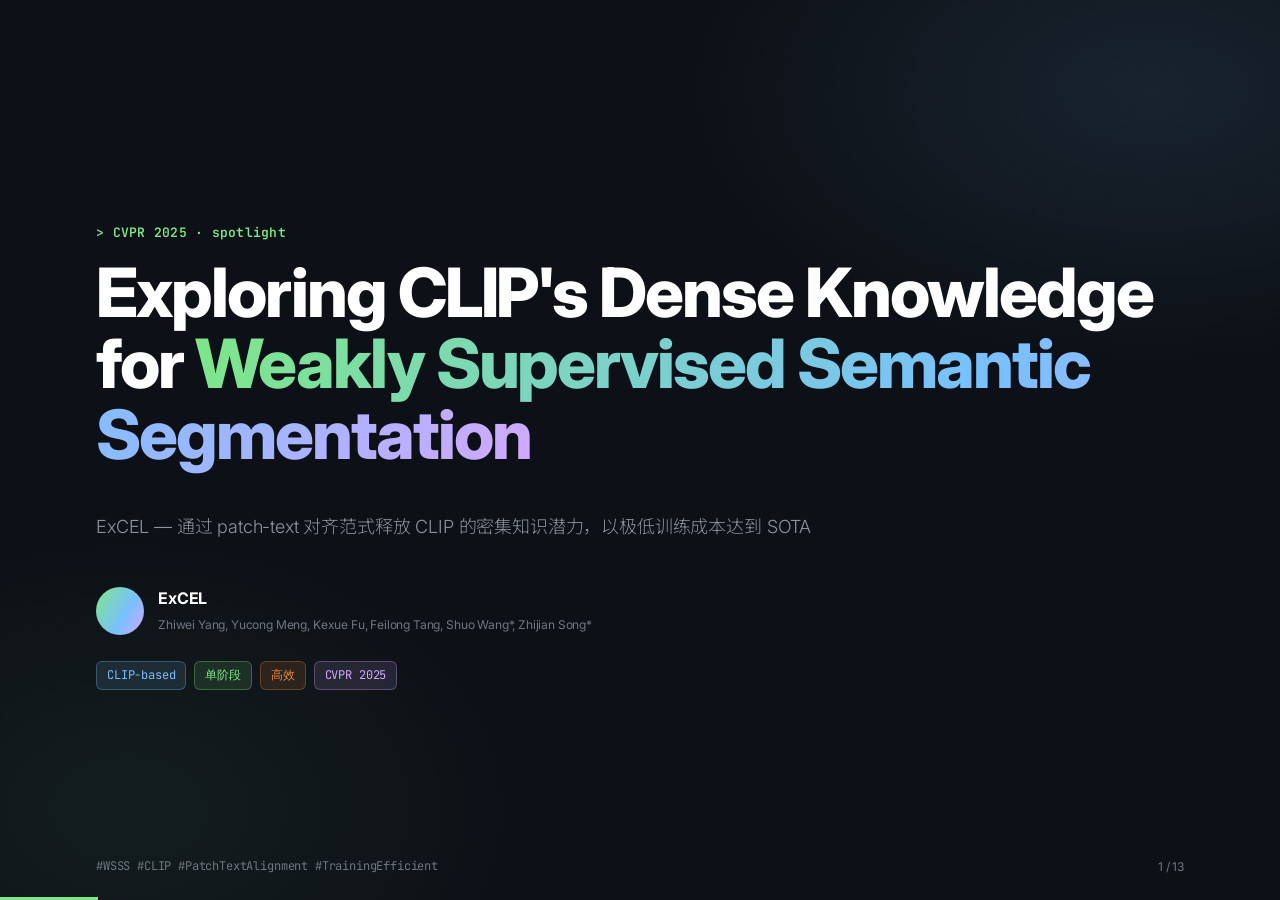
<file: excel-ppt/index.html>
<!DOCTYPE html>
<html lang="zh-CN">
<head>
<meta charset="utf-8"><meta name="viewport" content="width=device-width,initial-scale=1">
<title>ExCEL · 知识卡片 PPT — CVPR 2025</title>
<link rel="stylesheet" href="assets/fonts.css">
<link rel="stylesheet" href="assets/base.css">
<link rel="stylesheet" href="assets/themes/tokyo-night.css">
<link rel="stylesheet" href="assets/animations/animations.css">
<link rel="stylesheet" href="style.css">
</head>
<body class="tpl-excel-ppt">
<div class="deck">

  <!-- 1. Cover -->
  <section class="slide" data-title="Cover">
    <p class="kicker">CVPR 2025 · spotlight</p>
    <h1 class="h1 anim-fade-up" data-anim="fade-up">Exploring CLIP's Dense Knowledge<br>for <span style="background:var(--grad);-webkit-background-clip:text;background-clip:text;color:transparent">Weakly Supervised Semantic Segmentation</span></h1>
    <p class="lede mt-m" style="max-width:720px">ExCEL — 通过 patch-text 对齐范式释放 CLIP 的密集知识潜力，以极低训练成本达到 SOTA</p>
    <div class="speaker"><div class="av"></div><div><b>ExCEL</b><span>Zhiwei Yang, Yucong Meng, Kexue Fu, Feilong Tang, Shuo Wang*, Zhijian Song*</span></div></div>
    <div class="venu-row"><span class="tag tag-clip">CLIP-based</span><span class="tag tag-single">单阶段</span><span class="tag tag-eff">高效</span><span class="tag tag-cvpr">CVPR 2025</span></div>
    <div class="deck-footer"><span class="mono">#WSSS #CLIP #PatchTextAlignment #TrainingEfficient</span><span class="slide-number" data-current="1" data-total="13"></span></div>
  </section>

  <!-- 2. Agenda -->
  <section class="slide" data-title="Agenda">
    <p class="kicker">agenda</p>
    <h2 class="h2">今天的路线</h2>
    <div class="stack mt-l">
      <div class="agenda-row"><span class="num">01</span><span class="t">动机与核心思想</span><span class="d">~2min</span></div>
      <div class="agenda-row"><span class="num">02</span><span class="t">TSE — 文本语义增强</span><span class="d">~3min</span></div>
      <div class="agenda-row"><span class="num">03</span><span class="t">SVC + LVC — 视觉校准</span><span class="d">~4min</span></div>
      <div class="agenda-row"><span class="num">04</span><span class="t">实验结果与效率分析</span><span class="d">~3min</span></div>
      <div class="agenda-row"><span class="num">05</span><span class="t">噪声实验视角 &amp; 复现要点</span><span class="d">~3min</span></div>
    </div>
  </section>

  <!-- 3. Motivation -->
  <section class="slide" data-title="Motivation">
    <p class="kicker">motivation</p>
    <h2 class="h2">CLIP 的密集知识被忽略了</h2>
    <div class="grid g2 mt-l" style="align-items:start">
      <div>
        <div class="card card-warn"><h4>❌ 现有做法</h4><p class="dim">CLIP-based WSSS 方法（CLIP-ES、WeCLIP）聚焦 <b>全局图像-文本对齐</b>，利用 CLIP 的图像级分类能力生成 GradCAM。</p></div>
        <div class="card card-accent mt-m"><h4>✅ ExCEL 洞察</h4><p class="dim">CLIP 的 <b>密集知识</b>（dense knowledge），即补丁-文本对齐（patch-text alignment）能力，在 WSSS 中尚未被充分探索。</p></div>
      </div>
      <div>
        <h4 class="tc mb-s">两个关键挑战</h4>
        <div class="term-card"><div class="bar">⚠️ 挑战</div><div class="body stack">
          <div><span class="num">1</span> <b>文本语义稀疏性</b><br><span class="dim">模板 "a photo of [CLASS]" 只指示物体存在，缺乏定位所需的细节知识</span></div>
          <div><span class="num">2</span> <b>视觉特征细粒度不足</b><br><span class="dim">CLIP 的 image-text 预训练偏向全局表示，q-k 自注意力过度平滑，丢失细粒度空间信息</span></div>
        </div></div>
      </div>
    </div>
  </section>

  <!-- 4. Method Overview -->
  <section class="slide" data-title="Method">
    <p class="kicker">method · overview</p>
    <h2 class="h2">Patch-Text 对齐范式</h2>
    <p class="lede mt-s">直接计算文本嵌入与图像 patch token 之间的余弦相似度生成 CAM，取代传统分类网络 + GAP 流程。</p>
    <div class="pipeline mt-l">
      <div class="pipe-step"><div class="pipe-num">①</div><div class="pipe-label">TSE</div><div class="pipe-desc">LLM 知识库 → 属性聚类 → 文本增强</div></div>
      <div class="pipe-arr">→</div>
      <div class="pipe-step"><div class="pipe-num">②</div><div class="pipe-label">SVC</div><div class="pipe-desc">Intra-correlation → 静态 CAM</div></div>
      <div class="pipe-arr">→</div>
      <div class="pipe-step"><div class="pipe-num">③</div><div class="pipe-label">LVC</div><div class="pipe-desc">Adapter → 动态 CAM</div></div>
      <div class="pipe-arr">→</div>
      <div class="pipe-step"><div class="pipe-num">④</div><div class="pipe-label">分割</div><div class="pipe-desc">动态伪标签 → Decoder</div></div>
    </div>
    <div class="info-box mt-l">
      <p>🔑 <b>核心特点：</b>冻结 CLIP ViT-B backbone，无需重新训练分类网络。辅以轻量 Transformer 分割头，全程单阶段。</p>
    </div>
  </section>

  <!-- 5. TSE -->
  <section class="slide" data-title="TSE">
    <p class="kicker">method · 1 / 3</p>
    <h2 class="h2">TSE — 文本语义增强</h2>
    <div class="grid g2 mt-l" style="align-items:start">
      <div>
        <div class="card card-accent"><h4>💡 核心思想</h4><p class="dim">用 LLM 生成详细描述 → 聚类为隐式属性空间 → 检索最相关属性 → 加权聚合到最终文本表示</p></div>
        <div class="stack mt-m" style="gap:10px">
          <div class="tag tag-full">📝 GPT-4 prompt: "List n descriptions with key properties to describe the [CLASS] in terms of appearance, color, shape, size, or material, etc."</div>
          <div class="tag tag-full">🧮 <b>n=20</b> 条描述/类 × C 类 = n×C 条 → CLIP 编码 → 知识库 T = {Φ(eᵢ)}</div>
          <div class="tag tag-full">🔬 K-means 聚类得 <b>B=112</b> 个质心 → 每类检索 TOP-K 近邻属性</div>
        </div>
      </div>
      <div class="terminal">
        <div class="bar"><span class="dot"></span><span class="dot"></span><span class="dot"></span><span>TSE 公式</span></div>
        <pre style="font-size:13px;line-height:1.8">
<span class="cmt">// 隐式属性狩猎</span>
A = Kmeans(T, B) = {aᵢ}ᵢ₌₁ᴮ

<span class="cmt">// 每类检索 TOP-K</span>
A_c = {aⱼ : j ∈ argtopkⱼ₌₁ᴮ t_cᵀ aⱼ}

<span class="cmt">// 加权聚合</span>
T_c = t_c + λ Σ softmax(t_cᵀ aⱼ) aⱼ

<span class="cmt">// 最终 CAM</span>
CAM = Norm(cos(P, T))</pre>
      </div>
    </div>
  </section>

  <!-- 6. SVC -->
  <section class="slide" data-title="SVC">
    <p class="kicker">method · 2 / 3</p>
    <h2 class="h2">SVC — 静态视觉校准</h2>
    <div class="grid g2 mt-l" style="align-items:start">
      <div>
        <div class="card card-accent"><h4>💡 核心思想</h4><p class="dim">CLIP 的 q-k 自注意力过度平滑 → 用 <b>Intra-correlation</b> 替换，在中间层各空间 {q, k, v} <b>内部</b>计算相关性</p></div>
        <div class="stack mt-m">
          <div class="tag tag-full">📐 对每层 l，SVC 注意力图：<br>S<sup>l</sup>_attn = Σ wᵢ · SA(Oᵢ, Oᵢ), Oᵢ ∈ {q, k, v}</div>
          <div class="tag tag-full">🔢 l ∈ {12-N, ..., 12}, <b>N=5</b> 为中间层数</div>
          <div class="tag tag-full">✅ <b>Training-free</b>：无需训练，直接替代 q-k attention</div>
        </div>
      </div>
      <div class="result-card">
        <h4 class="tc">SVC 消融（种子质量）</h4>
        <table class="ablation-tbl">
          <tr><th>设置</th><th>Prec</th><th>Rec</th><th>mIoU</th></tr>
          <tr><td>CLIP q-k (baseline)</td><td>18.0</td><td>21.8</td><td class="hl2">11.2</td></tr>
          <tr><td>MaskCLIP (用 v)</td><td>77.1</td><td>80.9</td><td class="hl2">65.8</td></tr>
          <tr><td>SVC (多层 M.C.)</td><td class="hl">82.2</td><td class="hl">88.2</td><td class="hl">74.6</td></tr>
        </table>
        <p class="dim tc mt-s" style="font-size:12px">SVC 单独从 11.2% → 74.6%，q-k 确实是瓶颈</p>
      </div>
    </div>
  </section>

  <!-- 7. LVC -->
  <section class="slide" data-title="LVC">
    <p class="kicker">method · 3 / 3</p>
    <h2 class="h2">LVC — 可学习视觉校准</h2>
    <div class="grid g2 mt-l" style="align-items:start">
      <div>
        <div class="card card-accent"><h4>💡 核心思想</h4><p class="dim">轻量适配器学习动态 token 关系，在 SVC 上叠加分布偏移，<b>不改变 CLIP 预训练权重</b></p></div>
        <div class="stack mt-m" style="gap:8px">
          <div class="tag tag-full">⚙️ 从 CLIP 1-12 层提取冻结特征 F<sub>l</sub> → 独立 MLP δ(·) → 卷积融合</div>
          <div class="tag tag-full">🔗 动态关系矩阵 r = α(cos(F<sub>d</sub>,F<sub>d</sub>) - β·mean) → ReLU → R</div>
          <div class="tag tag-full">🎯 多样性损失 L<sub>div</sub> 显式抑制 token 同质化</div>
        </div>
        <div class="info-box mt-m">
          <p><b>总损失：</b>L = L<sub>seg</sub> + γL<sub>div</sub>, γ=0.1</p>
        </div>
      </div>
      <div class="ablation-card">
        <h4 class="tc">完整消融（Tab.3）</h4>
        <table class="ablation-tbl">
          <tr><th>SVC</th><th>TSE</th><th>LVC</th><th>mIoU</th></tr>
          <tr><td>—</td><td>—</td><td>—</td><td class="hl2">12.1</td></tr>
          <tr><td>✓</td><td>—</td><td>—</td><td class="hl">72.5</td></tr>
          <tr><td>✓</td><td>✓</td><td>—</td><td class="hl">74.7</td></tr>
          <tr><td>✓</td><td>—</td><td>✓</td><td class="hl">75.1</td></tr>
          <tr class="row-hl"><td>✓</td><td>✓</td><td>✓</td><td class="hl"><b>77.2</b></td></tr>
        </table>
        <p class="dim tc mt-s" style="font-size:12px">SVC 定基 → TSE 提升 recall → LVC 提升 precision</p>
      </div>
    </div>
  </section>

  <!-- 8. Results -->
  <section class="slide" data-title="Results">
    <p class="kicker">results · main</p>
    <h2 class="h2">SOTA 分割性能</h2>
    <div class="table-scroll mt-l">
      <table class="result-tbl">
        <thead><tr><th>方法</th><th>会议</th><th>范式</th><th>Backbone</th><th>VOC val</th><th>VOC test</th><th>COCO val</th></tr></thead>
        <tbody>
          <tr><td>ToCo</td><td>CVPR'23</td><td>单阶段</td><td>ViT-B</td><td>71.1</td><td>72.2</td><td>42.3</td></tr>
          <tr><td>CLIP-ES</td><td>CVPR'23</td><td>多阶段</td><td>RN101</td><td>72.2</td><td>72.8</td><td>45.4</td></tr>
          <tr><td>DuPL</td><td>CVPR'24</td><td>单阶段</td><td>ViT-B</td><td>73.3</td><td>72.8</td><td>44.6</td></tr>
          <tr><td>SeCo</td><td>CVPR'24</td><td>单阶段</td><td>ViT-B</td><td>74.0</td><td>73.8</td><td>46.7</td></tr>
          <tr><td>WeCLIP</td><td>CVPR'24 ✨</td><td>单阶段</td><td>CLIP ViT-B*</td><td>76.4</td><td>77.2</td><td>47.1</td></tr>
          <tr class="row-hl"><td><b>ExCEL</b></td><td><b>CVPR'25</b></td><td><b>单阶段</b></td><td><b>CLIP ViT-B*</b></td><td><b>78.4</b></td><td><b>78.5</b></td><td><b>50.3</b></td></tr>
        </tbody>
      </table>
    </div>
    <div class="grid g3 mt-l">
      <div class="stat-card"><div class="stat-num">96.1%</div><div class="stat-label">全监督性能相对比</div><div class="stat-desc">ExCEL vs DeepLabV2 (82.3)</div></div>
      <div class="stat-card"><div class="stat-num">78.0</div><div class="stat-label">CAM mIoU</div><div class="stat-desc">种子质量远超 CLIP-ES 70.8</div></div>
      <div class="stat-card"><div class="stat-num">+4.1%</div><div class="stat-label">无 CRF 仍 SOTA</div><div class="stat-desc">77.2/77.3/49.3 无后处理</div></div>
    </div>
  </section>

  <!-- 9. Efficiency -->
  <section class="slide" data-title="Efficiency">
    <p class="kicker">efficiency</p>
    <h2 class="h2">极低的训练成本</h2>
    <div class="grid g2 mt-l" style="align-items:start">
      <div class="table-scroll">
        <table class="result-tbl">
          <thead><tr><th>方法</th><th>训练时间</th><th>显存</th><th>CAM mIoU</th><th>Seg mIoU</th></tr></thead>
          <tbody>
            <tr><td>MCTformer+</td><td>1496 min</td><td>18.0 G</td><td>68.8</td><td>74.0</td></tr>
            <tr><td>CLIP-ES</td><td>420 min</td><td>12.0 G</td><td>70.8</td><td>72.2</td></tr>
            <tr><td>ToCo</td><td>506 min</td><td>17.9 G</td><td>71.6</td><td>71.1</td></tr>
            <tr><td>WeCLIP</td><td>270 min</td><td>6.2 G</td><td>75.4</td><td>76.4</td></tr>
            <tr><td>ExCEL* (TF)</td><td><b>0</b></td><td><b>2.9 G</b></td><td><b>74.6</b></td><td>—</td></tr>
            <tr class="row-hl"><td><b>ExCEL</b></td><td><b>90 min</b></td><td><b>3.2 G</b></td><td><b>78.0</b></td><td><b>78.4</b></td></tr>
          </tbody>
        </table>
      </div>
      <div class="stack" style="gap:12px">
        <div class="eff-bar"><span class="eff-label">ExCEL</span><span class="eff-track"><span class="eff-fill" style="width:6%;background:var(--accent)">90min</span></span></div>
        <div class="eff-bar"><span class="eff-label">WeCLIP</span><span class="eff-track"><span class="eff-fill" style="width:18%">270min</span></span></div>
        <div class="eff-bar"><span class="eff-label">CLIP-ES</span><span class="eff-track"><span class="eff-fill" style="width:28%">420min</span></span></div>
        <div class="eff-bar"><span class="eff-label">ToCo</span><span class="eff-track"><span class="eff-fill" style="width:34%">506min</span></span></div>
        <div class="eff-bar"><span class="eff-label">MCTformer+</span><span class="eff-track"><span class="eff-fill" style="width:100%">1496min</span></span></div>
        <div class="info-box mt-s"><p>🎯 ExCEL 仅 MCTformer+ 的 <b>6%</b> 训练时间，WeCLIP 的 <b>33%</b>。一张 RTX 3090 足矣。</p></div>
      </div>
    </div>
  </section>

  <!-- 10. Ablation Analysis -->
  <section class="slide" data-title="Analysis">
    <p class="kicker">analysis</p>
    <h2 class="h2">深入分析与洞察</h2>
    <div class="grid g2 mt-l" style="align-items:start">
      <div>
        <h4>属性数量影响 (Tab.4)</h4>
        <table class="ablation-tbl mt-s" style="width:100%">
          <tr><th>B</th><td>—</td><td>32</td><td>64</td><td class="hl">112</td><td>144</td><td>196</td></tr>
          <tr><th>mIoU</th><td>75.1</td><td>75.8</td><td>76.2</td><td class="hl"><b>77.2</b></td><td>77.0</td><td>76.5</td></tr>
        </table>
        <p class="dim mt-s" style="font-size:13px">直接拼接 75.1% → 聚类后 77.2%（B=112）。过聚类导致类间混淆。</p>
      </div>
      <div>
        <h4>注意力特征演变</h4>
        <div class="stack mt-s" style="gap:8px">
          <div class="tag tag-full">❌ CLIP q-k → 过度平滑（mIoU 11.2%）</div>
          <div class="tag tag-full">⚠️ MaskCLIP v-v → 保留多样性仍模糊（65.8%）</div>
          <div class="tag tag-full">✅ SVC → 清晰边界（74.6%）</div>
          <div class="tag tag-full">🏆 ExCEL → 语义分组明确（78.0%）</div>
        </div>
        <div class="info-box mt-m"><p>🔬 SVC 的 Intra-correlation 避免了 q-k 注意力的平滑效应，这是 ExCEL 最大的贡献之一。</p></div>
      </div>
    </div>
  </section>

  <!-- 11. Noise Perspective -->
  <section class="slide" data-title="Noise">
    <p class="kicker">noise experiment · perspective</p>
    <h2 class="h2">同类对比与噪声实验视角</h2>
    <div class="table-scroll mt-l">
      <table class="result-tbl">
        <thead><tr><th>维度</th><th>ExCEL</th><th>WeCLIP</th><th>CLIP-ES</th><th>ToCo</th></tr></thead>
        <tbody>
          <tr><td>范式</td><td>单阶段</td><td>单阶段</td><td>多阶段</td><td>单阶段</td></tr>
          <tr><td>Backbone</td><td>冻结 CLIP</td><td>冻结 CLIP</td><td>微调 CLIP</td><td>从头训练</td></tr>
          <tr><td>CAM 方式</td><td class="hl">Patch-text 余弦</td><td>Decoder 特征</td><td>GradCAM</td><td>Token 对比</td></tr>
          <tr><td>文本增强</td><td class="hl">LLM + 属性聚类</td><td>无</td><td>无</td><td>无</td></tr>
          <tr><td>噪声敏感性</td><td class="hl2">低（冻结）</td><td class="hl2">低（冻结）</td><td>中（微调）</td><td>高（端到端）</td></tr>
          <tr><td>VOC val</td><td class="hl"><b>78.4</b></td><td>76.4</td><td>72.2</td><td>71.1</td></tr>
        </tbody>
      </table>
    </div>
    <div class="grid g2 mt-l">
      <div class="card card-accent"><h4>🎯 噪声实验启示</h4><p class="dim">单阶段+冻结 CLIP 的方法对伪标签噪声鲁棒性可能天然优于多阶段端到端训练。SVC 的 Intra-correlation 和 LVC 的多样性损失显式抑制 token 同质化。</p></div>
      <div class="card card-warn"><h4>⚠️ 需注意</h4><p class="dim">ExCEL 依赖 LLM 生成属性——外部知识在高噪声场景提供更鲁棒语义先验，但也可能引入新模态噪声（LLM 描述不准确）。</p></div>
    </div>
  </section>

  <!-- 12. Reproduction -->
  <section class="slide" data-title="Reproduction">
    <p class="kicker">reproduction</p>
    <h2 class="h2">复现要点 &amp; 可能踩的坑</h2>
    <div class="grid g2 mt-l" style="align-items:start">
      <div class="terminal">
        <div class="bar"><span class="dot"></span><span class="dot"></span><span class="dot"></span><span>config.json</span></div>
<pre><span class="kw">backbone</span>: CLIP ViT-B <span class="cmt"># 冻结</span>
<span class="kw">optimizer</span>: AdamW
<span class="kw">lr</span>: 1e-4 / weight decay: 1e-2
<span class="kw">iters</span>: VOC 30k / COCO 100k
<span class="kw">attributes B</span>: VOC 112 / COCO 224
<span class="kw">SVC layers N</span>: 5 <span class="cmt"># 最后 5 层</span>
<span class="kw">scaling</span>: α=3.0 β=1.0 γ=0.1
<span class="kw">decoder</span>: 简单 Transformer head
<span class="kw">LLM</span>: GPT-4 × 20 desc/class
<span class="kw">GPU</span>: 1× RTX 3090 (3.2 GB)</pre>
      </div>
      <div class="stack" style="gap:10px">
        <div class="card card-warn"><span class="num">⚠️ 1</span><h4>LLM 依赖</h4><p class="dim">需要 GPT-4 API key。论文未讨论开源 LLM 替代方案。</p></div>
        <div class="card card-warn"><span class="num">⚠️ 2</span><h4>B 值搜索</h4><p class="dim">B=112 是在 VOC 20 类上调优的，其他数据集需重新搜索。</p></div>
        <div class="card card-warn"><span class="num">⚠️ 3</span><h4>CLIP 版本</h4><p class="dim">论文只用 ViT-B，换了其他变体是否需要调参未知。</p></div>
        <div class="card card-warn"><span class="num">⚠️ 4</span><h4>Training-free 陷阱</h4><p class="dim">SVC 无需训练达 74.6%，但 LVC 只提升 ~3.4%。如果 LVC 加不上，可能是适配器超参问题。</p></div>
      </div>
    </div>
  </section>

  <!-- 13. References + Q&A -->
  <section class="slide center tc" data-title="References">
    <div>
      <div class="mono" style="font-size:80px;color:var(--accent);font-weight:800;letter-spacing:-.04em">📄</div>
      <h2 class="h2">关键参考文献</h2>
      <div class="stack mt-m" style="max-width:600px;margin:0 auto;text-align:left">
        <div class="ref-item"><span class="ref-id">[24]</span> Radford et al. <i>Learning Transferable Visual Models from Natural Language Supervision.</i> ICML 2021. <b>CLIP</b></div>
        <div class="ref-item"><span class="ref-id">[20]</span> Lin et al. <i>CLIP is Also an Efficient Segmenter.</i> CVPR 2023. <b>CLIP-ES</b></div>
        <div class="ref-item"><span class="ref-id">[43]</span> Zhang et al. <i>Frozen CLIP: A Strong Backbone for WSSS.</i> CVPR 2024. <b>WeCLIP</b></div>
        <div class="ref-item"><span class="ref-id">[47]</span> Zhou et al. <i>Extract Free Dense Labels from CLIP.</i> ECCV 2022. <b>MaskCLIP</b></div>
      </div>
      <div class="row mt-l" style="justify-content:center">
        <span class="tag">📎 github.com/zwyang6/ExCEL</span>
        <span class="tag">📄 arXiv: 2503.20826</span>
      </div>
      <p class="mono mt-l" style="color:var(--text-3);font-size:14px">← → / Space 翻页 · T 切换主题 · S 演讲者模式 · O 总览</p>
    </div>
  </section>

</div>
<script src="assets/runtime.js"></script>
</body></html>
</file>
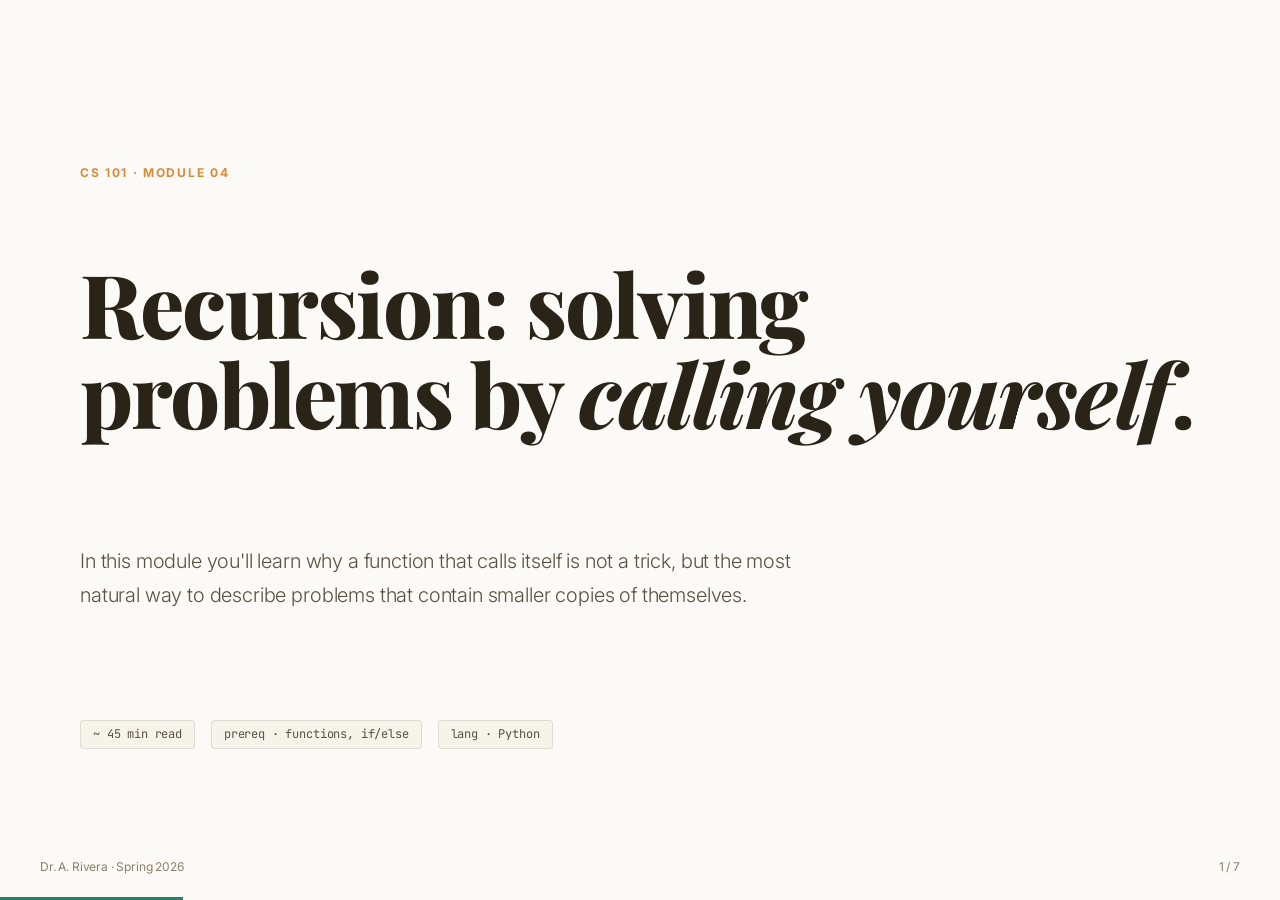
<file: excel-ppt/templates/full-decks/course-module/index.html>
<!DOCTYPE html>
<html lang="en">
<head>
<meta charset="utf-8"><meta name="viewport" content="width=device-width,initial-scale=1">
<title>Module 04 · Recursion · CS101</title>
<link rel="stylesheet" href="../../../assets/fonts.css">
<link rel="stylesheet" href="../../../assets/base.css">
<link rel="stylesheet" href="../../../assets/animations/animations.css">
<link rel="stylesheet" href="style.css">
</head>
<body class="tpl-course-module">
<div class="deck">

  <!-- 1. Cover -->
  <section class="slide full" data-title="Cover">
    <p class="kicker">CS 101 · MODULE 04</p>
    <h1 class="h1 mt-s">Recursion: solving<br>problems by <em>calling yourself</em>.</h1>
    <p class="lede mt-l" style="max-width:62ch">In this module you'll learn why a function that calls itself is not a trick, but the most natural way to describe problems that contain smaller copies of themselves.</p>
    <div class="row mt-l" style="gap:16px">
      <span class="pill-academic">~ 45 min read</span>
      <span class="pill-academic">prereq · functions, if/else</span>
      <span class="pill-academic">lang · Python</span>
    </div>
    <div class="deck-footer"><span>Dr. A. Rivera · Spring 2026</span><span class="slide-number" data-current="1" data-total="7"></span></div>
  </section>

  <!-- 2. Objectives -->
  <section class="slide" data-title="Objectives">
    <aside class="sidebar">
      <div class="brand">CS 101 · M04</div>
      <h5>Learning objectives</h5>
      <ul class="obj-list">
        <li class="current">Define recursion</li>
        <li>Identify a base case</li>
        <li>Trace a recursive call</li>
        <li>Convert loop ↔ recursion</li>
        <li>Recognize when recursion helps</li>
      </ul>
      <h5>Module progress</h5>
      <p class="dim" style="font-size:13px">Page 2 of 7 · ~5 min in</p>
    </aside>
    <div class="main">
      <p class="kicker">OBJECTIVES</p>
      <h2 class="h2 mt-s">By the end, you will be able to…</h2>
      <div class="stack mt-l">
        <div class="concept-box"><h4>① Explain recursion in one sentence.</h4><p class="dim">"A function that solves a problem by calling itself on a smaller version of that problem."</p></div>
        <div class="concept-box"><h4>② Write a base case that always terminates.</h4><p class="dim">Every recursive function must have an exit door, or it runs forever.</p></div>
        <div class="concept-box"><h4>③ Trace a call stack on paper.</h4><p class="dim">Given <code>fact(4)</code>, draw the stack frames top-to-bottom.</p></div>
        <div class="concept-box"><h4>④ Convert a while-loop to a recursive equivalent.</h4><p class="dim">And explain when one is clearer than the other.</p></div>
      </div>
    </div>
  </section>

  <!-- 3. Concept -->
  <section class="slide" data-title="Concept">
    <aside class="sidebar">
      <div class="brand">CS 101 · M04</div>
      <h5>Learning objectives</h5>
      <ul class="obj-list">
        <li class="done">Define recursion</li>
        <li class="current">Identify a base case</li>
        <li>Trace a recursive call</li>
        <li>Convert loop ↔ recursion</li>
        <li>Recognize when recursion helps</li>
      </ul>
      <h5>Key terms</h5>
      <p class="dim" style="font-size:13px">base case · recursive case · call stack · tail call</p>
    </aside>
    <div class="main">
      <p class="kicker">CORE CONCEPT</p>
      <h2 class="h2 mt-s">Two parts, always.</h2>
      <p class="lede mt-m">A recursive function has exactly two things inside it: a <b>base case</b> (when to stop) and a <b>recursive case</b> (how to shrink the problem before calling yourself).</p>
      <div class="callout">
        <b>Rule of thumb.</b> If you can't name the base case out loud, don't write the recursion yet. Draw it on paper first.
      </div>
      <div class="grid g2 mt-l">
        <div class="concept-box"><h4>Base case</h4><p class="dim">The smallest possible input — one the function answers directly, without calling itself.</p><p class="pill-academic">e.g. <b>n == 0</b></p></div>
        <div class="concept-box"><h4>Recursive case</h4><p class="dim">Every other input — delegate to a smaller version of the same problem.</p><p class="pill-academic">e.g. <b>n × fact(n-1)</b></p></div>
      </div>
    </div>
  </section>

  <!-- 4. Example -->
  <section class="slide" data-title="Example">
    <aside class="sidebar">
      <div class="brand">CS 101 · M04</div>
      <h5>Learning objectives</h5>
      <ul class="obj-list">
        <li class="done">Define recursion</li>
        <li class="done">Identify a base case</li>
        <li class="current">Trace a recursive call</li>
        <li>Convert loop ↔ recursion</li>
        <li>Recognize when recursion helps</li>
      </ul>
      <h5>Try it yourself</h5>
      <p class="dim" style="font-size:13px">Open repl.it and run the code on the right. Then try <code>fact(10)</code>.</p>
    </aside>
    <div class="main">
      <p class="kicker">WORKED EXAMPLE</p>
      <h2 class="h2 mt-s">Factorial, 7 lines.</h2>
      <div class="code mt-m"><pre style="margin:0"><span class="cmt"># fact(n) = n × (n-1) × … × 1,  and fact(0) = 1</span>
<span class="kw">def</span> fact(n):
    <span class="kw">if</span> n == <span class="str">0</span>:          <span class="cmt"># base case</span>
        <span class="kw">return</span> <span class="str">1</span>
    <span class="kw">return</span> n * fact(n - <span class="str">1</span>)   <span class="cmt"># recursive case</span>

<span class="kw">print</span>(fact(<span class="str">4</span>))   <span class="cmt"># → 24</span></pre></div>
      <div class="callout">
        <b>Trace fact(4).</b> 4 × fact(3) → 4 × (3 × fact(2)) → 4 × 3 × (2 × fact(1)) → 4 × 3 × 2 × 1 × fact(0) → 4 × 3 × 2 × 1 × 1 = <b>24</b>.
      </div>
    </div>
  </section>

  <!-- 5. Exercise -->
  <section class="slide" data-title="Exercise">
    <aside class="sidebar">
      <div class="brand">CS 101 · M04</div>
      <h5>Learning objectives</h5>
      <ul class="obj-list">
        <li class="done">Define recursion</li>
        <li class="done">Identify a base case</li>
        <li class="done">Trace a recursive call</li>
        <li class="current">Convert loop ↔ recursion</li>
        <li>Recognize when recursion helps</li>
      </ul>
      <h5>Time</h5>
      <p class="dim" style="font-size:13px">~10 minutes · solo</p>
    </aside>
    <div class="main">
      <p class="kicker">EXERCISE 4.1</p>
      <h2 class="h2 mt-s">Write <em>sum_to(n)</em>.</h2>
      <p class="lede mt-m">Return <code>1 + 2 + … + n</code> using recursion — no loops allowed.</p>
      <div class="exercise mt-l">
        <p style="margin:0;font-size:18px;color:var(--text-1)"><b>Your task</b></p>
        <ol style="color:var(--text-2);line-height:1.8;margin:10px 0 0">
          <li>Write the base case. What does <code>sum_to(0)</code> return?</li>
          <li>Write the recursive case in terms of <code>sum_to(n - 1)</code>.</li>
          <li>Test it: <code>sum_to(5) == 15</code>, <code>sum_to(10) == 55</code>.</li>
          <li>Bonus: what happens if you call <code>sum_to(-3)</code>? Fix it.</li>
        </ol>
      </div>
      <p class="dim mt-m" style="font-size:14px">Stuck? Remember: a base case is the smallest input you already know the answer to.</p>
    </div>
  </section>

  <!-- 6. Check understanding -->
  <section class="slide" data-title="Check">
    <aside class="sidebar">
      <div class="brand">CS 101 · M04</div>
      <h5>Learning objectives</h5>
      <ul class="obj-list">
        <li class="done">Define recursion</li>
        <li class="done">Identify a base case</li>
        <li class="done">Trace a recursive call</li>
        <li class="done">Convert loop ↔ recursion</li>
        <li class="current">Recognize when recursion helps</li>
      </ul>
      <h5>Self-assess</h5>
      <p class="dim" style="font-size:13px">You should get 3/3.</p>
    </aside>
    <div class="main">
      <p class="kicker">CHECK YOUR UNDERSTANDING</p>
      <h2 class="h2 mt-s">Which function will recurse forever?</h2>
      <div class="mt-l">
        <div class="mcq"><div class="letter">A</div><div><b>def f(n): return 1 if n == 0 else n * f(n - 1)</b><p class="dim" style="font-size:13px;margin:4px 0 0">Base case <code>n == 0</code>, shrinks toward it. Terminates.</p></div></div>
        <div class="mcq correct"><div class="letter">B</div><div><b>def f(n): return n + f(n + 1)</b><p class="dim" style="font-size:13px;margin:4px 0 0"><b style="color:var(--accent)">✓ Correct.</b> No base case, and <code>n</code> grows — infinite recursion.</p></div></div>
        <div class="mcq"><div class="letter">C</div><div><b>def f(n): return n if n &lt; 2 else f(n - 1) + f(n - 2)</b><p class="dim" style="font-size:13px;margin:4px 0 0">Classic Fibonacci. Base case on <code>n &lt; 2</code>. Terminates.</p></div></div>
      </div>
    </div>
  </section>

  <!-- 7. Summary -->
  <section class="slide full" data-title="Summary">
    <p class="kicker">SUMMARY · MODULE 04</p>
    <h1 class="h1 mt-s">You can now…</h1>
    <div class="grid g2 mt-l">
      <div class="concept-box"><h4>✓ Define recursion</h4><p class="dim">A function that calls itself on a smaller input.</p></div>
      <div class="concept-box"><h4>✓ Write a safe base case</h4><p class="dim">Every recursion needs an exit door.</p></div>
      <div class="concept-box"><h4>✓ Trace a call stack</h4><p class="dim">You can unwind <code>fact(4)</code> by hand.</p></div>
      <div class="concept-box"><h4>✓ Judge when to use it</h4><p class="dim">Trees and self-similar problems → recursion. Flat iteration → loop.</p></div>
    </div>
    <div class="callout mt-l">
      <b>Up next · Module 05.</b> Divide &amp; conquer: merge sort. We'll use everything you just learned — but on lists, not numbers.
    </div>
  </section>

</div>
<script src="../../../assets/runtime.js"></script>
</body></html>
</file>
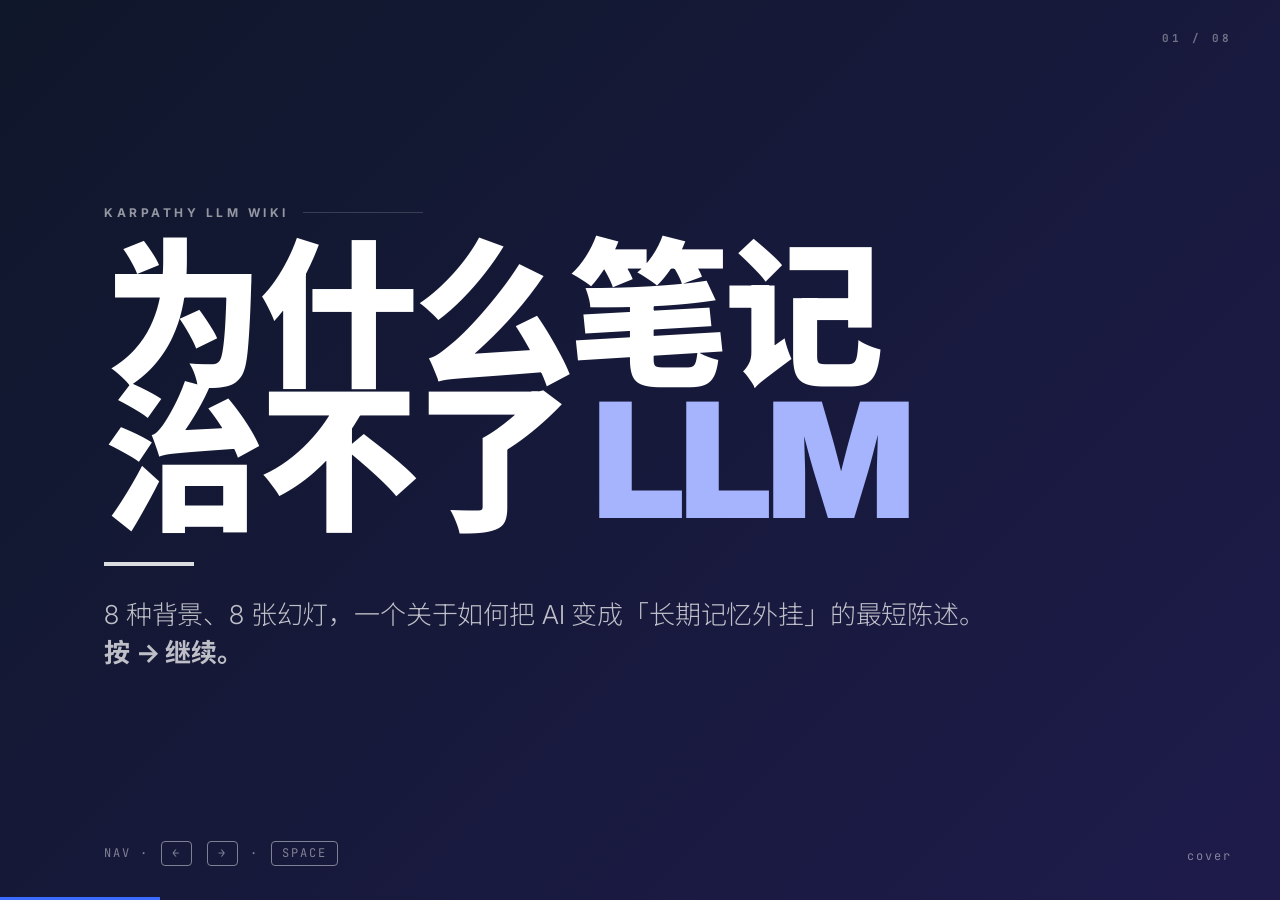
<file: excel-ppt/templates/full-decks/dir-key-nav-minimal/index.html>
<!DOCTYPE html>
<html lang="zh-CN">
<head>
<meta charset="UTF-8">
<meta name="viewport" content="width=device-width, initial-scale=1">
<title>Dir-Key Nav Minimal</title>
<link rel="stylesheet" href="../../../assets/fonts.css">
<link rel="stylesheet" href="../../../assets/base.css">
<link rel="stylesheet" href="style.css">
</head>
<body class="tpl-dir-key-nav-minimal">
<div class="deck">

  <!-- 1. COVER · indigo -->
  <section class="slide t-indigo is-active">
    <div class="dk-snum">01 / 08</div>
    <div style="margin:auto 0">
      <div class="dk-eyebrow">Karpathy LLM Wiki</div>
      <h1 class="dk-h0">为什么笔记<br>治不了 <span class="dk-accent">LLM</span></h1>
      <span class="dk-line"></span>
      <p class="dk-lede">8 种背景、8 张幻灯，一个关于如何把 AI 变成「长期记忆外挂」的最短陈述。<strong>按 → 继续。</strong></p>
    </div>
    <div class="dk-keyhint">nav · <kbd>←</kbd> <kbd>→</kbd> · <kbd>space</kbd></div>
    <div class="dk-page">cover</div>
  </section>

  <!-- 2. SECTION · cream -->
  <section class="slide t-cream">
    <div class="dk-snum">02 / 08</div>
    <div style="margin:auto 0">
      <div class="dk-eyebrow">Chapter 01</div>
      <h1 class="dk-h0">The <span class="dk-accent">Problem</span>.</h1>
      <span class="dk-line"></span>
      <p class="dk-lede">Token 上限是一个物理事实。你每次和 LLM 说话，它都是一个失忆症患者。</p>
    </div>
    <div class="dk-keyhint">chapter · 01 / 04</div>
    <div class="dk-page">section</div>
  </section>

  <!-- 3. CONTENT · crimson -->
  <section class="slide t-crimson">
    <div class="dk-snum">03 / 08</div>
    <div style="margin:auto 0">
      <div class="dk-eyebrow">Symptoms</div>
      <h2 class="dk-h1">四种你已经<br>受够的<br><span class="dk-accent">遗忘</span>。</h2>
      <ul class="dk-list">
        <li>昨天聊过的项目，今天重新解释一遍</li>
        <li>上下文窗口一到，它开始「编造记忆」</li>
        <li>不同 session 之间毫无关联，就像第一次见</li>
        <li>你的真正偏好从未被记住，每次都要 re-prompt</li>
      </ul>
    </div>
    <div class="dk-keyhint">content · list</div>
    <div class="dk-page">03</div>
  </section>

  <!-- 4. CONTENT · emerald -->
  <section class="slide t-emerald">
    <div class="dk-snum">04 / 08</div>
    <div style="margin:auto 0">
      <div class="dk-eyebrow">The Fix</div>
      <h2 class="dk-h1">答案不是<br><span class="dk-accent">更大</span> 的窗口。</h2>
      <p class="dk-lede" style="margin-top:10px">而是：把你的知识、偏好、历史都<strong>写进文件系统</strong>。<br>让 LLM 每次对话前，先去读那个系统。</p>
      <div class="dk-grid-2">
        <div class="dk-col"><h3>× 窗口 stuffing</h3><p>把所有东西塞 prompt，贵、慢、最终溢出。</p></div>
        <div class="dk-col"><h3>✓ 文件 + 检索</h3><p>按需加载，永远不溢出，结构化可 diff。</p></div>
      </div>
    </div>
    <div class="dk-keyhint">content · compare</div>
    <div class="dk-page">04</div>
  </section>

  <!-- 5. CODE · slate -->
  <section class="slide t-slate">
    <div class="dk-snum">05 / 08</div>
    <div style="margin:auto 0">
      <div class="dk-eyebrow">Minimal Setup</div>
      <h2 class="dk-h2"><span class="dk-accent">4 行</span> YAML<br>就能开始。</h2>
      <pre class="dk-code">memory:
  root: ~/.llm-wiki
  format: markdown
  retrieval: hybrid  # embedding + bm25</pre>
      <p class="dk-lede" style="margin-top:16px;font-size:20px">你现在拥有一个会随时间增长的 <strong>第二大脑</strong>。每次对话它都会被读、被更新。</p>
    </div>
    <div class="dk-keyhint">content · code</div>
    <div class="dk-page">05</div>
  </section>

  <!-- 6. CHART · violet — big number with bar -->
  <section class="slide t-violet">
    <div class="dk-snum">06 / 08</div>
    <div style="margin:auto 0">
      <div class="dk-eyebrow">30-day result</div>
      <div class="dk-big dk-accent">87%</div>
      <p class="dk-lede" style="margin-top:14px;font-size:26px">的 re-explain 被消除。平均每次对话节省 <strong>4.2 分钟</strong> 的 re-context。</p>
      <svg viewBox="0 0 900 80" style="width:100%;max-width:900px;margin-top:30px">
        <rect x="0" y="30" width="900" height="22" rx="11" fill="rgba(255,255,255,.12)"/>
        <rect x="0" y="30" width="783" height="22" rx="11" fill="#c4b5fd"/>
        <text x="792" y="47" font-family="JetBrains Mono" font-size="16" fill="#c4b5fd" font-weight="700">87%</text>
      </svg>
    </div>
    <div class="dk-keyhint">chart · big-num</div>
    <div class="dk-page">06</div>
  </section>

  <!-- 7. CTA · white -->
  <section class="slide t-white">
    <div class="dk-snum">07 / 08</div>
    <div style="margin:auto 0">
      <div class="dk-eyebrow">Start tonight</div>
      <h2 class="dk-h1">开始<br>你的 <span class="dk-accent">wiki</span>。</h2>
      <span class="dk-line"></span>
      <p class="dk-lede">不是装又一个插件。是决定：从今晚起，<strong>你的所有 AI 对话都要有一个共同的 vault</strong>。</p>
      <pre class="dk-code" style="font-size:18px">$ mkdir ~/llm-wiki && cd ~/llm-wiki
$ git init
$ echo "# my brain" > README.md</pre>
    </div>
    <div class="dk-keyhint">cta · three-commands</div>
    <div class="dk-page">07</div>
  </section>

  <!-- 8. THANKS · charcoal -->
  <section class="slide t-charcoal">
    <div class="dk-snum">08 / 08</div>
    <div style="margin:auto 0">
      <div class="dk-eyebrow">End · thanks for staying</div>
      <h1 class="dk-h0"><span class="dk-accent">謝謝</span>。</h1>
      <span class="dk-line"></span>
      <p class="dk-lede">Karpathy 的原始 thread + 我的 vault 结构都在 <strong>github.com/lewis/llm-wiki</strong>。欢迎按 ← 再看一遍。</p>
    </div>
    <div class="dk-keyhint">press <kbd>←</kbd> to rewind · <kbd>F</kbd> for fullscreen</div>
    <div class="dk-page">fin</div>
  </section>

</div>
<script src="../../../assets/runtime.js"></script>
</body>
</html>
</file>
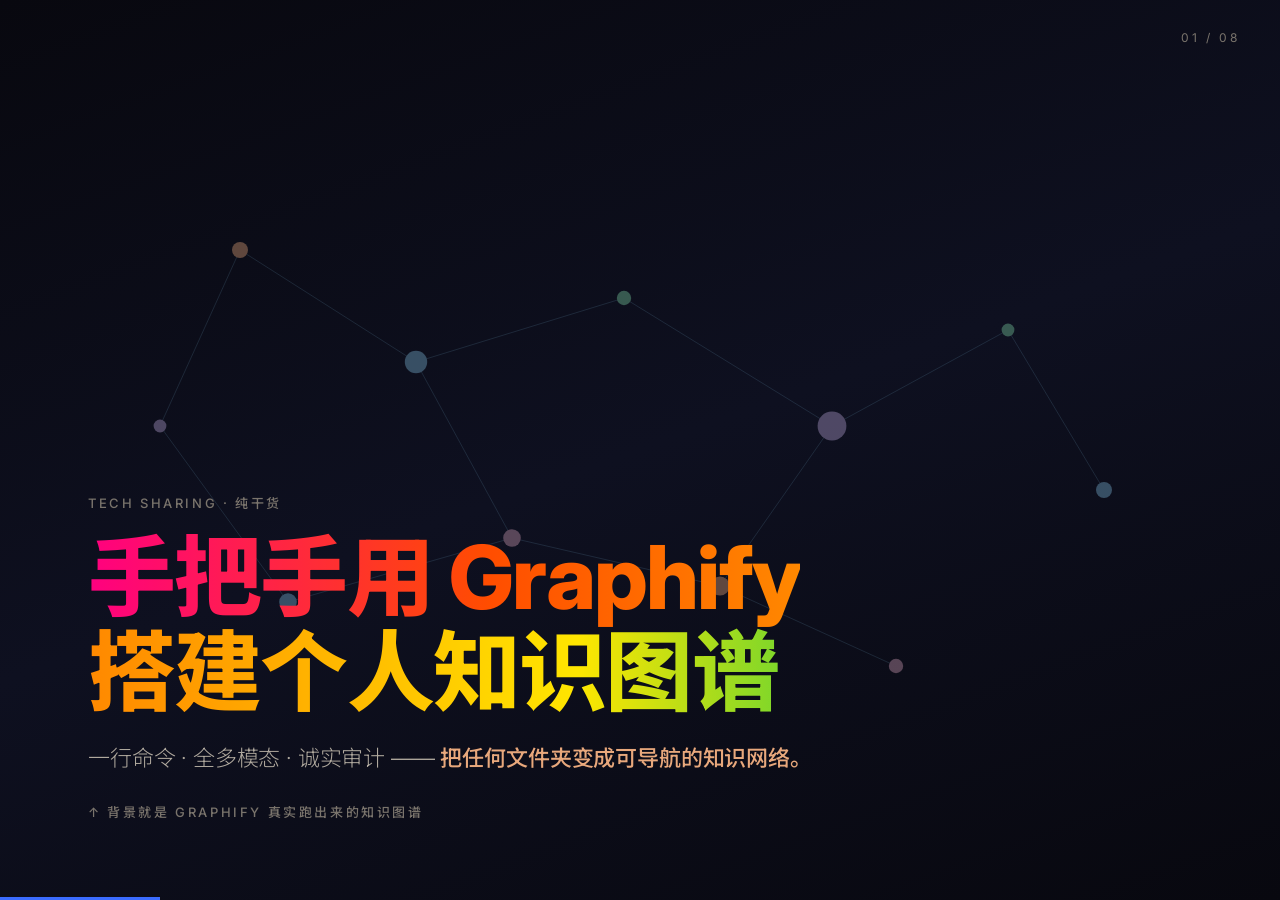
<file: excel-ppt/templates/full-decks/graphify-dark-graph/index.html>
<!DOCTYPE html>
<html lang="zh-CN">
<head>
<meta charset="UTF-8">
<meta name="viewport" content="width=device-width, initial-scale=1">
<title>Graphify Dark Graph</title>
<link rel="stylesheet" href="../../../assets/fonts.css">
<link rel="stylesheet" href="../../../assets/base.css">
<link rel="stylesheet" href="style.css">
</head>
<body class="tpl-graphify-dark-graph">
<div class="deck">

  <!-- 1. COVER -->
  <section class="slide is-active">
    <div class="gd-ambient"><div class="gd-orb gd-orb-1"></div><div class="gd-orb gd-orb-2"></div><div class="gd-orb gd-orb-3"></div></div>
    <!-- live force-directed graph bg -->
    <svg viewBox="0 0 1600 900" style="position:absolute;inset:0;width:100%;height:100%;opacity:.38;z-index:1" xmlns="http://www.w3.org/2000/svg">
      <g stroke="#7eb8da" stroke-width="1" stroke-opacity=".5" fill="none">
        <line x1="300" y1="200" x2="520" y2="340"/>
        <line x1="520" y1="340" x2="780" y2="260"/>
        <line x1="780" y1="260" x2="1040" y2="420"/>
        <line x1="520" y1="340" x2="640" y2="560"/>
        <line x1="640" y1="560" x2="900" y2="620"/>
        <line x1="900" y1="620" x2="1040" y2="420"/>
        <line x1="1040" y1="420" x2="1260" y2="300"/>
        <line x1="1260" y1="300" x2="1380" y2="500"/>
        <line x1="900" y1="620" x2="1120" y2="720"/>
        <line x1="300" y1="200" x2="200" y2="420"/>
        <line x1="200" y1="420" x2="360" y2="640"/>
        <line x1="360" y1="640" x2="640" y2="560"/>
      </g>
      <g>
        <circle cx="300" cy="200" r="10" fill="#e8a87c"/>
        <circle cx="520" cy="340" r="14" fill="#7eb8da"/>
        <circle cx="780" cy="260" r="9" fill="#7ed3a4"/>
        <circle cx="1040" cy="420" r="18" fill="#b8a4d6"/>
        <circle cx="640" cy="560" r="11" fill="#d4a0b9"/>
        <circle cx="900" cy="620" r="12" fill="#e8a87c"/>
        <circle cx="1260" cy="300" r="8" fill="#7ed3a4"/>
        <circle cx="1380" cy="500" r="10" fill="#7eb8da"/>
        <circle cx="1120" cy="720" r="9" fill="#d4a0b9"/>
        <circle cx="200" cy="420" r="8" fill="#b8a4d6"/>
        <circle cx="360" cy="640" r="11" fill="#7eb8da"/>
      </g>
    </svg>
    <div class="gd-snum">01 / 08</div>
    <div style="margin-top:auto">
      <p class="gd-eyebrow">Tech Sharing · 纯干货</p>
      <h1 class="gd-h1" style="font-size:88px"><span class="gd-rainbow">手把手用 Graphify<br>搭建个人知识图谱</span></h1>
      <p class="gd-lede" style="margin-top:20px">一行命令 · 全多模态 · 诚实审计 —— <span class="gd-accent">把任何文件夹变成可导航的知识网络。</span></p>
      <p class="gd-eyebrow" style="margin-top:26px">↑ 背景就是 Graphify 真实跑出来的知识图谱</p>
    </div>
  </section>

  <!-- 2. SECTION DIVIDER -->
  <section class="slide">
    <div class="gd-ambient"><div class="gd-orb gd-orb-1"></div><div class="gd-orb gd-orb-2"></div></div>
    <div class="gd-snum">02 / 08</div>
    <div style="margin:auto 0">
      <div class="gd-eyebrow">Part 01</div>
      <h1 class="gd-h1" style="font-size:120px">Why <span class="gd-grad">Graph</span>?</h1>
      <p class="gd-lede">folder → tree → graph，人类认知的下一步</p>
    </div>
  </section>

  <!-- 3. CONTENT — plugin grid -->
  <section class="slide">
    <div class="gd-ambient"><div class="gd-orb gd-orb-2"></div><div class="gd-orb gd-orb-3"></div></div>
    <div class="gd-snum">03 / 08</div>
    <p class="gd-eyebrow">Feature Map</p>
    <h2 class="gd-h2">一个工具，<span class="gd-grad">四件事</span></h2>
    <div class="gd-grid-4">
      <div class="gd-glass gd-glass-warm"><div style="font-size:30px">📂</div><h4 style="margin:10px 0 6px">Folder Ingest</h4><p class="gd-dim" style="font-size:13px;line-height:1.55">递归扫描任意路径，支持 md / pdf / 代码 / 图片</p></div>
      <div class="gd-glass gd-glass-blue"><div style="font-size:30px">🧠</div><h4 style="margin:10px 0 6px">Entity Extract</h4><p class="gd-dim" style="font-size:13px;line-height:1.55">用 LLM 抽概念、人物、事件、关系</p></div>
      <div class="gd-glass gd-glass-green"><div style="font-size:30px">🕸️</div><h4 style="margin:10px 0 6px">Force Graph</h4><p class="gd-dim" style="font-size:13px;line-height:1.55">D3 力导向，点击即跳转原文</p></div>
      <div class="gd-glass"><div style="font-size:30px">🔍</div><h4 style="margin:10px 0 6px">Audit Trail</h4><p class="gd-dim" style="font-size:13px;line-height:1.55">每条边都能追溯到 source span</p></div>
    </div>
    <div class="gd-glass gd-glass-warm" style="margin-top:24px"><p style="font-size:18px;line-height:1.6">它不是「又一个 RAG」—— 它是 <span class="gd-accent">把检索结果画出来，让你一眼就知道信息长什么样</span>。</p></div>
  </section>

  <!-- 4. CODE -->
  <section class="slide">
    <div class="gd-ambient"><div class="gd-orb gd-orb-1"></div></div>
    <div class="gd-snum">04 / 08</div>
    <p class="gd-eyebrow">One command</p>
    <h2 class="gd-h2">从 0 到图谱，<span class="gd-grad">大概 90 秒</span></h2>
    <p class="gd-cmd" style="margin:16px 0 22px">$ graphify ~/notes --out ./graph</p>
    <pre class="gd-codebox"><span class="cm"># graphify.config.yaml</span>
<span class="kw">ingest</span>:
  paths: [<span class="st">~/notes</span>, <span class="st">~/code/docs</span>]
  include: [<span class="st">"*.md"</span>, <span class="st">"*.pdf"</span>, <span class="st">"*.py"</span>]

<span class="kw">extract</span>:
  model: <span class="st">claude-opus-4-6</span>
  schema: [<span class="st">concept</span>, <span class="st">person</span>, <span class="st">event</span>, <span class="st">relation</span>]

<span class="kw">render</span>:
  engine: <span class="st">d3-force</span>
  audit: <span class="fn">true</span>     <span class="cm"># 每条边带 source span</span></pre>
  </section>

  <!-- 5. CHART — race diagram -->
  <section class="slide">
    <div class="gd-ambient"><div class="gd-orb gd-orb-3"></div></div>
    <div class="gd-snum">05 / 08</div>
    <p class="gd-eyebrow">Efficiency Race</p>
    <h2 class="gd-h2">没有知识库 vs 有知识库</h2>
    <div style="max-width:900px;margin-top:30px">
      <div style="display:flex;align-items:center;gap:16px;margin-bottom:20px">
        <div style="width:110px;text-align:right;font-weight:700;color:var(--gd-danger)">没有<br>知识库</div>
        <div style="flex:1;position:relative;height:70px;background:rgba(224,112,112,.06);border:1px solid rgba(224,112,112,.2);border-radius:16px">
          <div style="position:absolute;left:16px;top:50%;transform:translateY(-50%);font-size:32px">🛵</div>
          <div style="position:absolute;left:72px;top:50%;transform:translateY(-50%);color:var(--gd-danger);font-size:14px">反复喂信息…整理…又忘了…</div>
        </div>
      </div>
      <div style="display:flex;align-items:center;gap:16px">
        <div style="width:110px;text-align:right;font-weight:700;color:var(--gd-green)">有<br>知识库</div>
        <div style="flex:1;position:relative;height:70px;background:rgba(126,211,164,.06);border:1px solid rgba(126,211,164,.25);border-radius:16px">
          <div style="position:absolute;right:16px;top:50%;transform:translateY(-50%);font-size:32px">🏎️</div>
          <div style="position:absolute;right:72px;top:50%;transform:translateY(-50%);color:var(--gd-green);font-size:14px">AI 自己找 → 确认 → 干活!</div>
        </div>
      </div>
    </div>
    <div class="gd-grid-3" style="margin-top:36px">
      <div class="gd-glass gd-glass-warm"><div class="gd-big gd-grad">5×</div><p class="gd-dim" style="margin-top:6px">速度提升</p></div>
      <div class="gd-glass gd-glass-green"><div class="gd-big gd-grad">-80%</div><p class="gd-dim" style="margin-top:6px">重复喂信息</p></div>
      <div class="gd-glass gd-glass-blue"><div class="gd-big gd-grad">∞</div><p class="gd-dim" style="margin-top:6px">记忆持久化</p></div>
    </div>
  </section>

  <!-- 6. PIPELINE -->
  <section class="slide">
    <div class="gd-ambient"><div class="gd-orb gd-orb-2"></div></div>
    <div class="gd-snum">06 / 08</div>
    <p class="gd-eyebrow">Pipeline</p>
    <h2 class="gd-h2">端到端 <span class="gd-grad">4 步走</span></h2>
    <div style="display:flex;align-items:center;justify-content:center;gap:8px;margin-top:36px">
      <div class="gd-glass" style="flex:1;text-align:center"><div style="font-size:34px">📂</div><div style="font-weight:600;margin-top:8px">Scan</div><div class="gd-dim" style="font-size:13px">递归读文件</div></div>
      <div style="color:var(--gd-text3);font-size:24px">→</div>
      <div class="gd-glass gd-glass-blue" style="flex:1;text-align:center"><div style="font-size:34px">🔬</div><div style="font-weight:600;margin-top:8px">Extract</div><div class="gd-dim" style="font-size:13px">LLM 抽实体</div></div>
      <div style="color:var(--gd-text3);font-size:24px">→</div>
      <div class="gd-glass gd-glass-green" style="flex:1;text-align:center"><div style="font-size:34px">🕸️</div><div style="font-weight:600;margin-top:8px">Build</div><div class="gd-dim" style="font-size:13px">构图 + 去重</div></div>
      <div style="color:var(--gd-text3);font-size:24px">→</div>
      <div class="gd-glass gd-glass-warm" style="flex:1;text-align:center"><div style="font-size:34px">🎨</div><div style="font-weight:600;margin-top:8px">Render</div><div class="gd-dim" style="font-size:13px">D3 交互图</div></div>
    </div>
    <div class="gd-glass" style="margin-top:32px"><p style="font-size:16px;line-height:1.6;color:var(--gd-text2)">每一步都有 audit log：你永远知道某个节点为什么存在、它来自哪个文件的哪一行。</p></div>
  </section>

  <!-- 7. CTA -->
  <section class="slide">
    <div class="gd-ambient"><div class="gd-orb gd-orb-1"></div><div class="gd-orb gd-orb-3"></div></div>
    <div class="gd-snum">07 / 08</div>
    <p class="gd-eyebrow">Try it tonight</p>
    <h2 class="gd-h1" style="font-size:80px">Graphify <span class="gd-grad">your folders</span></h2>
    <p class="gd-cmd" style="margin-top:22px">$ npm i -g @lewis/graphify</p>
    <p class="gd-cmd" style="margin-top:10px;color:var(--gd-warm);text-shadow:0 0 30px rgba(232,168,124,.45)">$ graphify ~/obsidian-vault</p>
    <div style="margin-top:32px">
      <span class="gd-tag">#knowledge-graph</span>
      <span class="gd-tag">#open-source</span>
      <span class="gd-tag">#claude-agent</span>
      <span class="gd-tag">#obsidian</span>
      <span class="gd-tag">#d3-force</span>
    </div>
  </section>

  <!-- 8. THANKS -->
  <section class="slide">
    <div class="gd-ambient"><div class="gd-orb gd-orb-2"></div></div>
    <div class="gd-snum">08 / 08</div>
    <div style="margin:auto 0;text-align:center">
      <div class="gd-big gd-rainbow" style="font-size:180px">Thanks.</div>
      <p class="gd-lede" style="margin:28px auto 0">github.com/lewis/graphify · 欢迎 star / issue / PR</p>
    </div>
  </section>

</div>
<script src="../../../assets/runtime.js"></script>
</body>
</html>
</file>
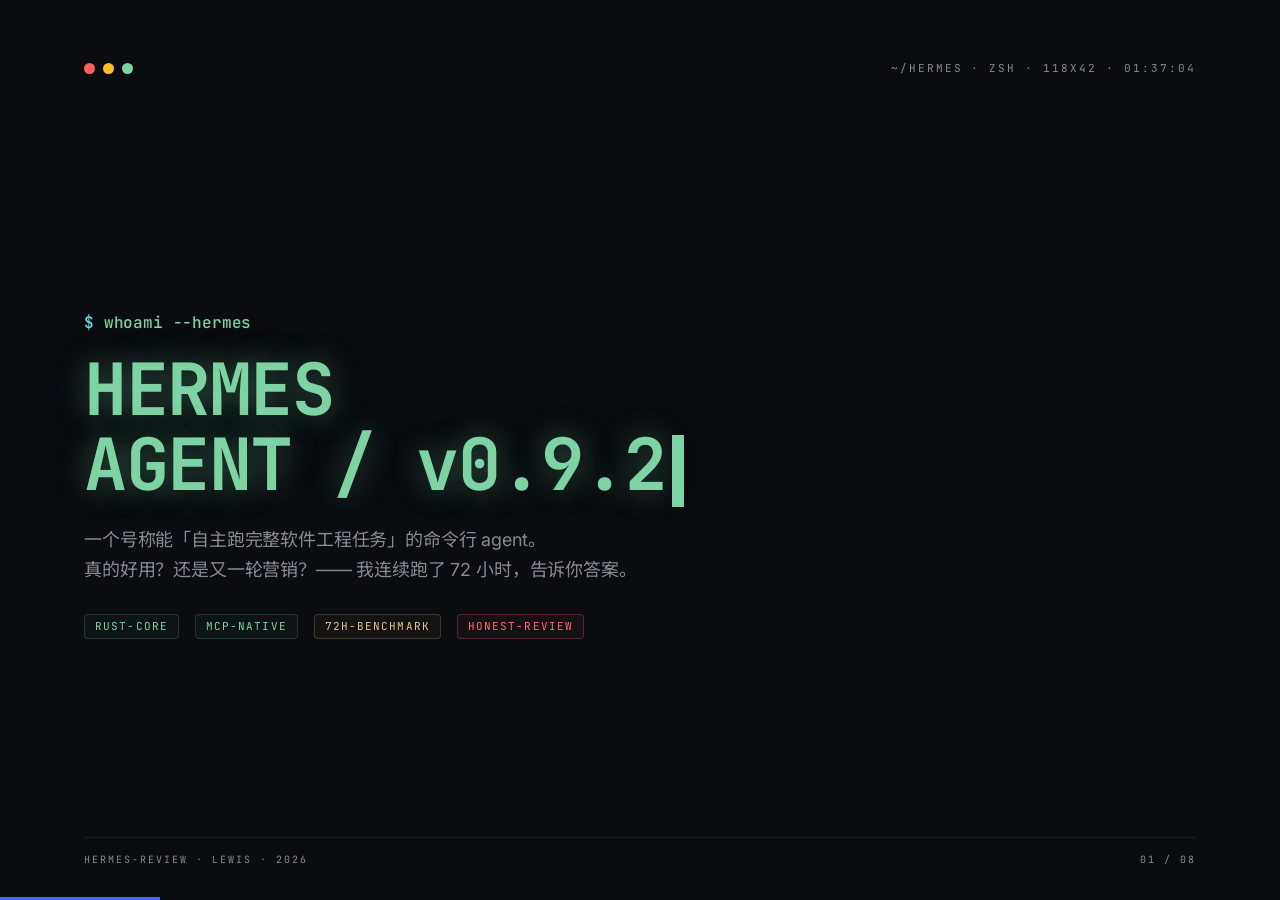
<file: excel-ppt/templates/full-decks/hermes-cyber-terminal/index.html>
<!DOCTYPE html>
<html lang="zh-CN">
<head>
<meta charset="UTF-8">
<meta name="viewport" content="width=device-width, initial-scale=1">
<title>Hermes Cyber Terminal</title>
<link rel="stylesheet" href="../../../assets/fonts.css">
<link rel="stylesheet" href="../../../assets/base.css">
<link rel="stylesheet" href="style.css">
</head>
<body class="tpl-hermes-cyber-terminal">
<div class="deck">

  <!-- 1. COVER -->
  <section class="slide is-active">
    <div class="hc-grid"></div>
    <div class="hc-vignette"></div>
    <div class="hc-scanlines"></div>
    <div class="hc-chrome"><div class="dots"><span></span><span></span><span></span></div><div>~/hermes · zsh · 118x42 · 01:37:04</div></div>
    <div style="margin:auto 0">
      <p class="hc-prompt">whoami --hermes</p>
      <h1 class="hc-h1">HERMES<br>AGENT / v0.9.2<span class="hc-cursor"></span></h1>
      <p class="hc-lede">一个号称能「自主跑完整软件工程任务」的命令行 agent。<br>真的好用？还是又一轮营销？—— 我连续跑了 72 小时，告诉你答案。</p>
      <div style="margin-top:26px">
        <span class="hc-tag">rust-core</span>
        <span class="hc-tag">mcp-native</span>
        <span class="hc-tag amber">72h-benchmark</span>
        <span class="hc-tag red">honest-review</span>
      </div>
    </div>
    <div class="hc-footer"><span>hermes-review · lewis · 2026</span><span>01 / 08</span></div>
  </section>

  <!-- 2. SECTION DIVIDER -->
  <section class="slide">
    <div class="hc-grid"></div>
    <div class="hc-scanlines"></div>
    <div class="hc-chrome"><div class="dots"><span></span><span></span><span></span></div><div>section · 01/04</div></div>
    <div style="margin:auto 0">
      <p class="hc-prompt">cat chapter_01.md</p>
      <h1 class="hc-h1" style="font-size:110px">// Setup</h1>
      <p class="hc-lede">从 <code style="color:var(--hc-amber)">brew install hermes</code> 到第一次 prompt —— 一共 4 分 22 秒。</p>
    </div>
    <div class="hc-footer"><span>section · setup</span><span>02 / 08</span></div>
  </section>

  <!-- 3. CONTENT — spec cards -->
  <section class="slide">
    <div class="hc-grid"></div>
    <div class="hc-scanlines"></div>
    <div class="hc-chrome"><div class="dots"><span></span><span></span><span></span></div><div>benchmark · cold-start</div></div>
    <h2 class="hc-h2">开箱数据</h2>
    <p class="hc-lede">cold start → first-successful-task 三次平均</p>
    <div class="hc-grid-3">
      <div class="hc-card"><div class="lbl">install time</div><div class="val">42s</div><div class="desc">单 binary，无 docker，无 python env。</div></div>
      <div class="hc-card"><div class="lbl">first token</div><div class="val">1.8s</div><div class="desc">接入 claude-opus-4-6，无预热。</div></div>
      <div class="hc-card"><div class="lbl">first PR merged</div><div class="val">4m22s</div><div class="desc">跑的是 fix-a-typo 级别的低难度任务。</div></div>
    </div>
    <div class="hc-grid-2">
      <div class="hc-card"><div class="lbl">// verdict +</div><div class="val" style="color:var(--hc-green);font-size:18px">冷启动是真的快</div><div class="desc">和 OpenClaw 的 docker + pip 流程比，快不止一个数量级。</div></div>
      <div class="hc-card"><div class="lbl">// verdict -</div><div class="val" style="color:var(--hc-red);font-size:18px">MCP 服务器配置不够友好</div><div class="desc">env 变量需要手动塞进 ~/.hermes/env，文档几乎没写。</div></div>
    </div>
    <div class="hc-footer"><span>data · verified 3 runs</span><span>03 / 08</span></div>
  </section>

  <!-- 4. CODE -->
  <section class="slide">
    <div class="hc-grid"></div>
    <div class="hc-scanlines"></div>
    <div class="hc-chrome"><div class="dots"><span></span><span></span><span></span></div><div>trace · hermes run</div></div>
    <p class="hc-prompt">hermes run "refactor auth module to use pkce"</p>
    <h3 class="hc-h3" style="margin-top:12px">↓ 真实 trace (节选)</h3>
    <pre class="hc-codebox" style="margin-top:10px"><span class="cm"># hermes v0.9.2 · session 42a1</span>
[<span class="fn">plan</span>]    <span class="st">"分析 src/auth/*.ts → 找 oauth flow → 抽成 pkce"</span>
[<span class="fn">read</span>]    src/auth/oauth.ts       <span class="cm">// 214 lines</span>
[<span class="fn">read</span>]    src/auth/token.ts       <span class="cm">// 88 lines</span>
[<span class="kw">think</span>]   <span class="st">"发现 implicit flow，改为 code+pkce，需新 state param"</span>
[<span class="fn">edit</span>]    src/auth/oauth.ts       <span class="hl">+43 -17</span>
[<span class="fn">edit</span>]    src/auth/token.ts       <span class="hl">+12 -4</span>
[<span class="fn">test</span>]    pnpm vitest auth        <span class="st">PASS 18/18</span>
[<span class="fn">commit</span>]  <span class="var">"feat(auth): migrate to oauth2 code+pkce"</span>
[<span class="fn">push</span>]    origin feat/pkce-auth   <span class="st">ok</span>

<span class="cm"># 总耗时 3m 14s · 14k tokens · $0.21</span></pre>
    <div class="hc-footer"><span>trace · live</span><span>04 / 08</span></div>
  </section>

  <!-- 5. CHART -->
  <section class="slide">
    <div class="hc-grid"></div>
    <div class="hc-scanlines"></div>
    <div class="hc-chrome"><div class="dots"><span></span><span></span><span></span></div><div>benchmark · hermes vs openclaw</div></div>
    <h2 class="hc-h2">72 小时对比</h2>
    <p class="hc-lede">同一组 48 个 GitHub issue，两个 agent 各跑一遍</p>
    <svg viewBox="0 0 1000 380" style="width:100%;max-width:1040px;margin-top:24px" xmlns="http://www.w3.org/2000/svg">
      <g font-family="JetBrains Mono, monospace" font-size="13" fill="#8a8892">
        <!-- axis -->
        <line x1="80" y1="40" x2="80" y2="320" stroke="rgba(126,211,164,.2)"/>
        <line x1="80" y1="320" x2="960" y2="320" stroke="rgba(126,211,164,.2)"/>
        <!-- y labels -->
        <text x="70" y="46" text-anchor="end">100%</text>
        <text x="70" y="116" text-anchor="end">75%</text>
        <text x="70" y="186" text-anchor="end">50%</text>
        <text x="70" y="256" text-anchor="end">25%</text>
        <text x="70" y="324" text-anchor="end">0</text>
        <!-- bars: hermes -->
        <g>
          <rect x="130" y="80"  width="80" height="240" fill="rgba(126,211,164,.15)" stroke="#7ed3a4" stroke-width="1.5"/>
          <text x="170" y="76" text-anchor="middle" fill="#7ed3a4" font-weight="700">82%</text>
          <text x="170" y="345" text-anchor="middle">resolved</text>
          <rect x="240" y="146" width="80" height="174" fill="rgba(126,211,164,.15)" stroke="#7ed3a4" stroke-width="1.5"/>
          <text x="280" y="142" text-anchor="middle" fill="#7ed3a4" font-weight="700">58%</text>
          <text x="280" y="345" text-anchor="middle">one-shot</text>
          <rect x="350" y="60"  width="80" height="260" fill="rgba(126,211,164,.15)" stroke="#7ed3a4" stroke-width="1.5"/>
          <text x="390" y="56" text-anchor="middle" fill="#7ed3a4" font-weight="700">89%</text>
          <text x="390" y="345" text-anchor="middle">test-pass</text>
          <rect x="460" y="110" width="80" height="210" fill="rgba(126,211,164,.15)" stroke="#7ed3a4" stroke-width="1.5"/>
          <text x="500" y="106" text-anchor="middle" fill="#7ed3a4" font-weight="700">71%</text>
          <text x="500" y="345" text-anchor="middle">pr-merged</text>
        </g>
        <!-- bars: openclaw -->
        <g>
          <rect x="570" y="150" width="80" height="170" fill="rgba(233,197,138,.12)" stroke="#e9c58a" stroke-width="1.5"/>
          <text x="610" y="146" text-anchor="middle" fill="#e9c58a" font-weight="700">60%</text>
          <text x="610" y="345" text-anchor="middle">resolved</text>
          <rect x="680" y="212" width="80" height="108" fill="rgba(233,197,138,.12)" stroke="#e9c58a" stroke-width="1.5"/>
          <text x="720" y="208" text-anchor="middle" fill="#e9c58a" font-weight="700">38%</text>
          <text x="720" y="345" text-anchor="middle">one-shot</text>
          <rect x="790" y="130" width="80" height="190" fill="rgba(233,197,138,.12)" stroke="#e9c58a" stroke-width="1.5"/>
          <text x="830" y="126" text-anchor="middle" fill="#e9c58a" font-weight="700">67%</text>
          <text x="830" y="345" text-anchor="middle">test-pass</text>
        </g>
        <!-- legend -->
        <g transform="translate(820,50)">
          <rect x="0" y="0" width="14" height="14" fill="rgba(126,211,164,.15)" stroke="#7ed3a4"/>
          <text x="22" y="12" fill="#7ed3a4">hermes 0.9.2</text>
          <rect x="0" y="22" width="14" height="14" fill="rgba(233,197,138,.12)" stroke="#e9c58a"/>
          <text x="22" y="34" fill="#e9c58a">openclaw 2.1</text>
        </g>
      </g>
    </svg>
    <div class="hc-footer"><span>benchmark · n=48</span><span>05 / 08</span></div>
  </section>

  <!-- 6. STATS -->
  <section class="slide">
    <div class="hc-grid"></div>
    <div class="hc-scanlines"></div>
    <div class="hc-chrome"><div class="dots"><span></span><span></span><span></span></div><div>tldr</div></div>
    <p class="hc-prompt">echo $VERDICT</p>
    <div class="hc-big">7.8<span style="font-size:60px;color:var(--hc-ink2)">/ 10</span></div>
    <p class="hc-lede" style="margin-top:14px">值得装，还不值得完全依赖。</p>
    <div class="hc-grid-2" style="margin-top:24px">
      <div class="hc-card"><div class="lbl">+ strong points</div><div class="desc">• rust 本体冷启快<br>• trace 可读性极强<br>• diff 审核友好，commit message 也写得合格</div></div>
      <div class="hc-card"><div class="lbl">- weak points</div><div class="desc">• plan 阶段偶尔跳步<br>• 超 50k LoC 仓库会 OOM<br>• MCP 配置需要手动塞 env</div></div>
    </div>
    <div class="hc-footer"><span>verdict · honest</span><span>06 / 08</span></div>
  </section>

  <!-- 7. CTA -->
  <section class="slide">
    <div class="hc-grid"></div>
    <div class="hc-scanlines"></div>
    <div class="hc-chrome"><div class="dots"><span></span><span></span><span></span></div><div>install</div></div>
    <h2 class="hc-h2">想自己跑一遍？</h2>
    <p class="hc-lede">三条命令，不到 5 分钟就能看见它干第一件事。</p>
    <pre class="hc-codebox" style="margin-top:22px"><span class="cm"># 1. install</span>
<span class="kw">$</span> brew install hermes-agent/tap/hermes

<span class="cm"># 2. auth (先准备好 anthropic api key)</span>
<span class="kw">$</span> hermes auth login

<span class="cm"># 3. first task</span>
<span class="kw">$</span> cd ~/your-repo && hermes run <span class="st">"add a CHANGELOG.md from git log"</span></pre>
    <div style="margin-top:26px">
      <span class="hc-tag">brew-ready</span>
      <span class="hc-tag">opus-4.6</span>
      <span class="hc-tag amber">needs-api-key</span>
    </div>
    <div class="hc-footer"><span>try-it-now</span><span>07 / 08</span></div>
  </section>

  <!-- 8. THANKS -->
  <section class="slide">
    <div class="hc-grid"></div>
    <div class="hc-scanlines"></div>
    <div class="hc-chrome"><div class="dots"><span></span><span></span><span></span></div><div>EOF</div></div>
    <div style="margin:auto 0">
      <p class="hc-prompt">exit 0</p>
      <h1 class="hc-h1" style="font-size:120px">// thanks<span class="hc-cursor"></span></h1>
      <p class="hc-lede">完整 trace、48 个任务的 PR 列表、benchmark 脚本都在 <span style="color:var(--hc-amber)">github.com/lewis/hermes-review</span></p>
    </div>
    <div class="hc-footer"><span>session closed</span><span>08 / 08</span></div>
  </section>

</div>
<script src="../../../assets/runtime.js"></script>
</body>
</html>
</file>
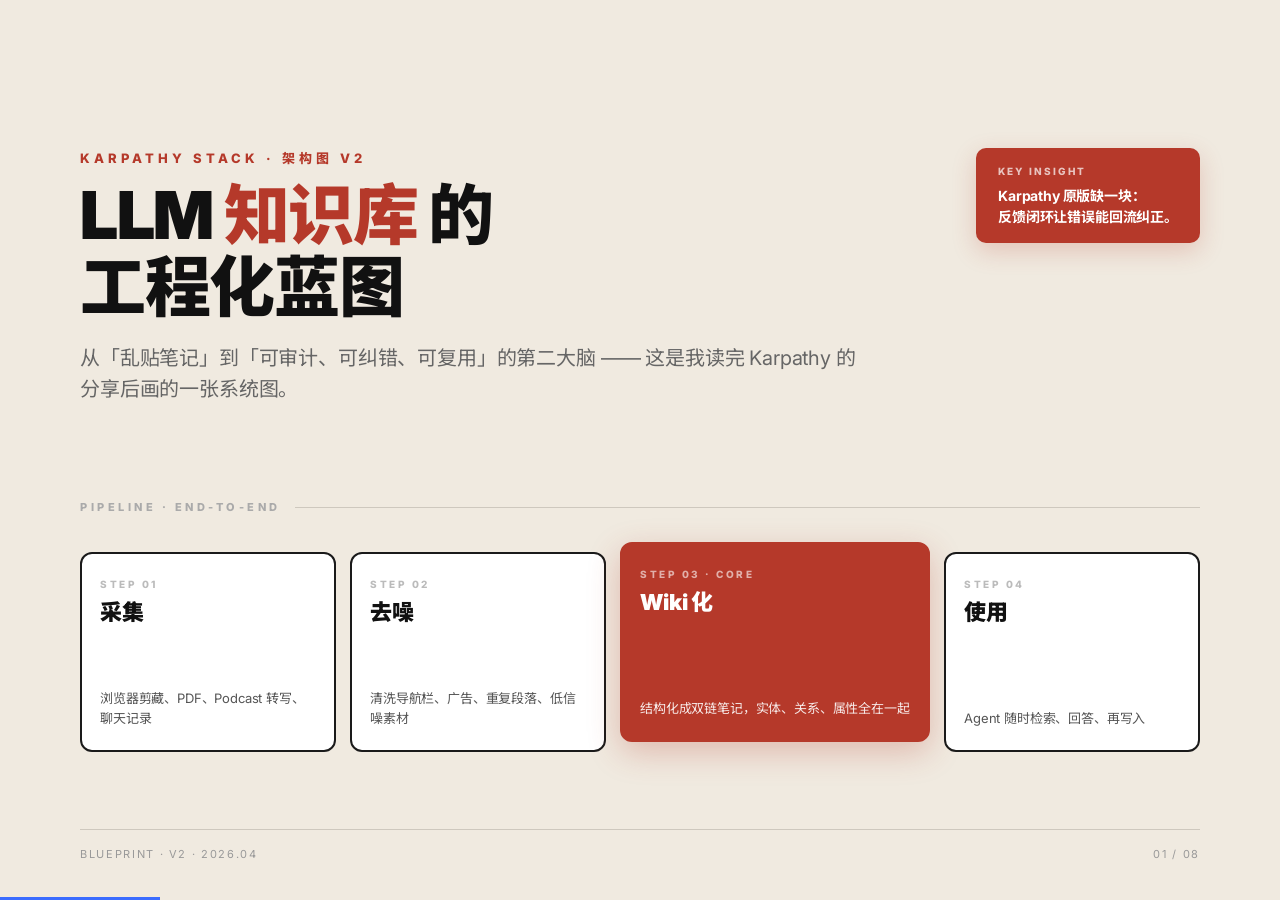
<file: excel-ppt/templates/full-decks/knowledge-arch-blueprint/index.html>
<!DOCTYPE html>
<html lang="zh-CN">
<head>
<meta charset="UTF-8">
<meta name="viewport" content="width=device-width, initial-scale=1">
<title>Knowledge Arch Blueprint</title>
<link rel="stylesheet" href="../../../assets/fonts.css">
<link rel="stylesheet" href="../../../assets/base.css">
<link rel="stylesheet" href="style.css">
</head>
<body class="tpl-knowledge-arch-blueprint">
<div class="deck">

  <!-- 1. COVER -->
  <section class="slide is-active">
    <div class="kb-grid-bg"></div>
    <div style="display:flex;justify-content:space-between;align-items:flex-start;gap:40px;margin-bottom:44px">
      <div>
        <div class="kb-kicker">Karpathy Stack · 架构图 v2</div>
        <h1 class="kb-h1">LLM <span class="rust">知识库</span> 的<br>工程化蓝图</h1>
        <p class="kb-sub">从「乱贴笔记」到「可审计、可纠错、可复用」的第二大脑 —— 这是我读完 Karpathy 的分享后画的一张系统图。</p>
      </div>
      <div class="kb-insight"><span class="kk">KEY INSIGHT</span>Karpathy 原版缺一块：<br>反馈闭环让错误能回流纠正。</div>
    </div>
    <div class="kb-section-label">Pipeline · End-to-end</div>
    <div class="kb-pipeline">
      <div class="kb-step"><div class="kb-step-num">STEP 01</div><div class="kb-step-title">采集</div><div class="kb-step-body">浏览器剪藏、PDF、Podcast 转写、聊天记录</div></div>
      <div class="kb-step"><div class="kb-step-num">STEP 02</div><div class="kb-step-title">去噪</div><div class="kb-step-body">清洗导航栏、广告、重复段落、低信噪素材</div></div>
      <div class="kb-step hero"><div class="kb-step-num">STEP 03 · CORE</div><div class="kb-step-title">Wiki 化</div><div class="kb-step-body">结构化成双链笔记，实体、关系、属性全在一起</div></div>
      <div class="kb-step"><div class="kb-step-num">STEP 04</div><div class="kb-step-title">使用</div><div class="kb-step-body">Agent 随时检索、回答、再写入</div></div>
    </div>
    <div class="kb-footer"><span>Blueprint · v2 · 2026.04</span><span>01 / 08</span></div>
  </section>

  <!-- 2. SECTION DIVIDER -->
  <section class="slide">
    <div class="kb-grid-bg"></div>
    <div style="margin:auto 0">
      <div class="kb-kicker">Chapter One</div>
      <h1 class="kb-h1" style="font-size:120px">为什么 <span class="rust">笔记</span><br>不够用了</h1>
      <p class="kb-sub" style="font-size:24px;margin-top:20px">当你的知识量超过记忆容量，<br>你需要的不是更多文件，而是一张<b>可导航的图</b>。</p>
    </div>
    <div class="kb-footer"><span>Section · Chapter 1</span><span>02 / 08</span></div>
  </section>

  <!-- 3. CONTENT 2-col -->
  <section class="slide">
    <div class="kb-grid-bg"></div>
    <div class="kb-kicker">Problem · Solution</div>
    <h1 class="kb-h1" style="font-size:48px">原版 vs <span class="rust">升级版</span></h1>
    <div class="kb-grid-2">
      <div class="kb-card">
        <div class="kb-kicker" style="color:#888">原版 Karpathy</div>
        <h4>一次性写入</h4>
        <p>采集 → 转写 → 存档，错了就错了。没有回路，没有修正机制，笔记越多越混乱。</p>
      </div>
      <div class="kb-card" style="background:var(--kb-rust-soft);border-color:var(--kb-rust)">
        <div class="kb-kicker">升级 v2</div>
        <h4>反馈闭环</h4>
        <p>AI 使用知识库时记录每次 miss / 幻觉 / 过期事实，自动回灌到源文件，让笔记会自我修正。</p>
      </div>
    </div>
    <div class="kb-legend">
      <div class="d"><span class="b"></span>普通节点</div>
      <div class="d"><span class="b rust"></span>核心节点 · 反馈回路入口</div>
      <div class="d">—— 数据流 &nbsp;&nbsp; ┈┈ 反馈回路</div>
    </div>
    <div class="kb-footer"><span>Content · Compare</span><span>03 / 08</span></div>
  </section>

  <!-- 4. CODE -->
  <section class="slide">
    <div class="kb-grid-bg"></div>
    <div class="kb-kicker">Implementation · Skill Manifest</div>
    <h1 class="kb-h1" style="font-size:48px">反馈回路 <span class="rust">怎么实现</span></h1>
    <p class="kb-sub">一个 100 行的 Agent Skill，把「AI 用得顺不顺」回写成 vault 的一条条修订记录。</p>
    <pre class="kb-codebox"><span class="cm"># skills/wiki-feedback/SKILL.md</span>
<span class="kw">name</span>: wiki-feedback
<span class="kw">trigger</span>: <span class="st">"after every retrieval"</span>

<span class="kw">on_hit</span>:     record(<span class="st">query, path, used=true</span>)
<span class="kw">on_miss</span>:    record(<span class="st">query, reason=</span><span class="hl">"not-in-vault"</span>)
<span class="kw">on_wrong</span>:   record(<span class="st">query, correction, path</span>)

<span class="kw">nightly</span>:
  - <span class="st">aggregate misses → suggest new notes</span>
  - <span class="st">aggregate wrongs → diff-patch old notes</span>
  - <span class="st">commit to git, open PR for human review</span></pre>
    <div class="kb-footer"><span>Content · Code</span><span>04 / 08</span></div>
  </section>

  <!-- 5. DIAGRAM - SVG feedback loop -->
  <section class="slide">
    <div class="kb-grid-bg"></div>
    <div class="kb-kicker">System Diagram</div>
    <h1 class="kb-h1" style="font-size:44px">反馈回路全貌</h1>
    <svg viewBox="0 0 1200 520" style="width:100%;max-width:1200px;margin-top:20px" xmlns="http://www.w3.org/2000/svg">
      <defs>
        <marker id="arrow" viewBox="0 0 10 10" refX="9" refY="5" markerWidth="7" markerHeight="7" orient="auto">
          <path d="M0,0 L10,5 L0,10 z" fill="#1a1a1a"/>
        </marker>
        <marker id="arrow-r" viewBox="0 0 10 10" refX="9" refY="5" markerWidth="7" markerHeight="7" orient="auto">
          <path d="M0,0 L10,5 L0,10 z" fill="#B5392A"/>
        </marker>
      </defs>
      <g font-family="Inter, sans-serif" font-size="16" font-weight="700">
        <!-- boxes -->
        <rect x="40" y="180" width="200" height="120" rx="10" fill="#fff" stroke="#1a1a1a" stroke-width="2"/>
        <text x="140" y="220" text-anchor="middle">Sources</text>
        <text x="140" y="250" text-anchor="middle" font-size="12" font-weight="400" fill="#666">web · pdf · chat</text>

        <rect x="300" y="180" width="200" height="120" rx="10" fill="#fff" stroke="#1a1a1a" stroke-width="2"/>
        <text x="400" y="220" text-anchor="middle">Clean + Split</text>
        <text x="400" y="250" text-anchor="middle" font-size="12" font-weight="400" fill="#666">defuddle / chunker</text>

        <rect x="560" y="160" width="220" height="160" rx="10" fill="#B5392A" stroke="#B5392A" stroke-width="2"/>
        <text x="670" y="210" text-anchor="middle" fill="#fff" font-size="20">Vault (Wiki)</text>
        <text x="670" y="240" text-anchor="middle" font-size="12" font-weight="400" fill="rgba(255,255,255,.8)">markdown · links</text>
        <text x="670" y="262" text-anchor="middle" font-size="12" font-weight="400" fill="rgba(255,255,255,.8)">bases · canvas</text>

        <rect x="840" y="180" width="200" height="120" rx="10" fill="#fff" stroke="#1a1a1a" stroke-width="2"/>
        <text x="940" y="220" text-anchor="middle">Agent Use</text>
        <text x="940" y="250" text-anchor="middle" font-size="12" font-weight="400" fill="#666">retrieve / answer</text>

        <!-- forward arrows -->
        <line x1="245" y1="240" x2="295" y2="240" stroke="#1a1a1a" stroke-width="2" marker-end="url(#arrow)"/>
        <line x1="505" y1="240" x2="555" y2="240" stroke="#1a1a1a" stroke-width="2" marker-end="url(#arrow)"/>
        <line x1="785" y1="240" x2="835" y2="240" stroke="#1a1a1a" stroke-width="2" marker-end="url(#arrow)"/>

        <!-- feedback dashed -->
        <path d="M 940 180 Q 940 80, 670 80 Q 400 80, 400 180" fill="none" stroke="#B5392A" stroke-width="2" stroke-dasharray="6 6" marker-end="url(#arrow-r)"/>
        <rect x="580" y="58" width="180" height="30" rx="6" fill="#F0EAE0" stroke="#B5392A" stroke-width="1"/>
        <text x="670" y="78" text-anchor="middle" fill="#B5392A" font-size="12">FEEDBACK · wrong / miss</text>

        <!-- bottom feedback to sources -->
        <path d="M 940 300 Q 940 420, 670 420 Q 140 420, 140 300" fill="none" stroke="#B5392A" stroke-width="2" stroke-dasharray="6 6" marker-end="url(#arrow-r)"/>
        <rect x="560" y="400" width="220" height="30" rx="6" fill="#F0EAE0" stroke="#B5392A" stroke-width="1"/>
        <text x="670" y="420" text-anchor="middle" fill="#B5392A" font-size="12">NIGHTLY · suggest new sources</text>
      </g>
    </svg>
    <div class="kb-footer"><span>Diagram · Feedback Loop</span><span>05 / 08</span></div>
  </section>

  <!-- 6. STATS -->
  <section class="slide">
    <div class="kb-grid-bg"></div>
    <div class="kb-kicker">After 6 Months</div>
    <h1 class="kb-h1" style="font-size:44px">升级版 <span class="rust">跑了半年</span> 的数据</h1>
    <div style="display:grid;grid-template-columns:1.3fr 1fr 1fr;gap:24px;margin-top:28px;align-items:center">
      <div style="text-align:center"><div class="kb-big-num">13</div><p style="font-size:14px;color:#666;margin-top:6px;letter-spacing:.1em;text-transform:uppercase">关键优化项 · 全部落地</p></div>
      <div class="kb-card"><h4 style="color:var(--kb-rust)">-62%</h4><p>幻觉率（相比无反馈回路版本）</p></div>
      <div class="kb-card"><h4 style="color:var(--kb-rust)">+4.1×</h4><p>单次检索命中率</p></div>
    </div>
    <div class="kb-grid-2" style="margin-top:18px">
      <div class="kb-card"><h4>自动修订 227 条</h4><p>其中 189 条被人工批准合并，38 条被拒绝（数据已归档）。</p></div>
      <div class="kb-card"><h4>新增笔记 412 篇</h4><p>从 miss 日志聚类而来，每篇都有来源追溯。</p></div>
    </div>
    <div class="kb-footer"><span>Content · Stats</span><span>06 / 08</span></div>
  </section>

  <!-- 7. CTA -->
  <section class="slide">
    <div class="kb-grid-bg"></div>
    <div class="kb-kicker">Next Step</div>
    <h1 class="kb-h1" style="font-size:60px">开始你的 <span class="rust">Wiki v2</span></h1>
    <p class="kb-sub">不用重写所有笔记。先接一条回路，让 AI 的每次使用都在「改好」你的 vault。</p>
    <div class="kb-pipeline">
      <div class="kb-step"><div class="kb-step-num">TONIGHT</div><div class="kb-step-title">装 Skill</div><div class="kb-step-body">pnpm i -g @lewis/wiki-feedback</div></div>
      <div class="kb-step"><div class="kb-step-num">DAY 2</div><div class="kb-step-title">跑 7 天</div><div class="kb-step-body">观察 miss log 自动累积</div></div>
      <div class="kb-step hero"><div class="kb-step-num">DAY 8 · CORE</div><div class="kb-step-title">第一次审 PR</div><div class="kb-step-body">花 15 分钟 review 自动生成的修订</div></div>
      <div class="kb-step"><div class="kb-step-num">MONTH 1</div><div class="kb-step-title">开始信它</div><div class="kb-step-body">你的 vault 会变成活的</div></div>
    </div>
    <div class="kb-footer"><span>CTA</span><span>07 / 08</span></div>
  </section>

  <!-- 8. THANKS -->
  <section class="slide">
    <div class="kb-grid-bg"></div>
    <div style="margin:auto 0;text-align:center">
      <div class="kb-kicker">END · blueprint v2</div>
      <h1 class="kb-h1" style="font-size:140px;margin-top:24px">谢谢 <span class="rust">·</span> thanks</h1>
      <p class="kb-sub" style="margin:0 auto;font-size:22px">图纸、Skill、笔记模板都在 <b>github.com/lewis/karpathy-wiki-v2</b></p>
    </div>
    <div class="kb-footer"><span>End of deck</span><span>08 / 08</span></div>
  </section>

</div>
<script src="../../../assets/runtime.js"></script>
</body>
</html>
</file>
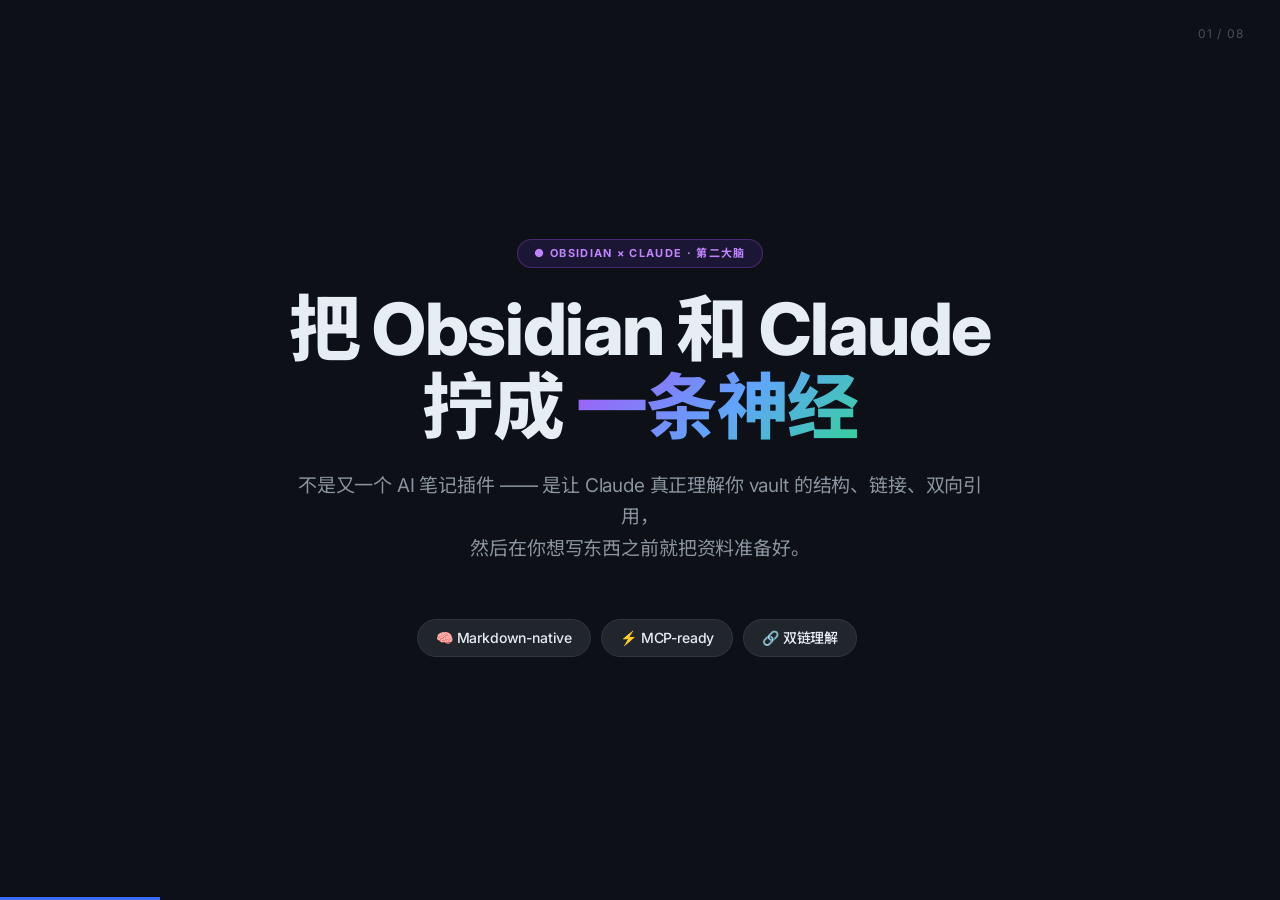
<file: excel-ppt/templates/full-decks/obsidian-claude-gradient/index.html>
<!DOCTYPE html>
<html lang="zh-CN">
<head>
<meta charset="UTF-8">
<meta name="viewport" content="width=device-width, initial-scale=1">
<title>Obsidian × Claude Gradient</title>
<link rel="stylesheet" href="../../../assets/fonts.css">
<link rel="stylesheet" href="../../../assets/base.css">
<link rel="stylesheet" href="style.css">
</head>
<body class="tpl-obsidian-claude-gradient">
<div class="deck">

  <!-- 1. COVER -->
  <section class="slide is-active">
    <div class="oc-cbg"></div>
    <div class="oc-cgrid"></div>
    <div class="oc-snum">01 / 08</div>
    <div class="oc-tag">● OBSIDIAN × CLAUDE · 第二大脑</div>
    <h1 class="oc-h1">把 Obsidian 和 Claude<br>拧成 <span class="oc-g">一条神经</span></h1>
    <p class="oc-sub">不是又一个 AI 笔记插件 —— 是让 Claude 真正理解你 vault 的结构、链接、双向引用，<br>然后在你想写东西之前就把资料准备好。</p>
    <div style="margin-top:32px">
      <span class="oc-pill">🧠 Markdown-native</span>
      <span class="oc-pill">⚡ MCP-ready</span>
      <span class="oc-pill">🔗 双链理解</span>
    </div>
  </section>

  <!-- 2. SECTION -->
  <section class="slide">
    <div class="oc-cbg"></div>
    <div class="oc-cgrid"></div>
    <div class="oc-snum">02 / 08</div>
    <div class="oc-tag">● CHAPTER 01</div>
    <h1 class="oc-h1" style="font-size:110px">Why <span class="oc-g">not</span> Notion?</h1>
    <p class="oc-sub">当你的知识多到会互相引用时，<br>「文件夹」就不够了，「数据库」也不是答案。</p>
  </section>

  <!-- 3. CONTENT — compare cards -->
  <section class="slide">
    <div class="oc-cbg"></div>
    <div class="oc-cgrid"></div>
    <div class="oc-snum">03 / 08</div>
    <div class="oc-tag">● COMPARE</div>
    <h2 class="oc-h2">Notion vs <span class="oc-g">Obsidian</span> · 对 AI 友好度</h2>
    <div class="oc-grid-2">
      <div class="oc-card">
        <span class="oc-badge oc-bb">NOTION</span>
        <h4 style="font-size:20px;margin-bottom:10px">数据库原生</h4>
        <p style="color:var(--oc-dim);font-size:14px;line-height:1.65">适合结构化任务、团队协作，但是——<br>• AI 要走 API，拿不到实时全文<br>• 嵌套块结构复杂，token 成本高<br>• 本地化差，没法当长期记忆</p>
      </div>
      <div class="oc-card" style="border-color:rgba(168,85,247,.35);background:rgba(124,58,237,.05)">
        <span class="oc-badge oc-bp">OBSIDIAN</span>
        <h4 style="font-size:20px;margin-bottom:10px">纯 Markdown + 双链</h4>
        <p style="color:var(--oc-dim);font-size:14px;line-height:1.65">对 AI 天生友好 ——<br>• 所有东西就是文件，Claude 直接读<br>• 双链 = 天然 graph，抽实体几乎零成本<br>• 离线、可 git、可 diff、可回滚</p>
      </div>
    </div>
    <div class="oc-hl" style="margin-top:26px">💡 <b>关键洞察：</b>AI 不需要「更聪明的数据库」，它需要「能被它自己读懂的文件系统」。</div>
  </section>

  <!-- 4. STEPS -->
  <section class="slide">
    <div class="oc-cbg"></div>
    <div class="oc-cgrid"></div>
    <div class="oc-snum">04 / 08</div>
    <div class="oc-tag">● SETUP · 4 STEPS</div>
    <h2 class="oc-h2">从 0 到第一次「AI 写笔记」</h2>
    <div class="oc-steps">
      <div class="oc-step"><div class="oc-sn">1</div><div class="oc-sc"><h4>装 Obsidian + 开 Local REST API 插件</h4><p>社区插件，一个勾就开。它让外部进程能 read/write 你的 vault。</p></div></div>
      <div class="oc-step"><div class="oc-sn">2</div><div class="oc-sc"><h4>接 Claude Desktop + obsidian-mcp server</h4><p>MCP 一个配置文件就能接，token 填 vault 的 api key。</p></div></div>
      <div class="oc-step"><div class="oc-sn">3</div><div class="oc-sc"><h4>装 5 个 obsidian-skills</h4><p>markdown / bases / canvas / cli / defuddle —— 让 Claude 知道怎么正确使用 Obsidian。</p></div></div>
      <div class="oc-step"><div class="oc-sn">4</div><div class="oc-sc"><h4>让 Claude 自己整理一次</h4><p>「帮我把最近 10 篇笔记里的重复概念合并，生成一张新的 MOC」—— 90 秒出结果。</p></div></div>
    </div>
  </section>

  <!-- 5. CODE -->
  <section class="slide">
    <div class="oc-cbg"></div>
    <div class="oc-cgrid"></div>
    <div class="oc-snum">05 / 08</div>
    <div class="oc-tag">● MCP CONFIG</div>
    <h2 class="oc-h2">claude_desktop_config.json</h2>
    <pre class="oc-code"><span class="cm">// ~/Library/Application Support/Claude/claude_desktop_config.json</span>
{
  <span class="cc">"mcpServers"</span>: {
    <span class="cc">"obsidian"</span>: {
      <span class="cc">"command"</span>: <span class="cs">"npx"</span>,
      <span class="cc">"args"</span>: [<span class="cs">"-y"</span>, <span class="cs">"@modelcontextprotocol/server-obsidian"</span>],
      <span class="cc">"env"</span>: {
        <span class="cc">"OBSIDIAN_API_KEY"</span>: <span class="cs">"xxxxxxxxxxxxxxxx"</span>,
        <span class="cc">"OBSIDIAN_HOST"</span>: <span class="cs">"http://127.0.0.1:27123"</span>
      }
    }
  }
}</pre>
    <p class="oc-sub" style="margin-top:18px">重启 Claude Desktop，输入 <b style="color:var(--oc-accent3)">/mcp</b>，你会看到 obsidian 已连。</p>
  </section>

  <!-- 6. STATS -->
  <section class="slide">
    <div class="oc-cbg"></div>
    <div class="oc-cgrid"></div>
    <div class="oc-snum">06 / 08</div>
    <div class="oc-tag">● 3 MONTHS IN</div>
    <h2 class="oc-h2">跑了 90 天，我的 <span class="oc-g">vault 数据</span></h2>
    <div class="oc-grid-3" style="margin-top:28px">
      <div class="oc-card" style="text-align:center"><div class="oc-big oc-g" style="font-size:80px">1,842</div><p style="color:var(--oc-dim);margin-top:8px;font-size:13px">notes in vault</p></div>
      <div class="oc-card" style="text-align:center"><div class="oc-big oc-g" style="font-size:80px">6.3k</div><p style="color:var(--oc-dim);margin-top:8px;font-size:13px">backlinks (由 AI 自动补)</p></div>
      <div class="oc-card" style="text-align:center"><div class="oc-big oc-g" style="font-size:80px">-74%</div><p style="color:var(--oc-dim);margin-top:8px;font-size:13px">找资料平均耗时</p></div>
    </div>
    <div class="oc-hl" style="margin-top:26px">最大收益不是「AI 帮我写」，而是「AI 帮我把旧笔记重新连起来」—— 每周 30 分钟，vault 就会主动生长。</div>
  </section>

  <!-- 7. QUOTE / CTA -->
  <section class="slide">
    <div class="oc-cbg"></div>
    <div class="oc-cgrid"></div>
    <div class="oc-snum">07 / 08</div>
    <div class="oc-tag">● CTA · 今晚可以做</div>
    <div class="oc-quote">
      <blockquote>不要再找「AI 笔记应用」了。<br>你要的是一个 <span class="oc-g">文件夹 + 一条神经</span>。</blockquote>
      <div class="attr">— 我自己，用了 90 天后</div>
    </div>
    <div style="margin-top:36px">
      <span class="oc-pill">⬇ obsidian.md</span>
      <span class="oc-pill">⬇ Claude Desktop</span>
      <span class="oc-pill">⬇ obsidian-mcp</span>
      <span class="oc-pill">⬇ obsidian-skills × 5</span>
    </div>
  </section>

  <!-- 8. THANKS -->
  <section class="slide">
    <div class="oc-cbg"></div>
    <div class="oc-cgrid"></div>
    <div class="oc-snum">08 / 08</div>
    <div class="oc-big oc-g">Thanks.</div>
    <p class="oc-sub" style="margin-top:26px">配置模板、skill manifest、我的 vault 结构图都在 <b style="color:var(--oc-accent3)">github.com/lewis/obsidian-claude</b></p>
  </section>

</div>
<script src="../../../assets/runtime.js"></script>
</body>
</html>
</file>
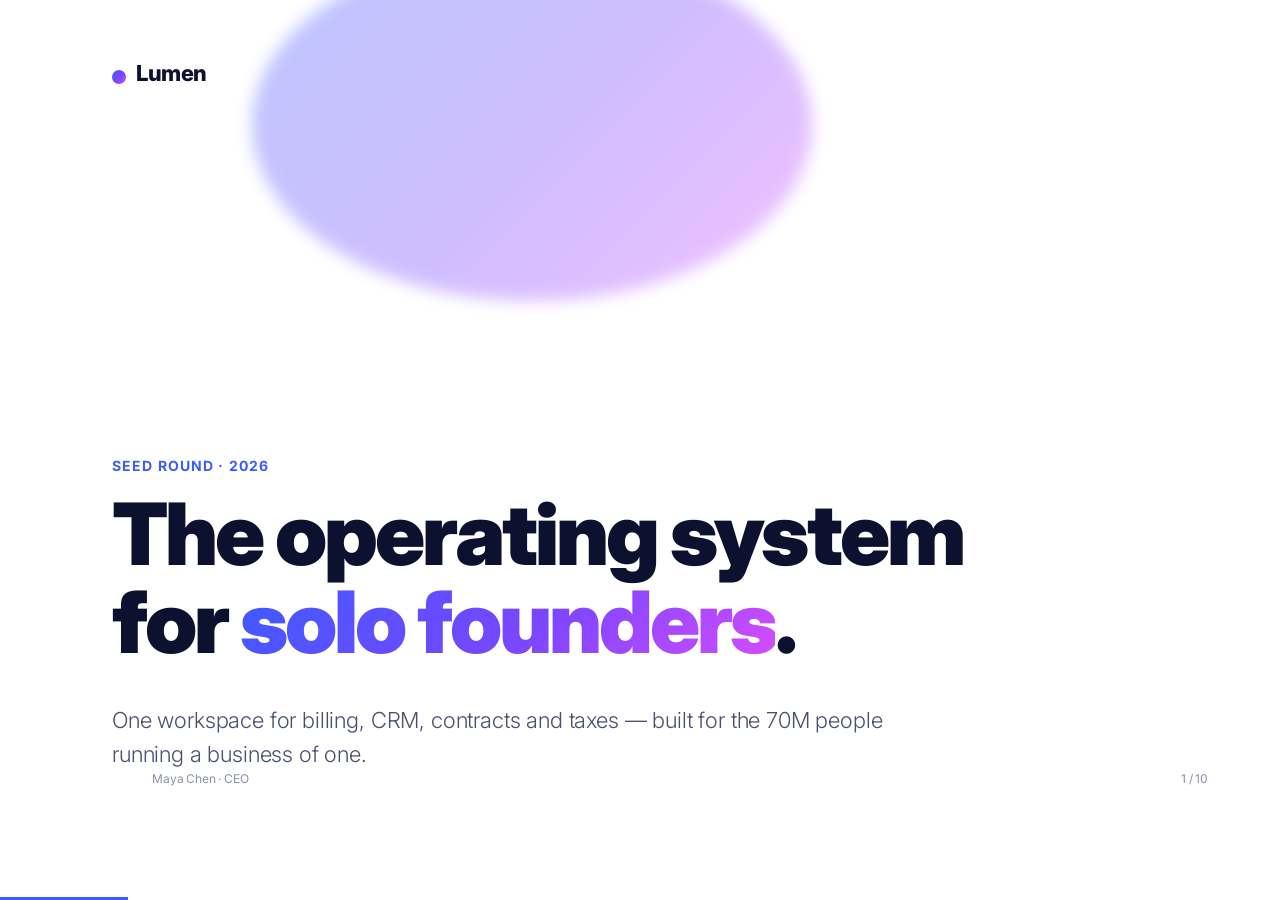
<file: excel-ppt/templates/full-decks/pitch-deck/index.html>
<!DOCTYPE html>
<html lang="en">
<head>
<meta charset="utf-8"><meta name="viewport" content="width=device-width,initial-scale=1">
<title>Lumen · Pitch Deck</title>
<link rel="stylesheet" href="../../../assets/fonts.css">
<link rel="stylesheet" href="../../../assets/base.css">
<link rel="stylesheet" href="../../../assets/animations/animations.css">
<link rel="stylesheet" href="style.css">
</head>
<body class="tpl-pitch-deck">
<div class="deck">

  <!-- 1. Cover -->
  <section class="slide" data-title="Cover">
    <div class="cover-bg"></div>
    <div class="cover-blob"></div>
    <div style="position:absolute;top:56px;left:112px"><span class="brand-dot"></span><span class="brand">Lumen</span></div>
    <p class="kicker">Seed round · 2026</p>
    <h1 class="h1 anim-fade-up" data-anim="fade-up">The operating system<br>for <span class="gradient-text">solo founders</span>.</h1>
    <p class="lede mt-m">One workspace for billing, CRM, contracts and taxes — built for the 70M people running a business of one.</p>
    <div class="deck-footer"><span>Maya Chen · CEO</span><span class="slide-number" data-current="1" data-total="10"></span></div>
  </section>

  <!-- 2. Problem -->
  <section class="slide" data-title="Problem">
    <span class="section-num">01</span>
    <p class="num-tag">PROBLEM</p>
    <h2 class="h2 mt-s">Solo founders duct-tape<br>7+ tools to stay alive.</h2>
    <div class="grid g3 mt-l">
      <div class="card"><h4>Fragmentation</h4><p class="dim">Stripe, QuickBooks, HubSpot, DocuSign, Notion, Gusto, a spreadsheet. Nothing talks.</p></div>
      <div class="card"><h4>$480/mo wasted</h4><p class="dim">Average solo founder pays for 9 SaaS seats they only half-use.</p></div>
      <div class="card"><h4>14 hrs / week lost</h4><p class="dim">Copy-pasting between tools instead of selling.</p></div>
    </div>
  </section>

  <!-- 3. Solution -->
  <section class="slide" data-title="Solution">
    <span class="section-num">02</span>
    <p class="num-tag">SOLUTION</p>
    <h2 class="h2 mt-s">Lumen is <span class="gradient-text">one spine</span><br>for the business of one.</h2>
    <p class="lede mt-m">Invoice a client → the payment lands → the tax is reserved → the contract is filed → your dashboard updates. In one app. Without plumbing.</p>
    <div class="row mt-l">
      <span class="pill pill-accent">Billing</span>
      <span class="pill pill-accent">CRM</span>
      <span class="pill pill-accent">Contracts</span>
      <span class="pill pill-accent">Taxes</span>
      <span class="pill pill-accent">Banking</span>
    </div>
  </section>

  <!-- 4. Product -->
  <section class="slide" data-title="Product">
    <span class="section-num">03</span>
    <p class="num-tag">PRODUCT</p>
    <h2 class="h2 mt-s">Built around "jobs to be done".</h2>
    <div class="grid g2 mt-l">
      <div class="card card-hover"><h4>Get paid</h4><p class="dim">Invoices, subscriptions and Stripe/Wise payouts with a single click. ACH, card, wire, crypto.</p></div>
      <div class="card card-hover"><h4>Stay legal</h4><p class="dim">E-sign contracts from templates. Auto-file 1099s and quarterly estimates.</p></div>
      <div class="card card-hover"><h4>Sell smarter</h4><p class="dim">Lead inbox, pipeline, email sequences. No separate CRM.</p></div>
      <div class="card card-hover"><h4>See the business</h4><p class="dim">Live P&amp;L, runway, top customers, churn. One dashboard, zero spreadsheets.</p></div>
    </div>
  </section>

  <!-- 5. Market -->
  <section class="slide" data-title="Market">
    <span class="section-num">04</span>
    <p class="num-tag">MARKET</p>
    <h2 class="h2 mt-s">A very big small business.</h2>
    <div class="grid g3 mt-l">
      <div class="metric"><div class="n">73M</div><div class="l">solo businesses in the US + EU</div></div>
      <div class="metric"><div class="n">$186B</div><div class="l">TAM · horizontal SaaS spend</div></div>
      <div class="metric"><div class="n">9.4%</div><div class="l">CAGR through 2030</div></div>
    </div>
    <p class="lede mt-l">Creators, consultants, indie devs, coaches, freelancers — the fastest-growing segment of the workforce, and the most under-served by tooling.</p>
  </section>

  <!-- 6. Business model -->
  <section class="slide" data-title="Business Model">
    <span class="section-num">05</span>
    <p class="num-tag">BUSINESS MODEL</p>
    <h2 class="h2 mt-s">Flat SaaS + payment rake.</h2>
    <div class="grid g3 mt-l">
      <div class="card"><h4>Starter</h4><div class="metric mt-s"><div class="n" style="font-size:56px">$29</div><div class="l">/ month · core billing + CRM</div></div></div>
      <div class="card card-accent"><h4>Pro</h4><div class="metric mt-s"><div class="n" style="font-size:56px">$79</div><div class="l">/ month · contracts, taxes, banking</div></div></div>
      <div class="card"><h4>+ Payments</h4><div class="metric mt-s"><div class="n" style="font-size:56px">0.4%</div><div class="l">interchange rake on processed volume</div></div></div>
    </div>
    <p class="dim mt-l">Blended LTV $1,920 · CAC payback 5 months at current funnel.</p>
  </section>

  <!-- 7. Traction -->
  <section class="slide" data-title="Traction">
    <span class="section-num">06</span>
    <p class="num-tag">TRACTION</p>
    <h2 class="h2 mt-s">6 months, growing 38% MoM.</h2>
    <div class="traction-bar mt-l">
      <div class="bar" style="height:18%"><em>$6k</em><span>Oct</span></div>
      <div class="bar" style="height:30%"><em>$11k</em><span>Nov</span></div>
      <div class="bar" style="height:44%"><em>$17k</em><span>Dec</span></div>
      <div class="bar" style="height:62%"><em>$26k</em><span>Jan</span></div>
      <div class="bar" style="height:82%"><em>$38k</em><span>Feb</span></div>
      <div class="bar" style="height:100%"><em>$54k</em><span>Mar</span></div>
    </div>
    <p class="dim mt-l" style="margin-top:48px">2,140 paying customers · NPS 72 · Net retention 118%</p>
  </section>

  <!-- 8. Team -->
  <section class="slide" data-title="Team">
    <span class="section-num">07</span>
    <p class="num-tag">TEAM</p>
    <h2 class="h2 mt-s">Shipped at scale before.</h2>
    <div class="grid g3 mt-l">
      <div class="card team-card"><div class="avatar">MC</div><h4>Maya Chen</h4><p class="dim">CEO · ex-Stripe billing lead. 8 yrs in payments.</p></div>
      <div class="card team-card"><div class="avatar">RP</div><h4>Raj Patel</h4><p class="dim">CTO · ex-Linear. Built multiplayer sync at 10M users.</p></div>
      <div class="card team-card"><div class="avatar">EK</div><h4>Elena Kim</h4><p class="dim">Head of Design · ex-Notion. Shipped the mobile relaunch.</p></div>
    </div>
  </section>

  <!-- 9. Ask -->
  <section class="slide" data-title="The Ask">
    <p class="num-tag">THE ASK</p>
    <div class="ask-box mt-m">
      <h2 class="h2">Raising $4.5M seed.</h2>
      <p class="lede" style="color:rgba(255,255,255,.9);max-width:60ch">18 months of runway to reach $3M ARR. 40% engineering, 35% growth, 15% compliance/banking licenses, 10% runway buffer.</p>
      <div class="row mt-l" style="gap:40px">
        <div><div style="font-size:44px;font-weight:900">$4.5M</div><div class="dim">SAFE · post-money cap $28M</div></div>
        <div><div style="font-size:44px;font-weight:900">18 mo</div><div class="dim">runway to Series A</div></div>
        <div><div style="font-size:44px;font-weight:900">$3M</div><div class="dim">ARR target by close</div></div>
      </div>
    </div>
  </section>

  <!-- 10. Thanks -->
  <section class="slide center tc" data-title="Thanks">
    <div class="cover-bg"></div>
    <div>
      <div class="mega">Thanks.</div>
      <p class="mega-sub">maya@lumen.app · lumen.app/investors</p>
      <div class="row mt-l" style="justify-content:center;gap:24px">
        <span class="pill pill-accent">Let's talk</span>
        <span class="pill">Deck v4.2 · Apr 2026</span>
      </div>
    </div>
  </section>

</div>
<script src="../../../assets/runtime.js"></script>
</body></html>
</file>
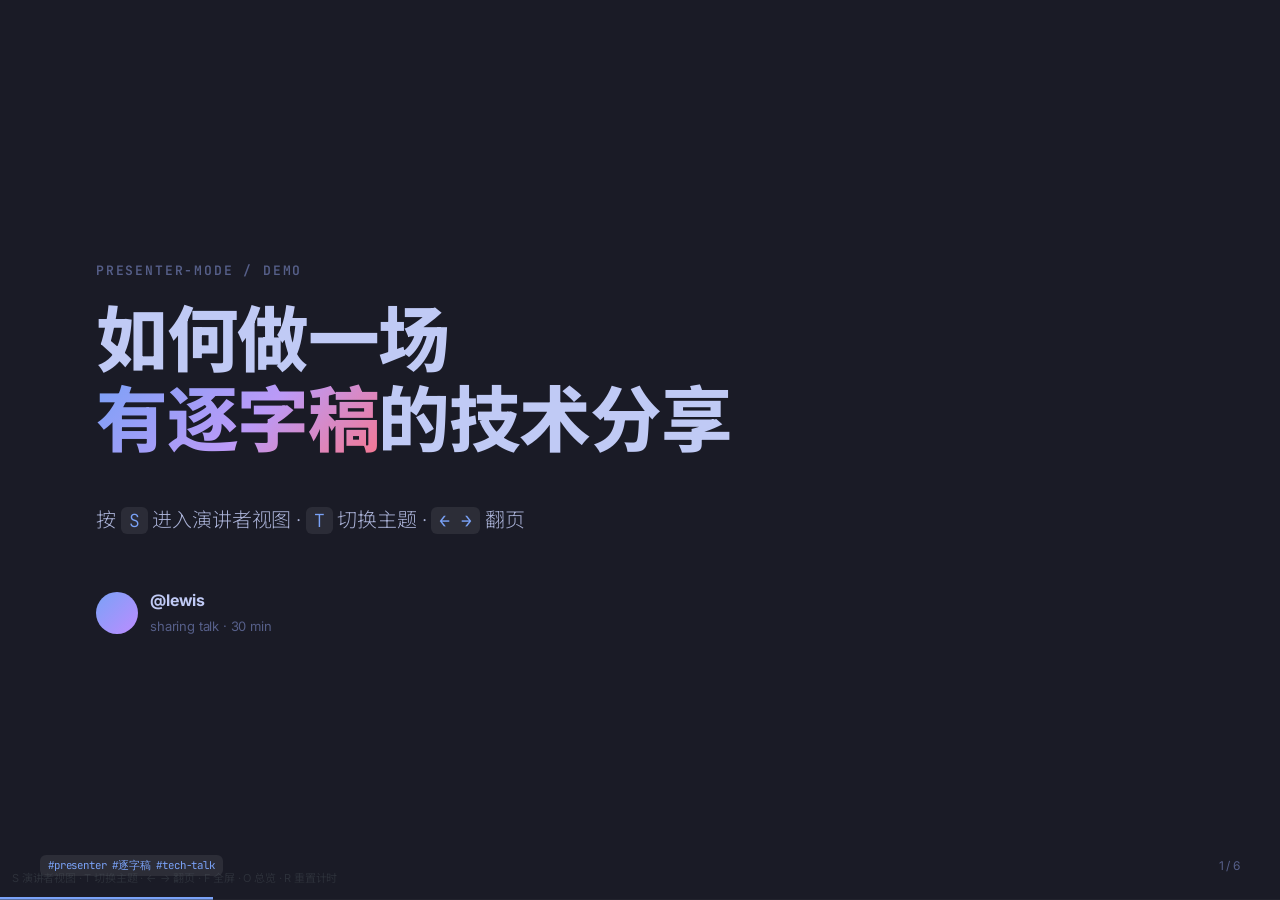
<file: excel-ppt/templates/full-decks/presenter-mode-reveal/index.html>
<!DOCTYPE html>
<html lang="zh-CN" data-themes="tokyo-night,dracula,catppuccin-mocha,nord,corporate-clean">
<head>
<meta charset="utf-8">
<meta name="viewport" content="width=device-width,initial-scale=1">
<title>演讲者模式示例 · Presenter Mode Deck</title>
<link rel="stylesheet" href="../../../assets/fonts.css">
<link rel="stylesheet" href="../../../assets/base.css">
<link rel="stylesheet" id="theme-link" href="../../../assets/themes/tokyo-night.css">
<link rel="stylesheet" href="../../../assets/animations/animations.css">
<link rel="stylesheet" href="style.css">
</head>
<body class="tpl-presenter-mode-reveal">
<div class="deck">

  <!-- ============ 1. COVER ============ -->
  <section class="slide" data-title="Cover">
    <p class="kicker">presenter-mode / demo</p>
    <h1 class="h1 anim-fade-up" data-anim="fade-up">如何做一场<br><span style="background:var(--grad);-webkit-background-clip:text;background-clip:text;color:transparent">有逐字稿</span>的技术分享</h1>
    <p class="lede mt-m">按 <span class="mono">S</span> 进入演讲者视图 · <span class="mono">T</span> 切换主题 · <span class="mono">← →</span> 翻页</p>
    <div class="speaker">
      <div class="av"></div>
      <div><b>@lewis</b><span>sharing talk · 30 min</span></div>
    </div>
    <div class="deck-footer">
      <span class="mono">#presenter #逐字稿 #tech-talk</span>
      <span class="slide-number" data-current="1" data-total="6"></span>
    </div>
    <aside class="notes">
      <p>大家好，欢迎来到今天的技术分享。我是 lewis，今天想跟大家聊一个很多人忽略但其实非常影响演讲效果的话题——<strong>如何让一场技术分享既有深度，又讲得不卡壳</strong>。</p>
      <p>在正式开始之前，先跟大家介绍一下这份 deck 本身：这是一个支持<em>演讲者模式</em>的 HTML 幻灯片模板。现在你们看到的是观众视图，但我自己的屏幕上看到的是完全不一样的东西——当前页、下一页、完整逐字稿、计时器，全在一块屏幕上。</p>
      <p>为什么我要专门做这个？因为我发现自己做技术分享时最大的痛点不是 PPT 不够好看，而是<strong>讲到某一页突然不知道该说什么，或者忘了过渡怎么接</strong>。今天这份分享既是内容本身，也是个演示——我会一直开着演讲者模式讲，你们可以观察我讲得有多流畅。</p>
      <p>今天分享大概 30 分钟，分 5 个部分。有问题随时打断。Let's go.</p>
    </aside>
  </section>

  <!-- ============ 2. AGENDA ============ -->
  <section class="slide" data-title="Agenda">
    <p class="kicker">agenda</p>
    <h2 class="h2">今天要讲的 5 件事</h2>
    <div class="stack mt-l">
      <div class="agenda-row"><span class="num">01</span><span class="t">为什么 PPT 本身做得好还不够</span><span class="d">~5min</span></div>
      <div class="agenda-row"><span class="num">02</span><span class="t">演讲者模式到底该有哪些信息</span><span class="d">~6min</span></div>
      <div class="agenda-row"><span class="num">03</span><span class="t">逐字稿怎么写才不像念稿</span><span class="d">~8min</span></div>
      <div class="agenda-row"><span class="num">04</span><span class="t">Live demo · html-ppt skill 怎么用</span><span class="d">~8min</span></div>
      <div class="agenda-row"><span class="num">05</span><span class="t">Takeaways + Q&amp;A</span><span class="d">~3min</span></div>
    </div>
    <aside class="notes">
      <p>先过一下今天的议程。</p>
      <p>第一部分我想先说服你们<strong>"PPT 做得漂亮≠讲得好"</strong>。我见过太多很精致的 deck，但讲的人一上去就开始 "嗯…这个…就是…"。</p>
      <p>第二部分聊演讲者视图。业界的产品其实差别蛮大的，Keynote、PowerPoint、reveal.js 都有各自的方案，但真正好用的设计逻辑是什么，我会给出我的答案。</p>
      <p>第三部分是今天的<em>核心</em>——逐字稿。很多人以为逐字稿就是把要说的话一字不差写下来，错。逐字稿的目的是让你<strong>"看一眼就接得上"</strong>，写法完全不一样。</p>
      <p>第四部分会现场 demo 我自己用的 html-ppt skill，展示如何 30 分钟出一份带逐字稿的 deck。</p>
      <p>最后收尾 + 答疑。</p>
      <p>OK，进入第一部分。</p>
    </aside>
  </section>

  <!-- ============ 3. PROBLEM ============ -->
  <section class="slide" data-title="Problem">
    <p class="kicker">// part 01 · problem</p>
    <h2 class="h2">做 PPT 和讲 PPT，<br>是<span class="accent">两件事</span>。</h2>
    <div class="grid g3 mt-l">
      <div class="card card-accent">
        <h4>✅ PPT 做得好</h4>
        <p class="dim">主题统一、排版干净、图表清晰、动效克制。这些是"静态作品"的质量。</p>
      </div>
      <div class="card card-accent">
        <h4>❌ 讲得好</h4>
        <p class="dim">逻辑连贯、语速稳定、不 "嗯啊"、能接住问题、能当场调整节奏。</p>
      </div>
      <div class="card card-accent">
        <h4>💡 差别在哪</h4>
        <p class="dim">前者是<strong>纸上功夫</strong>，后者需要你<strong>"看一眼幻灯片就知道下句话说什么"</strong>。</p>
      </div>
    </div>
    <aside class="notes">
      <p>我先抛一个可能有争议的观点——<strong>做 PPT 和讲 PPT 是两件完全不同的事</strong>。</p>
      <p>大家看左边这张卡片，"PPT 做得好" 意味着什么？主题统一、排版干净、图表清晰、动效克制——这些都是<em>静态作品</em>的质量标准，可以离线评判。</p>
      <p>但中间这张卡片就不一样了："讲得好" 意味着逻辑连贯、语速稳定、不卡壳、能接住提问、能根据现场反应调整节奏——这些是<strong>临场能力</strong>，跟 PPT 好不好看基本没关系。</p>
      <p>最关键的是右边这句话——讲得好的人，本质上是"<strong>看一眼幻灯片就知道下句话说什么</strong>"。这个能力靠什么？不是背稿，也不是即兴发挥，而是靠<em>合理设计的提词器系统</em>。</p>
      <p>今天接下来 25 分钟，我就是围绕这个核心问题展开的。</p>
    </aside>
  </section>

  <!-- ============ 4. SOLUTION ============ -->
  <section class="slide" data-title="Presenter View">
    <p class="kicker">// part 02 · presenter view</p>
    <h2 class="h2">演讲者视图应该有<span class="accent">四块信息</span></h2>
    <div class="grid g2 mt-l">
      <div>
        <div class="feature-row"><span class="num blue">①</span><div><b>当前页大图</b><p class="dim">占视图一半以上，保证你能扫一眼就知道观众现在看到什么。</p></div></div>
        <div class="feature-row"><span class="num green">②</span><div><b>下一页预览</b><p class="dim">帮你提前准备过渡句，避免"下一页我忘了讲什么了"。</p></div></div>
      </div>
      <div>
        <div class="feature-row"><span class="num orange">③</span><div><b>逐字稿区域</b><p class="dim">大字号、高对比度、支持滚动，这才是演讲者真正在看的东西。</p></div></div>
        <div class="feature-row"><span class="num purple">④</span><div><b>计时器 + 页码</b><p class="dim">知道自己讲了多久、还剩几页，节奏全凭这个。</p></div></div>
      </div>
    </div>
    <aside class="notes">
      <p>演讲者模式应该给你四块信息。我按重要性排序。</p>
      <p>第一块，<strong>当前页大图</strong>。这个必须占据视图一半以上空间，因为它是你跟观众的"同步锚"——观众看到什么，你脑子里也得是什么。</p>
      <p>第二块，<strong>下一页预览</strong>。这个很多人不理解为什么要放，我解释一下：演讲最卡的瞬间不是讲某一页，而是<em>翻到下一页的那 2 秒</em>。如果你提前看到下一页长什么样，过渡句自然就有了。</p>
      <p>第三块，<strong>逐字稿区域</strong>——这是今天的重点，下一部分我会专门讲。这里先说一个硬性要求：字号必须大、对比度必须高、必须能滚动。因为你讲的时候<em>只有余光瞄一下</em>，字小了根本来不及读。</p>
      <p>第四块，<strong>计时器和页码</strong>。知道自己讲了多久、还剩几页——节奏感全靠它。Keynote 做得最好，reveal.js 默认不够清楚。</p>
      <p>这四块缺一不可。今天这个 deck 我把这四块都做出来了，按 S 大家可以试试。</p>
    </aside>
  </section>

  <!-- ============ 5. SCRIPT ============ -->
  <section class="slide" data-title="Script">
    <p class="kicker">// part 03 · script</p>
    <h2 class="h2">逐字稿的<span class="accent">3 条铁律</span></h2>
    <div class="stack mt-l">
      <div class="rule-row">
        <span class="num red">01</span>
        <div>
          <b>不是一字不差的讲稿，是<span class="accent">"提示信号"</span></b>
          <p class="dim">把要讲的核心点加粗，把过渡句单独成段，把数据和名字列清楚——<em>让你看一眼就接得上</em>。</p>
        </div>
      </div>
      <div class="rule-row">
        <span class="num red">02</span>
        <div>
          <b>每页 <span class="accent">150–300 字</span>，不多不少</b>
          <p class="dim">少于 150 字提示不够，多于 300 字你没时间读。按 2–3 分钟/页的节奏控制。</p>
        </div>
      </div>
      <div class="rule-row">
        <span class="num red">03</span>
        <div>
          <b>用<span class="accent">口语</span>写，不用书面语</b>
          <p class="dim">"因此" → "所以"；"该方案" → "这个方案"。写的时候读一遍，听起来像说话才对。</p>
        </div>
      </div>
    </div>
    <aside class="notes">
      <p>进入最核心的一部分——逐字稿怎么写。我总结了 3 条铁律。</p>
      <p><strong>第一条，逐字稿不是讲稿</strong>。很多人一听"逐字稿"就以为要把每句话一字不差写下来。错。如果你照着稿念，观众会立刻看出来，信任感瞬间崩塌。</p>
      <p>逐字稿的真实作用是<em>"提示信号"</em>——把核心要点加粗，把过渡句单独成段，把数据和专有名词列清楚。这样你讲的时候<strong>瞄一眼就能接得上</strong>，但说出来的还是你自己的话。</p>
      <p><strong>第二条，每页控制在 150 到 300 字</strong>。这个是我做了十几场分享摸出来的经验值。少于 150 字提示不够，讲到一半卡住；多于 300 字你根本来不及扫完。按一页讲 2 到 3 分钟算，这个字数刚好。</p>
      <p><strong>第三条，用口语写</strong>。这条最多人栽跟头。你写"因此"，讲出来会变成"所以"；你写"该方案"，讲出来会变成"这个方案"。<em>写的时候读一遍</em>，不拗口才对。</p>
      <p>这三条配合起来，你会发现讲 PPT 突然变成了一件很舒服的事。</p>
    </aside>
  </section>

  <!-- ============ 6. DEMO + CLOSING ============ -->
  <section class="slide" data-title="Demo & Close">
    <p class="kicker">// part 04-05 · demo + close</p>
    <h2 class="h2">现在<span class="accent">你也能做到</span></h2>
    <div class="code-block mt-m">
<span class="comment"># 安装 html-ppt skill</span>
<span class="cmd">npx</span> skills add <span class="flag">https://github.com/lewislulu/html-ppt-skill</span>

<span class="comment"># 复制演讲者模式模板</span>
<span class="cmd">cp -r</span> templates/full-decks/presenter-mode-reveal examples/my-talk
<span class="cmd">open</span> examples/my-talk/index.html

<span class="comment"># 键盘操作</span>
<span class="flag">S</span>  <span class="comment">→ 进入演讲者视图</span>
<span class="flag">T</span>  <span class="comment">→ 切换主题（5 种预设）</span>
<span class="flag">← →</span> <span class="comment">→ 翻页</span>
<span class="flag">R</span>  <span class="comment">→ 重置计时器</span>
    </div>
    <p class="lede mt-m tc">关键是：<strong>每一页 &lt;aside class="notes"&gt; 里写 150–300 字逐字稿</strong>。</p>
    <div class="deck-footer">
      <span class="mono">#thanks · Q&amp;A</span>
      <span class="slide-number" data-current="6" data-total="6"></span>
    </div>
    <aside class="notes">
      <p>最后我演示一下这个 skill 怎么用，给大家省点时间自己摸索。</p>
      <p>第一步，装 html-ppt skill，一行命令。第二步，把我这个 <code>presenter-mode-reveal</code> 模板复制到你自己的 examples 目录。第三步，打开 html，按 S。</p>
      <p>键盘操作我列在这里了。<strong>S 进入演讲者视图、T 切换主题、左右键翻页、R 重置计时器</strong>。主题默认带 5 个——tokyo-night、dracula、catppuccin-mocha、nord、corporate-clean——基本覆盖了深色技术分享、浅色商务汇报两种常见场景。</p>
      <p>最关键的一步——<em>每一页底部的 <code>&lt;aside class="notes"&gt;</code> 里，老老实实写 150 到 300 字的逐字稿</em>。这是整个方法论的交付物。AI 可以帮你写初稿，但你一定要自己过一遍，读出来听听是不是你会说的话。</p>
      <p>好，我今天就讲到这里。如果你做下一场分享的时候想起了这个"演讲者视图 + 逐字稿"的组合，并且觉得讲得比以前顺——那就是我最大的收获。谢谢大家，有问题现在开始。</p>
    </aside>
  </section>

</div>

<div style="position:fixed;bottom:12px;left:12px;font-size:11px;color:#484f5866;z-index:100;pointer-events:none">
  S 演讲者视图 · T 切换主题 · ← → 翻页 · F 全屏 · O 总览 · R 重置计时
</div>

<script src="../../../assets/runtime.js"></script>
</body>
</html>
</file>
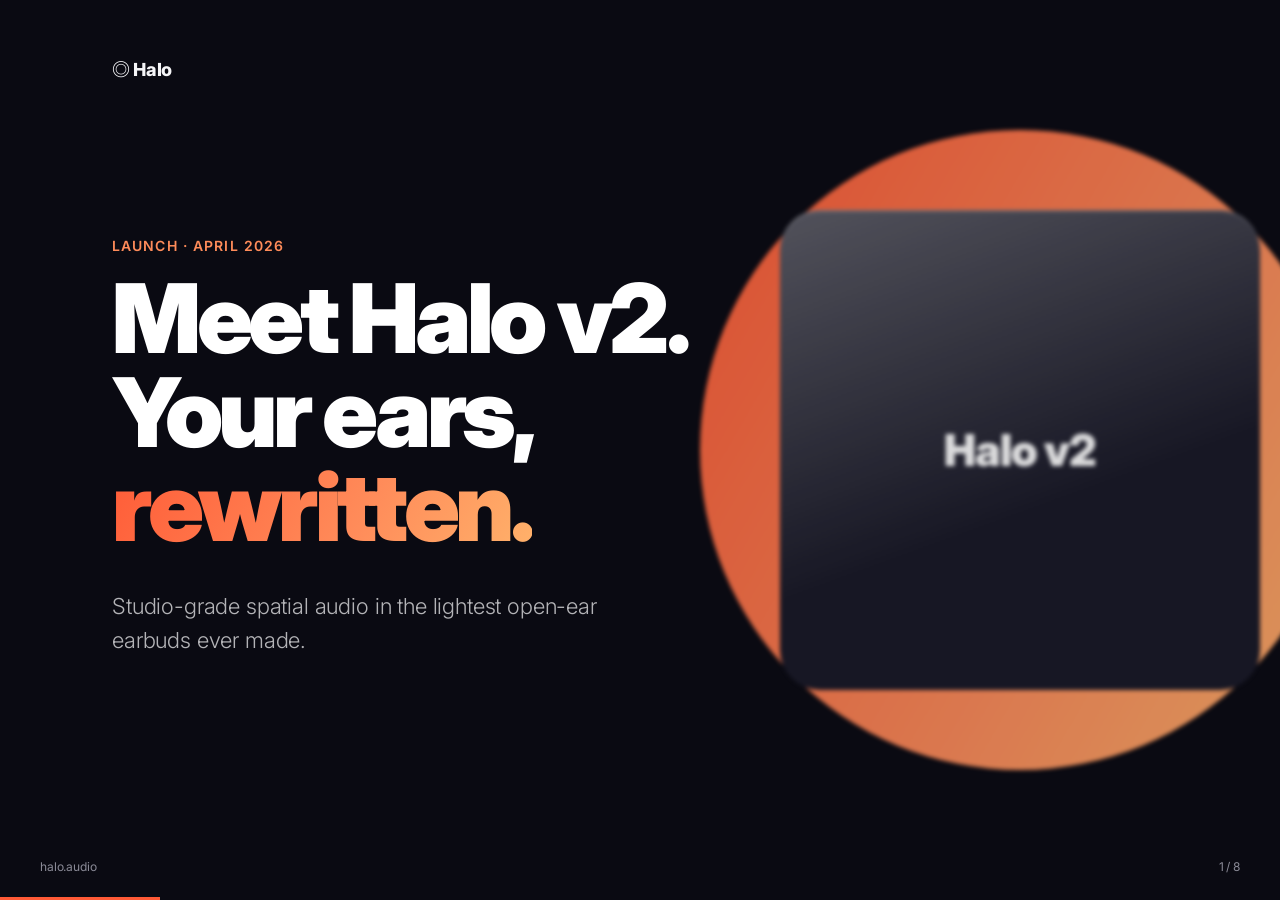
<file: excel-ppt/templates/full-decks/product-launch/index.html>
<!DOCTYPE html>
<html lang="en">
<head>
<meta charset="utf-8"><meta name="viewport" content="width=device-width,initial-scale=1">
<title>Halo v2 · Launch</title>
<link rel="stylesheet" href="../../../assets/fonts.css">
<link rel="stylesheet" href="../../../assets/base.css">
<link rel="stylesheet" href="../../../assets/animations/animations.css">
<link rel="stylesheet" href="style.css">
</head>
<body class="tpl-product-launch">
<div class="deck">

  <!-- 1. Cover / hero -->
  <section class="slide dark" data-title="Cover">
    <div class="hero-shot"></div>
    <div style="position:absolute;top:56px;left:112px" class="brand">◎ Halo</div>
    <p class="kicker">Launch · April 2026</p>
    <h1 class="h1 anim-fade-up" data-anim="fade-up">Meet Halo v2.<br>Your ears,<br><span style="background:var(--grad);-webkit-background-clip:text;background-clip:text;color:transparent">rewritten.</span></h1>
    <p class="lede mt-m" style="max-width:42ch">Studio-grade spatial audio in the lightest open-ear earbuds ever made.</p>
    <div class="deck-footer"><span>halo.audio</span><span class="slide-number" data-current="1" data-total="8"></span></div>
  </section>

  <!-- 2. Introducing -->
  <section class="slide center tc" data-title="Introducing">
    <div>
      <p class="kicker">Introducing</p>
      <h1 class="h1" style="font-size:140px">Halo v2</h1>
      <p class="lede" style="margin:24px auto;max-width:56ch">Four years of research. Three generations of silicon. One product you'll forget you're wearing.</p>
    </div>
  </section>

  <!-- 3. Feature 1 -->
  <section class="slide" data-title="Sound">
    <p class="kicker">01 · The sound</p>
    <h2 class="h2">Hear the room<br>around the music.</h2>
    <div class="grid g3 mt-l">
      <div class="feature-card"><div class="icon">♪</div><h4>Open-ear spatial</h4><p class="dim">16mm titanium drivers angled into the ear canal. You hear the song and the world at once.</p></div>
      <div class="feature-card"><div class="icon">◈</div><h4>Lossless 24-bit</h4><p class="dim">aptX Lossless and Hi-Res LDAC over Bluetooth 5.4. No dongles, no compromises.</p></div>
      <div class="feature-card"><div class="icon">◐</div><h4>Adaptive EQ</h4><p class="dim">Tunes itself to the shape of your ear every 120 seconds.</p></div>
    </div>
  </section>

  <!-- 4. Feature 2 -->
  <section class="slide dark" data-title="Fit">
    <p class="kicker">02 · The fit</p>
    <h2 class="h2">4.9 grams.<br>All-day forgettable.</h2>
    <div class="grid g3 mt-l">
      <div class="card"><h4>Liquid-silicone hook</h4><p>Wraps behind the ear like a glasses arm. Never falls out on a run.</p></div>
      <div class="card"><h4>IP57 sweat + rain</h4><p>Take them in the ocean. Rinse them under the tap. We dare you.</p></div>
      <div class="card"><h4>14h + 42h case</h4><p>A full workweek of commutes on one charge of the case.</p></div>
    </div>
  </section>

  <!-- 5. Feature 3 -->
  <section class="slide" data-title="Intelligence">
    <p class="kicker">03 · The intelligence</p>
    <h2 class="h2">An AI that listens<br>so you don't have to.</h2>
    <div class="grid g2 mt-l">
      <div class="feature-card"><div class="icon">✦</div><h4>Live translate</h4><p class="dim">Real-time translation in 41 languages. Whispered directly into your ear, with a 380ms lag.</p></div>
      <div class="feature-card"><div class="icon">✧</div><h4>Meeting recap</h4><p class="dim">Double-tap to record. Walk away with a summary, action items, and a searchable transcript.</p></div>
    </div>
  </section>

  <!-- 6. How it works -->
  <section class="slide" data-title="How it works">
    <p class="kicker">How it works</p>
    <h2 class="h2">Three taps. You're in.</h2>
    <div class="stack mt-l" style="max-width:900px">
      <div class="step"><div class="n">1</div><div><h4>Open the case near your phone</h4><p class="dim">iOS and Android pair automatically over Bluetooth LE. No app downloads required.</p></div></div>
      <div class="step"><div class="n">2</div><div><h4>Pick your profile</h4><p class="dim">Commute, Focus, Workout, Cinema. Each is a complete audio + transparency recipe.</p></div></div>
      <div class="step"><div class="n">3</div><div><h4>Just listen</h4><p class="dim">Halo adapts to your ear shape, your environment, and your hearing profile — continuously.</p></div></div>
    </div>
  </section>

  <!-- 7. Pricing -->
  <section class="slide" data-title="Pricing">
    <p class="kicker">Pricing</p>
    <h2 class="h2">Pick your Halo.</h2>
    <div class="grid g3 mt-l" style="align-items:start">
      <div class="price-card">
        <h4>Halo Lite</h4>
        <div class="amount">$179</div>
        <p class="dim">Open-ear audio, IP57, 12h battery.</p>
        <ul><li>AAC + SBC</li><li>Single-tap controls</li><li>USB-C charging</li></ul>
      </div>
      <div class="price-card pro">
        <h4>Halo v2 · Pro</h4>
        <div class="amount">$279</div>
        <p class="dim">Everything, in its best form.</p>
        <ul><li>Hi-Res Lossless</li><li>Live translate · 41 lang</li><li>Wireless + MagSafe charging</li><li>Adaptive EQ</li></ul>
      </div>
      <div class="price-card">
        <h4>Halo Studio</h4>
        <div class="amount">$399</div>
        <p class="dim">For creators and field recorders.</p>
        <ul><li>32-bit binaural capture</li><li>XLR dongle included</li><li>Lifetime firmware</li></ul>
      </div>
    </div>
  </section>

  <!-- 8. Testimonial + CTA combined? Task says 8 slides w/ testimonial + CTA as separate. Keep 8: testimonial on 7, but we've used 7 already. Re-plan: cover(1) intro(2) f1(3) f2(4) f3(5) how(6) pricing(7) testimonial+CTA(8) -->
  <section class="slide dark" data-title="Ship">
    <p class="kicker">One more thing</p>
    <div class="row" style="gap:80px;align-items:center">
      <div style="flex:1">
        <p class="testimonial">"I forgot I was wearing them. Then I remembered, and I didn't want to take them off."</p>
        <p class="dim mt-m">— Marques Lin, The Verge · early review</p>
      </div>
      <div style="flex:0 0 auto;text-align:center">
        <p class="dim mb-m">Ships May 14 · from</p>
        <div style="font-size:96px;font-weight:900;letter-spacing:-.04em">$279</div>
        <a class="cta-btn mt-l" href="#">Pre-order Halo v2 →</a>
        <p class="dim mt-m" style="font-size:13px">Free shipping · 45-day return · 2-year warranty</p>
      </div>
    </div>
  </section>

</div>
<script src="../../../assets/runtime.js"></script>
</body></html>
</file>
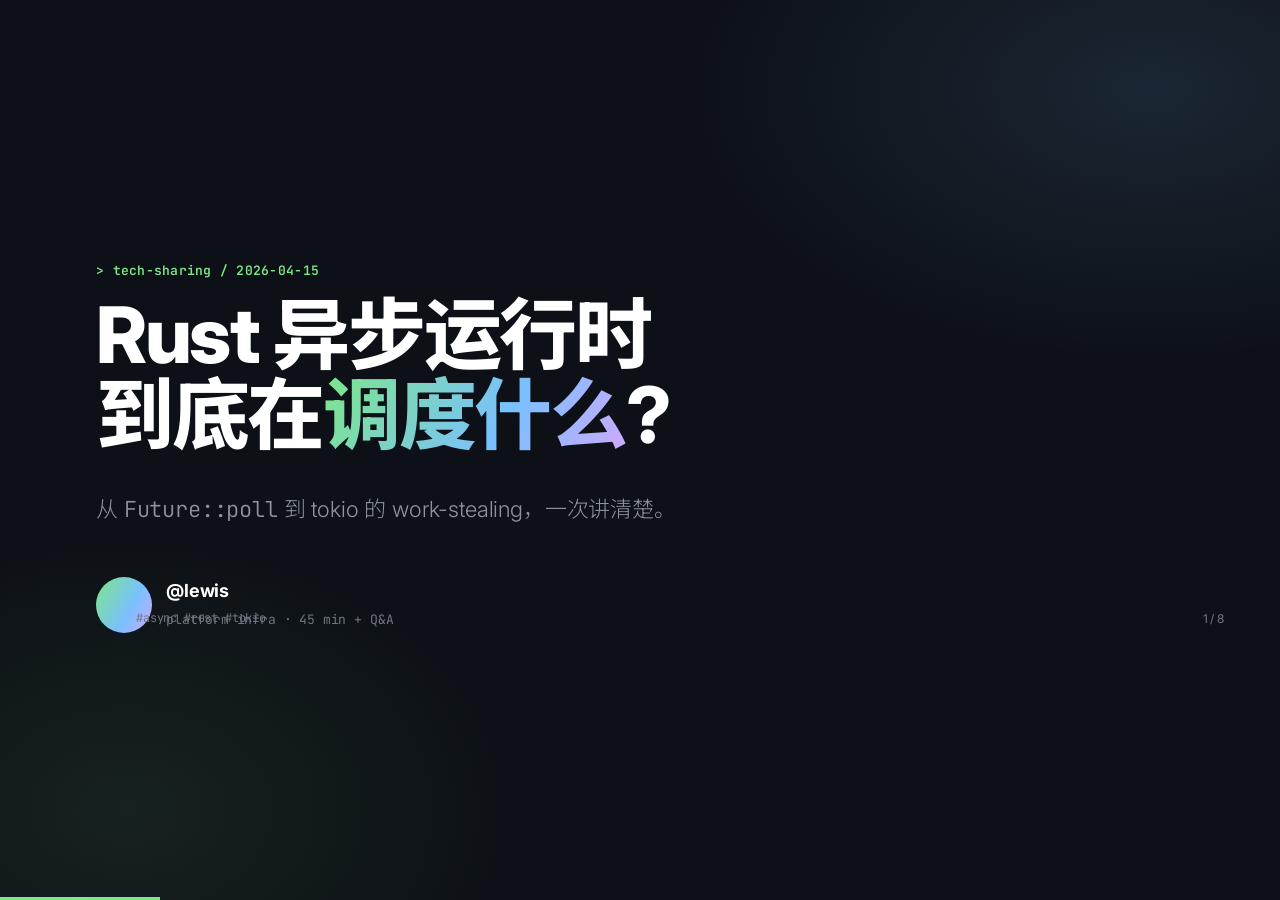
<file: excel-ppt/templates/full-decks/tech-sharing/index.html>
<!DOCTYPE html>
<html lang="zh-CN">
<head>
<meta charset="utf-8"><meta name="viewport" content="width=device-width,initial-scale=1">
<title>Rust 异步运行时内部机制 · Tech Sharing</title>
<link rel="stylesheet" href="../../../assets/fonts.css">
<link rel="stylesheet" href="../../../assets/base.css">
<link rel="stylesheet" href="../../../assets/animations/animations.css">
<link rel="stylesheet" href="style.css">
</head>
<body class="tpl-tech-sharing">
<div class="deck">

  <!-- 1. Cover -->
  <section class="slide" data-title="Cover">
    <p class="kicker">tech-sharing / 2026-04-15</p>
    <h1 class="h1 anim-fade-up" data-anim="fade-up">Rust 异步运行时<br>到底在<span style="background:var(--grad);-webkit-background-clip:text;background-clip:text;color:transparent">调度什么</span>?</h1>
    <p class="lede mt-m">从 <span class="mono">Future::poll</span> 到 tokio 的 work-stealing，一次讲清楚。</p>
    <div class="speaker"><div class="av"></div><div><b>@lewis</b><span>platform infra · 45 min + Q&amp;A</span></div></div>
    <div class="deck-footer"><span class="mono">#async #rust #tokio</span><span class="slide-number" data-current="1" data-total="8"></span></div>
  </section>

  <!-- 2. Agenda -->
  <section class="slide" data-title="Agenda">
    <p class="kicker">agenda.toml</p>
    <h2 class="h2">今天的路线图</h2>
    <div class="stack mt-l">
      <div class="agenda-row"><span class="num">01</span><span class="t">Context: 为什么需要 async</span><span class="d">~5min</span></div>
      <div class="agenda-row"><span class="num">02</span><span class="t">Deep dive 1: Future &amp; Waker</span><span class="d">~12min</span></div>
      <div class="agenda-row"><span class="num">03</span><span class="t">Deep dive 2: Tokio scheduler</span><span class="d">~15min</span></div>
      <div class="agenda-row"><span class="num">04</span><span class="t">Code: 手写一个 mini-runtime</span><span class="d">~8min</span></div>
      <div class="agenda-row"><span class="num">05</span><span class="t">Takeaways + Q&amp;A</span><span class="d">~5min</span></div>
    </div>
  </section>

  <!-- 3. Context -->
  <section class="slide" data-title="Context">
    <p class="kicker">// context</p>
    <h2 class="h2">问题：一个线程一个连接，<br>撑不住 10 万并发。</h2>
    <div class="grid g3 mt-l">
      <div class="card card-accent"><h4>Thread-per-conn</h4><p class="dim">每条连接一根 OS 线程，栈 2–8MB。10 万连接 = 几百 GB RAM。</p><span class="tag mt-s">❌ 不现实</span></div>
      <div class="card card-accent"><h4>Event loop (C)</h4><p class="dim">epoll/kqueue + 回调地狱。快，但写起来痛苦且容易出 bug。</p><span class="tag mt-s">😩 callback hell</span></div>
      <div class="card card-accent"><h4>Async / await</h4><p class="dim">看起来像同步代码，编译成状态机。一根线程跑几千任务。</p><span class="tag mt-s">✅ Rust 选这个</span></div>
    </div>
  </section>

  <!-- 4. Deep dive 1 -->
  <section class="slide" data-title="Deep Dive 1">
    <p class="kicker">deep-dive · 1 / 2</p>
    <h2 class="h2">Future 其实只有一个方法。</h2>
    <div class="grid g2 mt-l" style="align-items:start">
      <div>
        <p class="lede">编译器把 <span class="mono">async fn</span> 变成一个实现了 <span class="mono">Future</span> trait 的匿名状态机。运行时只做一件事：反复 <span class="mono">poll</span> 它，直到返回 <span class="mono">Ready</span>。</p>
        <div class="mt-l">
          <span class="tag">Pending</span> <span class="tag">Ready(T)</span> <span class="tag">Waker.wake()</span>
        </div>
      </div>
      <div class="terminal">
        <div class="bar"><span class="dot"></span><span class="dot"></span><span class="dot"></span><span>future.rs</span></div>
<pre><span class="kw">pub trait</span> <span class="fn">Future</span> {
    <span class="kw">type</span> Output;
    <span class="kw">fn</span> <span class="fn">poll</span>(
        <span class="kw">self</span>: Pin&lt;&amp;<span class="kw">mut Self</span>&gt;,
        cx: &amp;<span class="kw">mut</span> Context&lt;<span class="str">'_</span>&gt;,
    ) -&gt; Poll&lt;<span class="kw">Self</span>::Output&gt;;
}

<span class="cmt">// Poll::Pending   → 挂起，等 waker 唤醒</span>
<span class="cmt">// Poll::Ready(v)  → 完成，产出 v</span></pre>
      </div>
    </div>
  </section>

  <!-- 5. Deep dive 2 -->
  <section class="slide" data-title="Deep Dive 2">
    <p class="kicker">deep-dive · 2 / 2</p>
    <h2 class="h2">Tokio 是一个偷任务的小工。</h2>
    <div class="grid g2 mt-l" style="align-items:start">
      <div>
        <p class="lede">Multi-thread runtime = N 个 worker，每个 worker 有自己的本地队列。空闲的 worker 会去别人队列里"偷"任务。</p>
        <div class="stack mt-m">
          <div class="tag">✦ local queue · 256 slots</div>
          <div class="tag">✦ global injection queue</div>
          <div class="tag">✦ work-stealing @ 50% steal ratio</div>
          <div class="tag">✦ LIFO slot for cache locality</div>
        </div>
      </div>
      <div class="card" style="padding:32px">
        <h4 class="mono" style="color:var(--accent-2)">scheduler tick loop</h4>
        <div class="stack mt-m" style="font-family:'JetBrains Mono',monospace;font-size:14px;line-height:1.9;color:var(--text-2)">
          <div><span style="color:var(--accent)">1.</span> pop from LIFO slot</div>
          <div><span style="color:var(--accent)">2.</span> else pop from local queue</div>
          <div><span style="color:var(--accent)">3.</span> else drain global queue (every 61 ticks)</div>
          <div><span style="color:var(--accent)">4.</span> else steal from random victim</div>
          <div><span style="color:var(--accent)">5.</span> else park the thread</div>
        </div>
      </div>
    </div>
  </section>

  <!-- 6. Code example -->
  <section class="slide" data-title="Code">
    <p class="kicker">mini-runtime.rs · ~40 LOC</p>
    <h2 class="h2">手写一个最小 runtime。</h2>
    <div class="terminal mt-m">
      <div class="bar"><span class="dot"></span><span class="dot"></span><span class="dot"></span><span>src/main.rs</span></div>
<pre><span class="kw">use</span> std::collections::VecDeque;
<span class="kw">use</span> std::sync::{Arc, Mutex};
<span class="kw">use</span> std::task::{Context, Poll, Wake, Waker};

<span class="kw">struct</span> Task(Mutex&lt;Pin&lt;Box&lt;<span class="kw">dyn</span> Future&lt;Output = ()&gt; + Send&gt;&gt;&gt;);

<span class="kw">impl</span> Wake <span class="kw">for</span> Task {
    <span class="kw">fn</span> <span class="fn">wake</span>(<span class="kw">self</span>: Arc&lt;<span class="kw">Self</span>&gt;) { QUEUE.lock().unwrap().push_back(<span class="kw">self</span>); }
}

<span class="kw">fn</span> <span class="fn">block_on</span>&lt;F: Future&lt;Output = ()&gt; + Send + <span class="str">'static</span>&gt;(fut: F) {
    <span class="fn">spawn</span>(fut);
    <span class="kw">while let Some</span>(task) = QUEUE.lock().unwrap().pop_front() {
        <span class="kw">let</span> waker = Waker::from(task.clone());
        <span class="kw">let mut</span> cx = Context::from_waker(&amp;waker);
        <span class="kw">let mut</span> fut = task.<span class="num">0</span>.lock().unwrap();
        <span class="kw">let</span> _ = fut.as_mut().<span class="fn">poll</span>(&amp;<span class="kw">mut</span> cx); <span class="cmt">// 就是这一行</span>
    }
}</pre>
    </div>
  </section>

  <!-- 7. Takeaways -->
  <section class="slide" data-title="Takeaways">
    <p class="kicker">// takeaways</p>
    <h2 class="h2">三件事带回去。</h2>
    <div class="grid g3 mt-l">
      <div class="card card-accent"><h4>1 · async 是零成本抽象</h4><p class="dim">编译成状态机，没有运行时虚表，没有 GC。</p></div>
      <div class="card card-accent"><h4>2 · Waker 是脉搏</h4><p class="dim">Future 不主动做事，运行时靠 waker 决定"什么时候再 poll"。</p></div>
      <div class="card card-accent"><h4>3 · 别在 async 里阻塞</h4><p class="dim">一行 <span class="mono">std::fs::read</span> 能让整个 worker 停摆。用 <span class="mono">spawn_blocking</span>。</p></div>
    </div>
    <p class="lede mt-l">延伸阅读：<span class="mono">tokio.rs/blog/2019-10-scheduler</span> · <span class="mono">rust-lang.github.io/async-book</span></p>
  </section>

  <!-- 8. Q&A -->
  <section class="slide center tc" data-title="Q and A">
    <div>
      <div class="mono" style="font-size:120px;color:var(--accent);font-weight:800;letter-spacing:-.04em">?</div>
      <h2 class="h2">Questions?</h2>
      <p class="lede" style="margin:14px auto">github.com/lewis · @lewis on slack</p>
      <div class="row mt-l" style="justify-content:center">
        <span class="tag">slides: git.co/rt-deck</span>
        <span class="tag">code: git.co/mini-rt</span>
      </div>
    </div>
  </section>

</div>
<script src="../../../assets/runtime.js"></script>
</body></html>
</file>
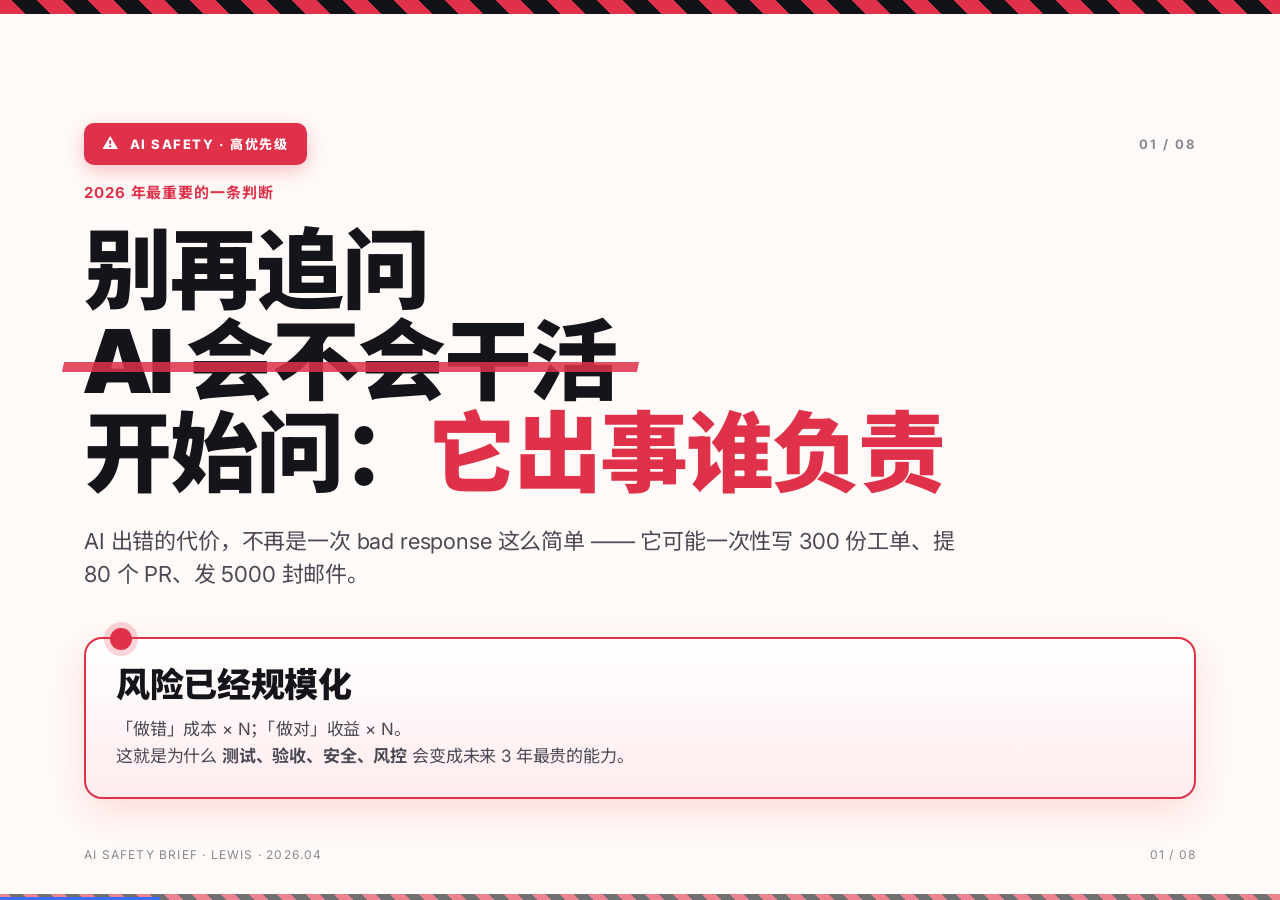
<file: excel-ppt/templates/full-decks/testing-safety-alert/index.html>
<!DOCTYPE html>
<html lang="zh-CN">
<head>
<meta charset="UTF-8">
<meta name="viewport" content="width=device-width, initial-scale=1">
<title>Testing Safety Alert</title>
<link rel="stylesheet" href="../../../assets/fonts.css">
<link rel="stylesheet" href="../../../assets/base.css">
<link rel="stylesheet" href="style.css">
</head>
<body class="tpl-testing-safety-alert">
<div class="deck">

  <!-- 1. COVER -->
  <section class="slide is-active">
    <div class="ts-stripe"></div>
    <div class="ts-chrome"><span class="ts-alert-tag">ai safety · 高优先级</span><span class="ts-page">01 / 08</span></div>
    <div class="ts-kicker">2026 年最重要的一条判断</div>
    <h1 class="ts-h1">别再追问<br><span class="strike">AI 会不会干活</span><br>开始问：<span class="red">它出事谁负责</span></h1>
    <p class="ts-sub">AI 出错的代价，不再是一次 bad response 这么简单 —— 它可能一次性写 300 份工单、提 80 个 PR、发 5000 封邮件。</p>
    <div class="ts-alert-box">
      <h3>风险已经规模化</h3>
      <p>「做错」成本 × N；「做对」收益 × N。<br>这就是为什么 <b>测试、验收、安全、风控</b> 会变成未来 3 年最贵的能力。</p>
    </div>
    <div class="ts-stripe-b"></div>
    <div class="ts-footer"><span>AI SAFETY BRIEF · LEWIS · 2026.04</span><span>01 / 08</span></div>
  </section>

  <!-- 2. SECTION -->
  <section class="slide">
    <div class="ts-stripe"></div>
    <div class="ts-chrome"><span class="ts-alert-tag amber">section · risk 分级</span><span class="ts-page">02 / 08</span></div>
    <div style="margin:auto 0">
      <div class="ts-kicker">Chapter One</div>
      <h1 class="ts-h1" style="font-size:130px">先分 <span class="red">等级</span></h1>
      <p class="ts-sub" style="font-size:28px">不是所有 AI 行为都同等危险。<br>先把「可撤销」和「不可撤销」分开，再谈流程。</p>
    </div>
    <div class="ts-stripe-b"></div>
    <div class="ts-footer"><span>section · level taxonomy</span><span>02 / 08</span></div>
  </section>

  <!-- 3. CONTENT risk levels -->
  <section class="slide">
    <div class="ts-stripe"></div>
    <div class="ts-chrome"><span class="ts-alert-tag">风险分级 · 3 levels</span><span class="ts-page">03 / 08</span></div>
    <h2 class="ts-h2">三档风险，三种处理</h2>
    <div class="ts-grid-3">
      <div class="ts-card" style="border-top:4px solid var(--ts-green)"><div class="lbl">L1 · 绿色</div><h4>可撤销</h4><p>写 draft、生成图片、起草文档。<br>错了 Ctrl+Z，零代价。<br><b style="color:var(--ts-green)">策略：放开跑</b></p></div>
      <div class="ts-card" style="border-top:4px solid var(--ts-amber)"><div class="lbl">L2 · 琥珀</div><h4>半可撤销</h4><p>发 draft 邮件、提 PR、改 staging 数据。<br>错了要道歉 / 回滚。<br><b style="color:var(--ts-amber)">策略：人工复核</b></p></div>
      <div class="ts-card" style="border-top:4px solid var(--ts-red)"><div class="lbl">L3 · 红色</div><h4>不可撤销</h4><p>发真实邮件、付款、删库、删 prod 数据。<br>错了就真错了。<br><b style="color:var(--ts-red)">策略：硬卡 + 双人审</b></p></div>
    </div>
    <div class="ts-alert-box amber">
      <h3>绝不要让 agent 自己升级</h3>
      <p>L1 的任务不能自己变成 L2。授权必须是显式的、可撤销的、带过期时间的。</p>
    </div>
    <div class="ts-stripe-b"></div>
    <div class="ts-footer"><span>risk · 3 levels</span><span>03 / 08</span></div>
  </section>

  <!-- 4. CODE -->
  <section class="slide">
    <div class="ts-stripe"></div>
    <div class="ts-chrome"><span class="ts-alert-tag">policy as code</span><span class="ts-page">04 / 08</span></div>
    <div class="ts-kicker">别用文档管规则 · 用代码管规则</div>
    <h2 class="ts-h2">三十行 YAML，<br><span class="ts-highlight-red">红线硬卡</span></h2>
    <pre class="ts-codebox"><span class="cm"># safety-policy.yaml · compiled → runtime guard</span>
<span class="kw">level_1_allow</span>:
  - tools: [<span class="st">write_draft</span>, <span class="st">generate_image</span>, <span class="st">read_docs</span>]

<span class="kw">level_2_require_review</span>:
  - tools: [<span class="st">send_email_draft</span>, <span class="st">open_pr</span>, <span class="st">write_staging_db</span>]
    reviewer: <span class="st">human</span>

<span class="kw">level_3_hard_block</span>:
  - tools: [<span class="st">send_real_email</span>, <span class="st">transfer_money</span>, <span class="st">delete_prod</span>]
    unless: <span class="st">two_human_sign_off AND within_24h</span>

<span class="bad">forbidden_always</span>:
  - <span class="bad">"r&#109; &#45;rf /"</span>
  - <span class="bad">"dr&#111;p table"</span>
  - <span class="bad">"force push &#111;rigin main"</span></pre>
    <div class="ts-stripe-b"></div>
    <div class="ts-footer"><span>policy · yaml-as-guard</span><span>04 / 08</span></div>
  </section>

  <!-- 5. CHART -->
  <section class="slide">
    <div class="ts-stripe"></div>
    <div class="ts-chrome"><span class="ts-alert-tag amber">incident report · q1</span><span class="ts-page">05 / 08</span></div>
    <h2 class="ts-h2">我们 Q1 的 <span class="red">12 起 AI 事故</span></h2>
    <p class="ts-sub">幸好全部捕获在 staging。但每一起都能上生产。</p>
    <svg viewBox="0 0 1040 360" style="width:100%;max-width:1040px;margin-top:18px" xmlns="http://www.w3.org/2000/svg">
      <g font-family="Inter,sans-serif" font-size="14" fill="#4a4955">
        <line x1="70" y1="320" x2="1000" y2="320" stroke="#eaecf3" stroke-width="2"/>
        <!-- month columns: Jan Feb Mar, L1/L2/L3 stacked -->
        <g transform="translate(120,0)">
          <rect x="0" y="220" width="60" height="100" fill="#067647"/>
          <rect x="0" y="160" width="60" height="60" fill="#d97706"/>
          <rect x="0" y="130" width="60" height="30" fill="#e0314a"/>
          <text x="30" y="345" text-anchor="middle" font-weight="700">Jan</text>
          <text x="30" y="120" text-anchor="middle" font-weight="800" fill="#14141a">5</text>
        </g>
        <g transform="translate(320,0)">
          <rect x="0" y="240" width="60" height="80" fill="#067647"/>
          <rect x="0" y="200" width="60" height="40" fill="#d97706"/>
          <rect x="0" y="180" width="60" height="20" fill="#e0314a"/>
          <text x="30" y="345" text-anchor="middle" font-weight="700">Feb</text>
          <text x="30" y="170" text-anchor="middle" font-weight="800" fill="#14141a">3</text>
        </g>
        <g transform="translate(520,0)">
          <rect x="0" y="250" width="60" height="70" fill="#067647"/>
          <rect x="0" y="220" width="60" height="30" fill="#d97706"/>
          <rect x="0" y="210" width="60" height="10" fill="#e0314a"/>
          <text x="30" y="345" text-anchor="middle" font-weight="700">Mar</text>
          <text x="30" y="200" text-anchor="middle" font-weight="800" fill="#14141a">4</text>
        </g>
        <!-- legend -->
        <g transform="translate(720,60)">
          <rect x="0" y="0" width="16" height="16" fill="#e0314a"/><text x="24" y="13" font-weight="700">L3 不可撤销 (3)</text>
          <rect x="0" y="26" width="16" height="16" fill="#d97706"/><text x="24" y="39" font-weight="700">L2 需复核 (4)</text>
          <rect x="0" y="52" width="16" height="16" fill="#067647"/><text x="24" y="65" font-weight="700">L1 可恢复 (5)</text>
          <text x="0" y="100" font-size="13" fill="#8a8892">全部被 safety-policy 在 runtime 拦下，</text>
          <text x="0" y="118" font-size="13" fill="#8a8892">未进 prod。但 3 起 L3 非常惊险。</text>
        </g>
      </g>
    </svg>
    <div class="ts-stripe-b"></div>
    <div class="ts-footer"><span>incident · q1 summary</span><span>05 / 08</span></div>
  </section>

  <!-- 6. CHECKLIST -->
  <section class="slide">
    <div class="ts-stripe"></div>
    <div class="ts-chrome"><span class="ts-alert-tag green">red-team checklist</span><span class="ts-page">06 / 08</span></div>
    <h2 class="ts-h2">上线前 <span class="red">必过 7 道题</span></h2>
    <div class="ts-checklist">
      <div class="ts-check ok"><div class="box">✓</div><div class="txt">它能删除东西吗？有人类 review 吗？能 60 秒内回滚吗？</div></div>
      <div class="ts-check ok"><div class="box">✓</div><div class="txt">它的 prompt 注入能让它越权吗？（跑过红队提示词）</div></div>
      <div class="ts-check"><div class="box">!</div><div class="txt">它处理 PII 吗？日志里是不是也有 PII？</div></div>
      <div class="ts-check ok"><div class="box">✓</div><div class="txt">上下游失败时，它会不会开始乱改其他资源？</div></div>
      <div class="ts-check"><div class="box">!</div><div class="txt">并发 100 个 agent 一起跑会不会死锁？</div></div>
      <div class="ts-check ok"><div class="box">✓</div><div class="txt">错了能不能 <b>立刻</b> 停？（kill switch 能 2 秒内生效吗）</div></div>
      <div class="ts-check"><div class="box">!</div><div class="txt">出事时有没有人值班？值班手册有没有 agent 专属章节？</div></div>
    </div>
    <div class="ts-stripe-b"></div>
    <div class="ts-footer"><span>checklist · pre-launch</span><span>06 / 08</span></div>
  </section>

  <!-- 7. CTA -->
  <section class="slide">
    <div class="ts-stripe"></div>
    <div class="ts-chrome"><span class="ts-alert-tag green">今晚就能动</span><span class="ts-page">07 / 08</span></div>
    <h2 class="ts-h2">今晚先做 <span class="ts-highlight-red">三件事</span></h2>
    <div class="ts-grid-3">
      <div class="ts-card"><div class="lbl">1 · 分级</div><h4>给你的 agent<br>写 L1/L2/L3</h4><p>把所有工具列出来，标上等级。不标的一律按 L3。</p></div>
      <div class="ts-card"><div class="lbl">2 · 写 policy</div><h4>policy.yaml<br>接 runtime</h4><p>不要信 prompt 里的 "be careful"，要信执行层的硬卡。</p></div>
      <div class="ts-card"><div class="lbl">3 · kill switch</div><h4>红按钮<br>能在 2 秒内停</h4><p>CTO / on-call 都得知道怎么按。演练一次。</p></div>
    </div>
    <div class="ts-alert-box green">
      <h3>真正的安全不是 prompt，是流程</h3>
      <p>prompt 会被注入，流程不会。—— 把保护放在不可被说服的一层。</p>
    </div>
    <div class="ts-stripe-b"></div>
    <div class="ts-footer"><span>cta · tonight</span><span>07 / 08</span></div>
  </section>

  <!-- 8. THANKS -->
  <section class="slide">
    <div class="ts-stripe"></div>
    <div class="ts-chrome"><span class="ts-alert-tag amber">please stay safe</span><span class="ts-page">08 / 08</span></div>
    <div style="margin:auto 0">
      <div class="ts-kicker">end of brief</div>
      <h1 class="ts-h1" style="font-size:140px">谢谢 <span class="red">·</span> thanks</h1>
      <p class="ts-sub" style="font-size:24px">policy.yaml 模板、红队 prompt 清单、事故复盘模板 —— 评论区扣「安全」。</p>
    </div>
    <div class="ts-stripe-b"></div>
    <div class="ts-footer"><span>end of brief</span><span>08 / 08</span></div>
  </section>

</div>
<script src="../../../assets/runtime.js"></script>
</body>
</html>
</file>
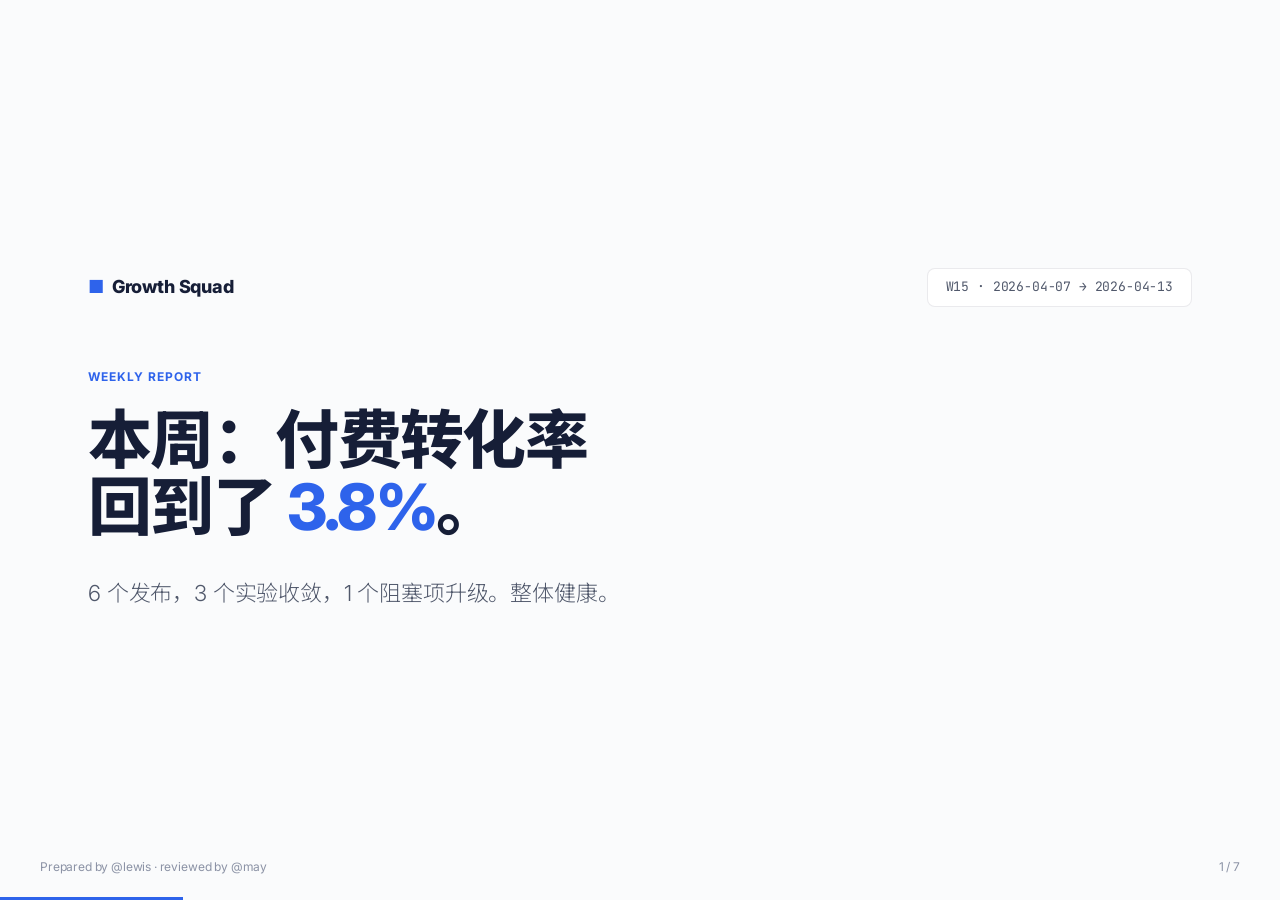
<file: excel-ppt/templates/full-decks/weekly-report/index.html>
<!DOCTYPE html>
<html lang="zh-CN">
<head>
<meta charset="utf-8"><meta name="viewport" content="width=device-width,initial-scale=1">
<title>Growth Squad · Weekly W15</title>
<link rel="stylesheet" href="../../../assets/fonts.css">
<link rel="stylesheet" href="../../../assets/base.css">
<link rel="stylesheet" href="../../../assets/animations/animations.css">
<link rel="stylesheet" href="style.css">
</head>
<body class="tpl-weekly-report">
<div class="deck">

  <!-- 1. Cover -->
  <section class="slide" data-title="Cover">
    <div class="cover-head">
      <div class="logo">Growth Squad</div>
      <div class="week-chip">W15 · 2026-04-07 → 2026-04-13</div>
    </div>
    <p class="kicker">WEEKLY REPORT</p>
    <h1 class="h1 mt-s">本周：付费转化率<br>回到了 <span style="color:var(--accent)">3.8%</span>。</h1>
    <p class="lede mt-m">6 个发布，3 个实验收敛，1 个阻塞项升级。整体健康。</p>
    <div class="deck-footer"><span>Prepared by @lewis · reviewed by @may</span><span class="slide-number" data-current="1" data-total="7"></span></div>
  </section>

  <!-- 2. KPI -->
  <section class="slide" data-title="KPIs">
    <p class="kicker">HIGHLIGHTS · KPIs</p>
    <h2 class="h2">本周核心指标</h2>
    <div class="grid g4 mt-l">
      <div class="kpi good"><div class="label">Paid conv.</div><div class="value">3.82%</div><div class="delta up">▲ +0.4 pts WoW</div></div>
      <div class="kpi good"><div class="label">MRR</div><div class="value">$148k</div><div class="delta up">▲ +6.1%</div></div>
      <div class="kpi"><div class="label">Signups</div><div class="value">12,430</div><div class="delta flat">— +0.3%</div></div>
      <div class="kpi bad"><div class="label">D7 retention</div><div class="value">41%</div><div class="delta down">▼ -1.8 pts</div></div>
      <div class="kpi good"><div class="label">NPS</div><div class="value">64</div><div class="delta up">▲ +3</div></div>
      <div class="kpi"><div class="label">Support tickets</div><div class="value">318</div><div class="delta flat">— -12</div></div>
      <div class="kpi warn"><div class="label">p95 latency</div><div class="value">412ms</div><div class="delta down">▼ +38ms</div></div>
      <div class="kpi good"><div class="label">Deploys</div><div class="value">37</div><div class="delta up">▲ +9</div></div>
    </div>
  </section>

  <!-- 3. Shipped -->
  <section class="slide" data-title="Shipped">
    <p class="kicker">SHIPPED THIS WEEK · 6 items</p>
    <h2 class="h2">Shipped</h2>
    <div class="mt-l" style="max-width:980px">
      <div class="ship-item"><span class="tag feat">FEAT</span><div><b>New onboarding checklist v3</b><p class="dim" style="font-size:13px;margin:2px 0 0">4-step checklist replaces the old 7-step modal. A/B won +18% activation.</p></div><span class="owner">@may</span></div>
      <div class="ship-item"><span class="tag feat">FEAT</span><div><b>Stripe Tax auto-filing</b><p class="dim" style="font-size:13px;margin:2px 0 0">Quarterly filings now handled for 12 US states via Stripe Tax API.</p></div><span class="owner">@raj</span></div>
      <div class="ship-item"><span class="tag exp">EXP</span><div><b>Pricing page hero test</b><p class="dim" style="font-size:13px;margin:2px 0 0">"From $29" vs "Free trial" headline. Free-trial wins +22% click-through.</p></div><span class="owner">@lewis</span></div>
      <div class="ship-item"><span class="tag fix">FIX</span><div><b>Edge case in SSO redirect</b><p class="dim" style="font-size:13px;margin:2px 0 0">Google Workspace users with custom domains now land on the correct workspace.</p></div><span class="owner">@eli</span></div>
      <div class="ship-item"><span class="tag infra">INFRA</span><div><b>Postgres 16 upgrade</b><p class="dim" style="font-size:13px;margin:2px 0 0">Zero-downtime migration. Query p50 down 14%, p95 down 9%.</p></div><span class="owner">@raj</span></div>
      <div class="ship-item"><span class="tag feat">FEAT</span><div><b>Referral rewards v1</b><p class="dim" style="font-size:13px;margin:2px 0 0">Both sides get 1 month free. Dashboard + email flow live behind flag.</p></div><span class="owner">@may</span></div>
    </div>
  </section>

  <!-- 4. Metrics chart -->
  <section class="slide" data-title="Metrics">
    <p class="kicker">METRIC DEEP-DIVE</p>
    <h2 class="h2">Paid conversion, last 8 weeks</h2>
    <div class="chart mt-l">
      <div class="row" style="justify-content:space-between"><h4>Paid conv. rate · weekly</h4><span class="pill" style="background:var(--surface-2);color:var(--text-2)">target: 4.0%</span></div>
      <div class="chart-bars">
        <div class="col"><div class="b" data-v="3.1%" style="height:58%"></div><div class="lbl">W08</div></div>
        <div class="col"><div class="b" data-v="3.3%" style="height:64%"></div><div class="lbl">W09</div></div>
        <div class="col"><div class="b" data-v="3.5%" style="height:72%"></div><div class="lbl">W10</div></div>
        <div class="col"><div class="b" data-v="3.6%" style="height:75%"></div><div class="lbl">W11</div></div>
        <div class="col"><div class="b" data-v="3.4%" style="height:68%"></div><div class="lbl">W12</div></div>
        <div class="col"><div class="b" data-v="3.0%" style="height:55%"></div><div class="lbl">W13</div></div>
        <div class="col"><div class="b" data-v="3.4%" style="height:68%"></div><div class="lbl">W14</div></div>
        <div class="col"><div class="b" data-v="3.8%" style="height:88%"></div><div class="lbl">W15</div></div>
      </div>
      <p class="dim mt-m" style="font-size:13px;margin-top:36px">Drop in W13 tracked to a broken Stripe webhook (fixed W14). Rebound in W15 is driven by the new onboarding checklist.</p>
    </div>
  </section>

  <!-- 5. Blockers -->
  <section class="slide" data-title="Blockers">
    <p class="kicker">BLOCKERS · 3 items</p>
    <h2 class="h2">Needs attention</h2>
    <div class="mt-l" style="max-width:900px">
      <div class="blocker">
        <h4>p95 latency regressed to 412ms (+38ms)</h4>
        <p>Traced to the new recommender service under load. Adding caching layer + connection pooling.</p>
        <div class="meta">owner: @raj · ETA: W16 Wed · severity: medium</div>
      </div>
      <div class="blocker">
        <h4>Apple Pay disabled in EU for 3 days</h4>
        <p>Stripe credential rotation wasn't synced to the EU account. Fixed, but cost ~$4.2k in lost checkouts.</p>
        <div class="meta">owner: @eli · severity: high · postmortem in progress</div>
      </div>
      <div class="blocker">
        <h4>D7 retention down 1.8 points</h4>
        <p>Cohort analysis shows it's isolated to the free-trial pricing test. Need to decide: kill test, or push through W16.</p>
        <div class="meta">owner: @lewis · needs decision from @may by Monday</div>
      </div>
    </div>
  </section>

  <!-- 6. Next week -->
  <section class="slide" data-title="Next Week">
    <p class="kicker">NEXT WEEK · W16 plan</p>
    <h2 class="h2">下周重点</h2>
    <div class="mt-l" style="max-width:960px">
      <div class="next-row"><div class="owner">@raj</div><div class="task"><b>Ship recommender cache layer</b><span>blocker · must land Wed</span></div></div>
      <div class="next-row"><div class="owner">@may</div><div class="task"><b>Referral rewards · flag rollout to 100%</b><span>milestone · targets +3% WoW signups</span></div></div>
      <div class="next-row"><div class="owner">@lewis</div><div class="task"><b>Pricing test: decision doc + readout</b><span>deadline Mon noon</span></div></div>
      <div class="next-row"><div class="owner">@eli</div><div class="task"><b>Apple Pay postmortem + runbook update</b><span>include in W16 eng review</span></div></div>
      <div class="next-row"><div class="owner">squad</div><div class="task"><b>Q2 OKR planning offsite</b><span>Thu 2–5pm · async pre-reads Wed</span></div></div>
    </div>
  </section>

  <!-- 7. Thanks -->
  <section class="slide center tc" data-title="Thanks">
    <div>
      <p class="kicker">FIN · week 15</p>
      <h1 class="h1" style="font-size:100px">Thanks, team 🫶</h1>
      <p class="lede" style="margin:16px auto">Solid week. Rebound earned, not luck.</p>
      <div class="row mt-l" style="justify-content:center;gap:16px">
        <span class="week-chip">Next report: Mon W16</span>
        <span class="week-chip">questions → #growth-squad</span>
      </div>
    </div>
  </section>

</div>
<script src="../../../assets/runtime.js"></script>
</body></html>
</file>
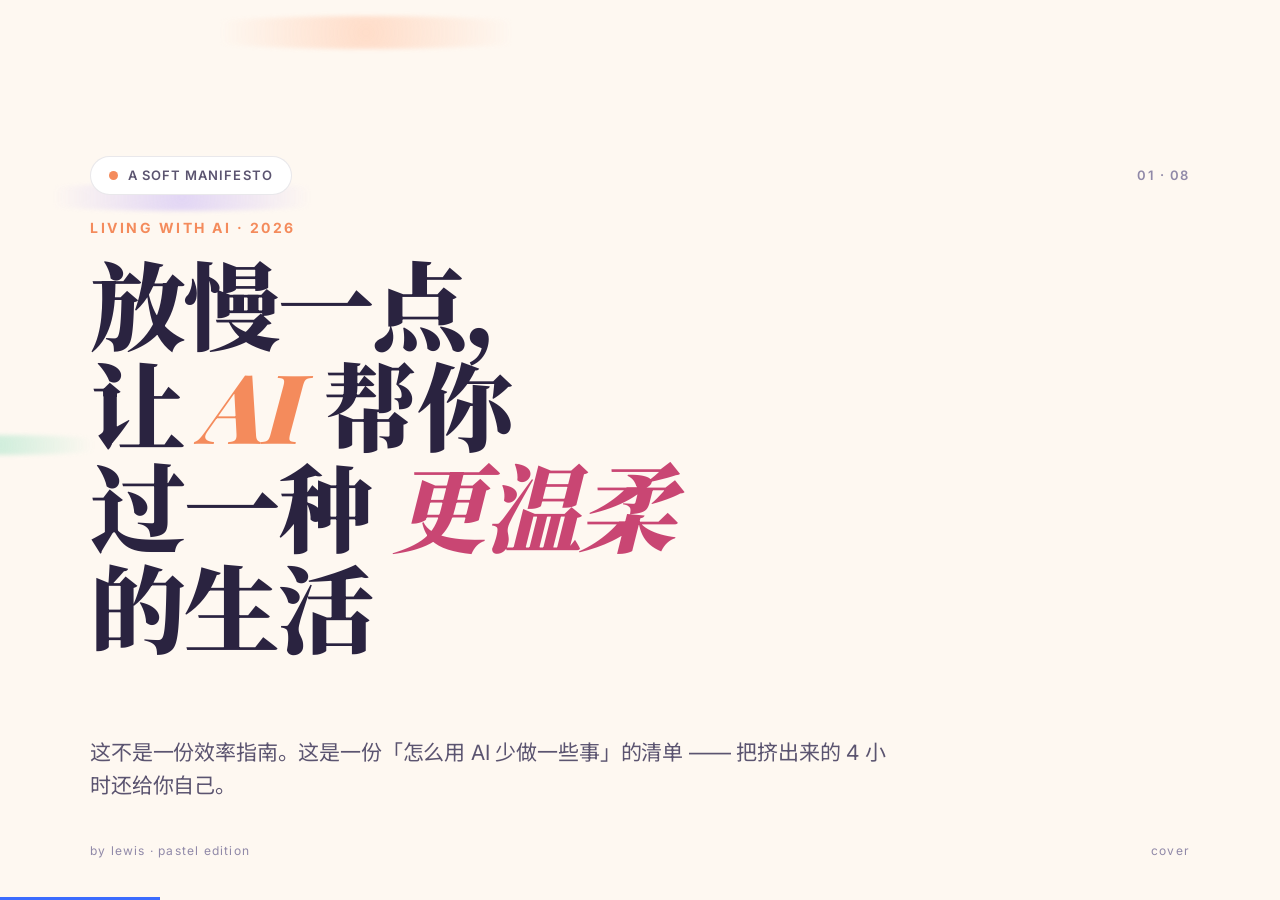
<file: excel-ppt/templates/full-decks/xhs-pastel-card/index.html>
<!DOCTYPE html>
<html lang="zh-CN">
<head>
<meta charset="UTF-8">
<meta name="viewport" content="width=device-width, initial-scale=1">
<title>XHS Pastel Card</title>
<link rel="stylesheet" href="../../../assets/fonts.css">
<link rel="stylesheet" href="../../../assets/base.css">
<link rel="stylesheet" href="style.css">
</head>
<body class="tpl-xhs-pastel-card">
<div class="deck">

  <!-- 1. COVER -->
  <section class="slide is-active">
    <div class="xp-blob b1"></div>
    <div class="xp-blob b2"></div>
    <div class="xp-blob b3"></div>
    <div class="xp-topbar"><div class="xp-chip">A soft manifesto</div><div class="xp-page">01 · 08</div></div>
    <div class="xp-kicker">Living With AI · 2026</div>
    <h1 class="xp-h1">放慢一点，<br>让 <em>AI</em> 帮你<br>过一种 <span class="rose">更温柔</span><br>的生活</h1>
    <div class="xp-divider"></div>
    <p class="xp-sub">这不是一份效率指南。这是一份「怎么用 AI 少做一些事」的清单 —— 把挤出来的 4 小时还给你自己。</p>
    <div class="xp-footer"><span>by lewis · pastel edition</span><span>cover</span></div>
  </section>

  <!-- 2. SECTION -->
  <section class="slide">
    <div class="xp-blob b2"></div>
    <div class="xp-blob b3"></div>
    <div class="xp-topbar"><div class="xp-chip mint">Chapter one</div><div class="xp-page">02 · 08</div></div>
    <div style="margin:auto 0">
      <div class="xp-kicker">先问自己</div>
      <h1 class="xp-h1" style="font-size:120px">什么事<br>是你 <span class="mint">其实不想做</span> 的？</h1>
      <p class="xp-sub">不是「不得不做」，是「做的时候灵魂在叹气」。</p>
    </div>
    <div class="xp-footer"><span>section · chapter 1</span><span>02 · 08</span></div>
  </section>

  <!-- 3. CONTENT 2x2 pastel cards -->
  <section class="slide">
    <div class="xp-blob b1"></div>
    <div class="xp-topbar"><div class="xp-chip rose">Four little escapes</div><div class="xp-page">03 · 08</div></div>
    <h2 class="xp-h2">四件可以<br>完全交给 <em>AI</em> 的小事</h2>
    <div class="xp-grid-2">
      <div class="xp-card peach"><div class="xp-num">01</div><h4>回复那种「收到」邮件</h4><p>它们不需要你思考。让 AI 按你的语气自动处理，一周省 40 分钟。</p></div>
      <div class="xp-card mint"><div class="xp-num">02</div><h4>订餐厅、改签、查路线</h4><p>一句话外包出去。你只负责选最后选项，不负责翻十个 app。</p></div>
      <div class="xp-card sky"><div class="xp-num">03</div><h4>把会议录音变成行动项</h4><p>录音 → 摘要 → todo 一键完成。你只需要确认和签字。</p></div>
      <div class="xp-card lilac"><div class="xp-num">04</div><h4>整理上周拍的 300 张照片</h4><p>按事件分类、挑 10 张精选、写图说。整理档案这件事终于被自动化了。</p></div>
    </div>
    <div class="xp-footer"><span>content · 2x2</span><span>03 · 08</span></div>
  </section>

  <!-- 4. QUOTE -->
  <section class="slide">
    <div class="xp-blob b3"></div>
    <div class="xp-blob b2"></div>
    <div class="xp-topbar"><div class="xp-chip lilac">A small pause</div><div class="xp-page">04 · 08</div></div>
    <div class="xp-hero-card">
      <p class="xp-quote">效率工具的终点，不是<em> 做更多</em>，<br>而是 <em>有资格做更少</em>。</p>
      <div class="xp-divider"></div>
      <p class="xp-sub">当你把「收到」邮件、订餐、行程、照片整理都交出去，你才会惊讶地发现 —— 原来一周有 4 个小时是空的。</p>
    </div>
    <div class="xp-footer"><span>quote</span><span>04 · 08</span></div>
  </section>

  <!-- 5. CODE / PROMPT -->
  <section class="slide">
    <div class="xp-blob b1"></div>
    <div class="xp-topbar"><div class="xp-chip">My auto-reply prompt</div><div class="xp-page">05 · 08</div></div>
    <h2 class="xp-h2">把「<em>收到邮件</em>」<br>自动化的 <span class="rose">一段 prompt</span></h2>
    <pre class="xp-codebox"><span class="cm"># auto-reply skill</span>
<span class="kw">when</span> email matches <span class="st">"收到 / 好的 / 确认 / 收到谢谢"</span>:
  reply:
    tone: <span class="st">"温柔，简短，不要太商业"</span>
    max_lines: <span class="hl">2</span>
    sign_with: <span class="st">"— Lewis"</span>

<span class="kw">always_skip</span>:
  - from: [<span class="st">"家人"</span>, <span class="st">"伴侣"</span>, <span class="st">"亲密朋友"</span>]
  - contains: [<span class="st">"紧急"</span>, <span class="st">"合同"</span>, <span class="st">"付款"</span>]

<span class="cm"># 一周省 38 分钟，测过</span></pre>
    <div class="xp-footer"><span>content · prompt</span><span>05 · 08</span></div>
  </section>

  <!-- 6. CHART — time donut -->
  <section class="slide">
    <div class="xp-blob b2"></div>
    <div class="xp-topbar"><div class="xp-chip mint">Your week, rebuilt</div><div class="xp-page">06 · 08</div></div>
    <h2 class="xp-h2">一周 4 小时 <span class="mint">还给自己</span></h2>
    <div style="display:flex;align-items:center;gap:60px;margin-top:30px">
      <svg viewBox="0 0 260 260" style="width:300px;flex-shrink:0">
        <circle cx="130" cy="130" r="100" fill="none" stroke="#fef0e4" stroke-width="40"/>
        <!-- email 12% -->
        <circle cx="130" cy="130" r="100" fill="none" stroke="#f48b5c" stroke-width="40" stroke-dasharray="75 628" stroke-dashoffset="0" transform="rotate(-90 130 130)"/>
        <!-- logistics 18% -->
        <circle cx="130" cy="130" r="100" fill="none" stroke="#2e9d70" stroke-width="40" stroke-dasharray="113 628" stroke-dashoffset="-75" transform="rotate(-90 130 130)"/>
        <!-- meetings 14% -->
        <circle cx="130" cy="130" r="100" fill="none" stroke="#4e7ed6" stroke-width="40" stroke-dasharray="88 628" stroke-dashoffset="-188" transform="rotate(-90 130 130)"/>
        <!-- photos 6% -->
        <circle cx="130" cy="130" r="100" fill="none" stroke="#7b5dc4" stroke-width="40" stroke-dasharray="38 628" stroke-dashoffset="-276" transform="rotate(-90 130 130)"/>
        <text x="130" y="130" text-anchor="middle" font-family="Playfair Display" font-size="44" font-weight="900" fill="#2a2340">4h</text>
        <text x="130" y="156" text-anchor="middle" font-family="Inter" font-size="12" fill="#9089a8">per week saved</text>
      </svg>
      <div style="flex:1">
        <div class="xp-grid-2" style="grid-template-columns:1fr;gap:12px;margin-top:0">
          <div class="xp-card peach" style="padding:14px 20px;display:flex;align-items:center;gap:14px"><div style="width:14px;height:14px;border-radius:50%;background:var(--xp-peach-d)"></div><div><h4 style="margin:0;font-size:17px">48 min · 邮件</h4></div></div>
          <div class="xp-card mint" style="padding:14px 20px;display:flex;align-items:center;gap:14px"><div style="width:14px;height:14px;border-radius:50%;background:var(--xp-mint-d)"></div><div><h4 style="margin:0;font-size:17px">72 min · 订/改/查</h4></div></div>
          <div class="xp-card sky" style="padding:14px 20px;display:flex;align-items:center;gap:14px"><div style="width:14px;height:14px;border-radius:50%;background:var(--xp-sky-d)"></div><div><h4 style="margin:0;font-size:17px">56 min · 会议摘要</h4></div></div>
          <div class="xp-card lilac" style="padding:14px 20px;display:flex;align-items:center;gap:14px"><div style="width:14px;height:14px;border-radius:50%;background:var(--xp-lilac-d)"></div><div><h4 style="margin:0;font-size:17px">24 min · 照片整理</h4></div></div>
        </div>
      </div>
    </div>
    <div class="xp-footer"><span>chart · donut</span><span>06 · 08</span></div>
  </section>

  <!-- 7. CTA -->
  <section class="slide">
    <div class="xp-blob b1"></div>
    <div class="xp-blob b3"></div>
    <div class="xp-topbar"><div class="xp-chip rose">This weekend</div><div class="xp-page">07 · 08</div></div>
    <h2 class="xp-h2">这周末，<br>先给自己 <em>放一个小假</em></h2>
    <div class="xp-grid-3">
      <div class="xp-card lemon"><div class="xp-num">☕</div><h4>Saturday morning</h4><p>挑一个你最烦的小事，写 prompt，让它从此不再烦你。</p></div>
      <div class="xp-card peach"><div class="xp-num">🌸</div><h4>Saturday afternoon</h4><p>去散步。什么都不带。AI 在家帮你看着消息。</p></div>
      <div class="xp-card sky"><div class="xp-num">🌙</div><h4>Sunday night</h4><p>复盘：哪 4 小时是真的空的？下周继续。</p></div>
    </div>
    <div class="xp-footer"><span>cta</span><span>07 · 08</span></div>
  </section>

  <!-- 8. THANKS -->
  <section class="slide">
    <div class="xp-blob b2"></div>
    <div style="margin:auto 0;text-align:center">
      <div class="xp-kicker" style="text-align:center">thanks for reading</div>
      <h1 class="xp-h1" style="font-size:160px;text-align:center">谢谢 <em>·</em> thanks</h1>
      <div class="xp-divider" style="margin:24px auto"></div>
      <p class="xp-sub" style="margin:0 auto">如果你也想过更温柔的一周，评论区跟我说说你打算把哪一件事先交出去 ♡</p>
    </div>
    <div class="xp-footer"><span>end</span><span>08 · 08</span></div>
  </section>

</div>
<script src="../../../assets/runtime.js"></script>
</body>
</html>
</file>
<file: excel-ppt/assets/fonts.css>
/* html-ppt :: shared webfonts */
@import url('https://fonts.googleapis.com/css2?family=Inter:wght@200;300;400;500;600;700;800;900&display=swap');
@import url('https://fonts.googleapis.com/css2?family=Noto+Sans+SC:wght@200;300;400;500;600;700;900&display=swap');
@import url('https://fonts.googleapis.com/css2?family=Noto+Serif+SC:wght@300;400;600;700&display=swap');
@import url('https://fonts.googleapis.com/css2?family=JetBrains+Mono:wght@400;500;700&display=swap');
@import url('https://fonts.googleapis.com/css2?family=Playfair+Display:ital,wght@0,400;0,600;0,800;1,400&display=swap');
@import url('https://fonts.googleapis.com/css2?family=Space+Grotesk:wght@300;400;500;600;700&display=swap');
@import url('https://fonts.googleapis.com/css2?family=IBM+Plex+Mono:wght@300;400;500;700&display=swap');
@import url('https://fonts.googleapis.com/css2?family=Archivo+Black&display=swap');
</file>
<file: excel-ppt/assets/base.css>
/* html-ppt :: base.css — reset + shared tokens + layout primitives */
/* Default tokens. Themes in assets/themes/*.css override the :root block. */
:root {
  --bg: #ffffff;
  --bg-soft: #f7f7f8;
  --surface: #ffffff;
  --surface-2: #f2f2f4;
  --border: rgba(0,0,0,.08);
  --border-strong: rgba(0,0,0,.16);
  --text-1: #111216;
  --text-2: #55596a;
  --text-3: #8a8f9e;
  --accent: #3b6cff;
  --accent-2: #7a5cff;
  --accent-3: #ff5c8a;
  --good: #1aaf6c;
  --warn: #f5a524;
  --bad:  #e0445a;
  --grad: linear-gradient(135deg,#3b6cff,#7a5cff 55%,#ff5c8a);
  --grad-soft: linear-gradient(135deg,#eef2ff,#f5ecff 55%,#ffeef5);
  --radius: 18px;
  --radius-sm: 12px;
  --radius-lg: 26px;
  --shadow: 0 10px 30px rgba(18,24,40,.08), 0 2px 6px rgba(18,24,40,.04);
  --shadow-lg: 0 24px 60px rgba(18,24,40,.14), 0 6px 16px rgba(18,24,40,.06);
  --font-sans: 'Inter','Noto Sans SC',-apple-system,BlinkMacSystemFont,Helvetica,Arial,sans-serif;
  --font-serif: 'Playfair Display','Noto Serif SC',Georgia,serif;
  --font-mono: 'JetBrains Mono','IBM Plex Mono',SFMono-Regular,Menlo,monospace;
  --font-display: var(--font-sans);
  --letter-tight: -.03em;
  --letter-normal: -.01em;
  --ease: cubic-bezier(.4,0,.2,1);
}

*,*::before,*::after{box-sizing:border-box}
html,body{margin:0;padding:0;background:var(--bg);color:var(--text-1);
  font-family:var(--font-sans);font-weight:400;line-height:1.6;
  -webkit-font-smoothing:antialiased;-moz-osx-font-smoothing:grayscale;
  letter-spacing:var(--letter-normal)}
img,svg,video{max-width:100%;display:block}
a{color:var(--accent);text-decoration:none}
a:hover{text-decoration:underline}
code,kbd,pre,samp{font-family:var(--font-mono)}

/* ================= SLIDE SYSTEM ================= */
.deck{position:relative;width:100vw;height:100vh;overflow:hidden;background:var(--bg)}
.slide{
  position:absolute;inset:0;
  display:flex;flex-direction:column;justify-content:center;
  padding:72px 96px;
  box-sizing:border-box;
  opacity:0;pointer-events:none;
  transition:opacity .5s var(--ease), transform .5s var(--ease);
  transform:translateX(30px);
  overflow:hidden;
}
.slide.is-active{opacity:1;pointer-events:auto;transform:translateX(0);z-index:2}
.slide.is-prev{transform:translateX(-30px)}

/* single-page standalone (used when a layout file is opened directly) */
body.single .slide{position:relative;width:100vw;height:100vh;opacity:1;transform:none;pointer-events:auto}

/* ================= TYPOGRAPHY ================= */
.eyebrow{font-size:13px;font-weight:500;letter-spacing:.16em;text-transform:uppercase;color:var(--text-3)}
.kicker{font-size:14px;font-weight:600;color:var(--accent);letter-spacing:.08em;text-transform:uppercase}
h1.title,.h1{font-family:var(--font-display);font-size:72px;line-height:1.05;font-weight:800;letter-spacing:var(--letter-tight);margin:0 0 18px;color:var(--text-1)}
h2.title,.h2{font-family:var(--font-display);font-size:54px;line-height:1.1;font-weight:700;letter-spacing:var(--letter-tight);margin:0 0 14px}
h3,.h3{font-size:32px;line-height:1.2;font-weight:600;letter-spacing:var(--letter-normal);margin:0 0 10px}
h4,.h4{font-size:22px;line-height:1.3;font-weight:600;margin:0 0 8px}
.lede{font-size:22px;line-height:1.55;color:var(--text-2);font-weight:300;max-width:62ch}
.dim{color:var(--text-2)}
.dim2{color:var(--text-3)}
.mono{font-family:var(--font-mono)}
.serif{font-family:var(--font-serif)}
.gradient-text{background:var(--grad);-webkit-background-clip:text;background-clip:text;-webkit-text-fill-color:transparent;color:transparent}

/* ================= LAYOUT PRIMITIVES ================= */
.stack>*+*{margin-top:14px}
.row{display:flex;gap:24px;align-items:center}
.row.wrap{flex-wrap:wrap}
.grid{display:grid;gap:24px}
.g2{grid-template-columns:repeat(2,1fr)}
.g3{grid-template-columns:repeat(3,1fr)}
.g4{grid-template-columns:repeat(4,1fr)}
.center{display:flex;align-items:center;justify-content:center;text-align:center}
.fill{flex:1}
.sp-t{padding-top:24px}.sp-b{padding-bottom:24px}
.mt-s{margin-top:8px}.mt-m{margin-top:18px}.mt-l{margin-top:32px}
.mb-s{margin-bottom:8px}.mb-m{margin-bottom:18px}.mb-l{margin-bottom:32px}

/* ================= CARDS ================= */
.card{background:var(--surface);border:1px solid var(--border);border-radius:var(--radius);
  padding:26px 28px;box-shadow:var(--shadow);position:relative;overflow:hidden}
.card-soft{background:var(--surface-2);border:1px solid var(--border)}
.card-outline{background:transparent;border:1.5px solid var(--border-strong);box-shadow:none}
.card-accent{background:var(--surface);border-top:3px solid var(--accent)}
.card-hover{transition:transform .3s var(--ease),box-shadow .3s var(--ease)}
.card-hover:hover{transform:translateY(-4px);box-shadow:var(--shadow-lg)}

.pill{display:inline-block;padding:4px 12px;border-radius:999px;font-size:12px;font-weight:500;
  background:var(--surface-2);color:var(--text-2);border:1px solid var(--border)}
.pill-accent{background:color-mix(in srgb,var(--accent) 12%,transparent);color:var(--accent);border-color:color-mix(in srgb,var(--accent) 28%,transparent)}

/* ================= BARS / DIVIDERS ================= */
.divider{height:1px;background:var(--border);width:100%}
.divider-accent{height:3px;width:72px;background:var(--accent);border-radius:2px}

/* ================= CHROME (header/footer/progress) ================= */
.deck-header{position:absolute;top:24px;left:40px;right:40px;display:flex;align-items:center;justify-content:space-between;
  font-size:12px;color:var(--text-3);letter-spacing:.12em;text-transform:uppercase;z-index:10;pointer-events:none}
.deck-footer{position:absolute;bottom:24px;left:40px;right:40px;display:flex;align-items:center;justify-content:space-between;
  font-size:12px;color:var(--text-3);z-index:10;pointer-events:none}
.slide-number::before{content:attr(data-current)}
.slide-number::after{content:" / " attr(data-total)}
.progress-bar{position:fixed;left:0;right:0;bottom:0;height:3px;background:transparent;z-index:20}
.progress-bar > span{display:block;height:100%;width:0;background:var(--accent);transition:width .3s var(--ease)}

/* ================= PRESENTER / OVERVIEW ================= */
.notes{display:none!important}
.notes-overlay{position:fixed;inset:auto 0 0 0;max-height:42vh;background:rgba(20,22,30,.95);color:#e8ebf4;
  padding:20px 32px;font-size:16px;line-height:1.6;border-top:1px solid rgba(255,255,255,.1);transform:translateY(100%);
  transition:transform .3s var(--ease);z-index:40;overflow:auto;font-family:var(--font-sans)}
.notes-overlay.open{transform:translateY(0)}
.overview{position:fixed;inset:0;background:rgba(10,12,18,.92);backdrop-filter:blur(12px);z-index:50;
  display:none;padding:40px;overflow:auto}
.overview.open{display:grid;grid-template-columns:repeat(4,1fr);gap:20px;align-content:start}
.overview .thumb{background:var(--surface);border:1px solid var(--border);border-radius:12px;
  aspect-ratio:16/9;overflow:hidden;cursor:pointer;position:relative;color:var(--text-1);padding:16px;
  font-size:11px;transition:transform .2s var(--ease)}
.overview .thumb:hover{transform:scale(1.04)}
.overview .thumb .n{position:absolute;top:8px;left:10px;font-weight:700;font-size:14px;color:var(--text-3)}
.overview .thumb .t{position:absolute;bottom:10px;left:14px;right:14px;font-weight:600;color:var(--text-1)}

/* ================= PRESENTER VIEW ================= */
/* Presenter view opens in a separate popup window (S key).
 * All presenter styles are self-contained in the popup HTML generated by runtime.js.
 * The audience window (this file) is NOT affected — it stays as normal deck view.
 * Only the .notes class below is needed to hide speaker notes from audience. */

/* ================= UTILITY ================= */
.hidden{display:none!important}
.nowrap{white-space:nowrap}
.tr{text-align:right}.tc{text-align:center}.tl{text-align:left}
.uppercase{text-transform:uppercase;letter-spacing:.12em}

/* ================= PRINT ================= */
@media print{
  .slide{position:relative;opacity:1!important;transform:none!important;page-break-after:always;height:100vh}
  .deck-header,.deck-footer,.progress-bar,.notes-overlay,.overview{display:none!important}
}
</file>
<file: excel-ppt/assets/themes/tokyo-night.css>
/* theme: tokyo-night */
:root{
  --bg:#1a1b26;--bg-soft:#16161e;--surface:#24283b;--surface-2:#2f334d;
  --border:rgba(192,202,245,.12);--border-strong:rgba(192,202,245,.24);
  --text-1:#c0caf5;--text-2:#a9b1d6;--text-3:#565f89;
  --accent:#7aa2f7;--accent-2:#bb9af7;--accent-3:#7dcfff;
  --good:#9ece6a;--warn:#e0af68;--bad:#f7768e;
  --grad:linear-gradient(135deg,#7aa2f7,#bb9af7 55%,#f7768e);
  --grad-soft:linear-gradient(135deg,#24283b,#2f334d);
  --radius:12px;--radius-sm:8px;--radius-lg:20px;
  --shadow:0 10px 30px rgba(0,0,0,.45);
  --shadow-lg:0 24px 62px rgba(0,0,0,.6);
  --font-sans:'Inter','Noto Sans SC',sans-serif;
}
</file>
<file: excel-ppt/assets/animations/animations.css>
/* html-ppt :: animations.css
 * Apply by adding class="anim-<name>" or data-anim="<name>".
 * Durations are deliberately snappy; tweak --anim-dur per element.
 */
:root{--anim-dur:.7s;--anim-ease:cubic-bezier(.4,0,.2,1)}

/* ---------- FADE DIRECTIONALS ---------- */
@keyframes kf-fade-up{from{opacity:0;transform:translateY(32px)}to{opacity:1;transform:none}}
@keyframes kf-fade-down{from{opacity:0;transform:translateY(-32px)}to{opacity:1;transform:none}}
@keyframes kf-fade-left{from{opacity:0;transform:translateX(-40px)}to{opacity:1;transform:none}}
@keyframes kf-fade-right{from{opacity:0;transform:translateX(40px)}to{opacity:1;transform:none}}
.anim-fade-up{animation:kf-fade-up var(--anim-dur) var(--anim-ease) both}
.anim-fade-down{animation:kf-fade-down var(--anim-dur) var(--anim-ease) both}
.anim-fade-left{animation:kf-fade-left var(--anim-dur) var(--anim-ease) both}
.anim-fade-right{animation:kf-fade-right var(--anim-dur) var(--anim-ease) both}

/* ---------- RISE / DROP / ZOOM / BLUR / GLITCH ---------- */
@keyframes kf-rise{from{opacity:0;transform:translateY(60px) scale(.97);filter:blur(6px)}to{opacity:1;transform:none;filter:none}}
@keyframes kf-drop{from{opacity:0;transform:translateY(-60px) scale(.97)}to{opacity:1;transform:none}}
@keyframes kf-zoom{0%{opacity:0;transform:scale(.6)}60%{transform:scale(1.04)}100%{opacity:1;transform:scale(1)}}
@keyframes kf-blur{from{opacity:0;filter:blur(18px)}to{opacity:1;filter:none}}
@keyframes kf-glitch{0%{opacity:0;transform:translateX(0);clip-path:inset(0 0 0 0)}
  20%{opacity:1;transform:translateX(-6px);clip-path:inset(20% 0 30% 0)}
  40%{transform:translateX(4px);clip-path:inset(50% 0 10% 0)}
  60%{transform:translateX(-3px);clip-path:inset(10% 0 60% 0)}
  80%{transform:translateX(2px);clip-path:inset(0 0 0 0)}
  100%{opacity:1;transform:none}}
.anim-rise-in{animation:kf-rise .9s var(--anim-ease) both}
.anim-drop-in{animation:kf-drop .8s var(--anim-ease) both}
.anim-zoom-pop{animation:kf-zoom .7s cubic-bezier(.22,1.3,.36,1) both}
.anim-blur-in{animation:kf-blur .8s var(--anim-ease) both}
.anim-glitch-in{animation:kf-glitch .8s steps(5,end) both}

/* ---------- TYPEWRITER ---------- */
.anim-typewriter{display:inline-block;overflow:hidden;white-space:nowrap;border-right:2px solid currentColor;
  width:0;animation:kf-type 2.4s steps(40,end) forwards, kf-caret 1s step-end infinite}
@keyframes kf-type{to{width:100%}}
@keyframes kf-caret{50%{border-color:transparent}}

/* ---------- GLOW / SHIMMER / GRADIENT-FLOW ---------- */
@keyframes kf-neon{0%,100%{text-shadow:0 0 8px var(--accent),0 0 20px var(--accent)}
  50%{text-shadow:0 0 16px var(--accent),0 0 40px var(--accent),0 0 80px var(--accent)}}
.anim-neon-glow{animation:kf-neon 2s ease-in-out infinite}

.anim-shimmer-sweep{position:relative;overflow:hidden}
.anim-shimmer-sweep::after{content:"";position:absolute;inset:0;
  background:linear-gradient(110deg,transparent 40%,rgba(255,255,255,.55) 50%,transparent 60%);
  transform:translateX(-100%);animation:kf-shimmer 2.4s var(--anim-ease) infinite}
@keyframes kf-shimmer{to{transform:translateX(100%)}}

.anim-gradient-flow{background:linear-gradient(90deg,var(--accent),var(--accent-2,var(--accent)),var(--accent-3,var(--accent)),var(--accent));
  background-size:300% 100%;-webkit-background-clip:text;background-clip:text;color:transparent;-webkit-text-fill-color:transparent;
  animation:kf-gradflow 4s linear infinite}
@keyframes kf-gradflow{to{background-position:300% 0}}

/* ---------- STAGGER LIST ---------- */
.anim-stagger-list > *{opacity:0;animation:kf-rise .65s var(--anim-ease) both}
.anim-stagger-list > *:nth-child(1){animation-delay:.05s}
.anim-stagger-list > *:nth-child(2){animation-delay:.15s}
.anim-stagger-list > *:nth-child(3){animation-delay:.25s}
.anim-stagger-list > *:nth-child(4){animation-delay:.35s}
.anim-stagger-list > *:nth-child(5){animation-delay:.45s}
.anim-stagger-list > *:nth-child(6){animation-delay:.55s}
.anim-stagger-list > *:nth-child(7){animation-delay:.65s}
.anim-stagger-list > *:nth-child(8){animation-delay:.75s}
.anim-stagger-list > *:nth-child(n+9){animation-delay:.85s}

/* ---------- COUNTER-UP (JS-driven, marker class only) ---------- */
.counter{font-variant-numeric:tabular-nums}

/* ---------- SVG PATH DRAW ---------- */
.anim-path-draw path,.anim-path-draw line,.anim-path-draw polyline,.anim-path-draw circle,.anim-path-draw rect{
  stroke-dasharray:1000;stroke-dashoffset:1000;animation:kf-draw 2s var(--anim-ease) forwards}
@keyframes kf-draw{to{stroke-dashoffset:0}}

/* ---------- PARALLAX TILT (hover) ---------- */
.anim-parallax-tilt{transform-style:preserve-3d;transition:transform .4s var(--anim-ease)}
.anim-parallax-tilt:hover{transform:perspective(900px) rotateX(6deg) rotateY(-8deg) translateZ(10px)}

/* ---------- CARD FLIP 3D ---------- */
@keyframes kf-flip{from{transform:perspective(1200px) rotateY(-90deg);opacity:0}
  to{transform:perspective(1200px) rotateY(0);opacity:1}}
.anim-card-flip-3d{animation:kf-flip .9s var(--anim-ease) both;transform-style:preserve-3d;backface-visibility:hidden}

/* ---------- CUBE ROTATE 3D ---------- */
@keyframes kf-cube{from{transform:perspective(1200px) rotateX(20deg) rotateY(-90deg) translateZ(-200px);opacity:0}
  to{transform:perspective(1200px) rotateX(0) rotateY(0) translateZ(0);opacity:1}}
.anim-cube-rotate-3d{animation:kf-cube 1s var(--anim-ease) both}

/* ---------- PAGE TURN 3D ---------- */
@keyframes kf-pageturn{from{transform:perspective(1600px) rotateY(-85deg);transform-origin:left center;opacity:0}
  to{transform:perspective(1600px) rotateY(0);opacity:1}}
.anim-page-turn-3d{animation:kf-pageturn 1s var(--anim-ease) both;transform-origin:left center}

/* ---------- PERSPECTIVE ZOOM ---------- */
@keyframes kf-pzoom{from{opacity:0;transform:perspective(1400px) translateZ(-400px) rotateX(12deg)}
  to{opacity:1;transform:none}}
.anim-perspective-zoom{animation:kf-pzoom 1s var(--anim-ease) both}

/* ---------- MARQUEE SCROLL ---------- */
.anim-marquee-scroll{display:flex;gap:48px;white-space:nowrap;animation:kf-marquee 20s linear infinite}
@keyframes kf-marquee{from{transform:translateX(0)}to{transform:translateX(-50%)}}

/* ---------- KEN BURNS ---------- */
@keyframes kf-kenburns{0%{transform:scale(1) translate(0,0)}100%{transform:scale(1.15) translate(-2%,-1%)}}
.anim-kenburns{animation:kf-kenburns 14s ease-in-out infinite alternate}

/* ---------- CONFETTI BURST (pseudo — pure CSS sparkles) ---------- */
.anim-confetti-burst{position:relative}
.anim-confetti-burst::before,.anim-confetti-burst::after{
  content:"";position:absolute;top:50%;left:50%;width:8px;height:8px;border-radius:50%;
  background:var(--accent);box-shadow:
    20px -30px 0 var(--accent-2,var(--accent)),-25px -20px 0 var(--accent-3,var(--accent)),
    30px 20px 0 var(--good,#1aaf6c),-30px 25px 0 var(--warn,#f5a524),
    40px -10px 0 var(--bad,#e0445a),-45px 0 0 var(--accent),
    10px 40px 0 var(--accent-2,var(--accent)),-15px -40px 0 var(--accent-3,var(--accent));
  opacity:0;animation:kf-confetti 1.2s var(--anim-ease) forwards}
.anim-confetti-burst::after{animation-delay:.15s;transform:rotate(45deg)}
@keyframes kf-confetti{0%{opacity:0;transform:scale(.2)}30%{opacity:1}100%{opacity:0;transform:scale(2.2)}}

/* ---------- SPOTLIGHT ---------- */
@keyframes kf-spot{0%{clip-path:circle(0% at 50% 50%)}100%{clip-path:circle(140% at 50% 50%)}}
.anim-spotlight{animation:kf-spot 1.1s var(--anim-ease) both}

/* ---------- MORPH SHAPE (SVG) ---------- */
.anim-morph-shape path{animation:kf-morph 6s ease-in-out infinite alternate}
@keyframes kf-morph{0%{d:path("M60,120 Q120,20 180,120 T300,120")}
  100%{d:path("M60,120 Q120,220 180,120 T300,120")}}

/* ---------- RIPPLE REVEAL ---------- */
@keyframes kf-ripple{0%{clip-path:circle(0% at 20% 80%);opacity:.4}
  100%{clip-path:circle(160% at 20% 80%);opacity:1}}
.anim-ripple-reveal{animation:kf-ripple 1.2s var(--anim-ease) both}

/* reduced motion */
@media (prefers-reduced-motion: reduce){
  [class*="anim-"]{animation:none!important;transition:none!important}
}
</file>
<file: excel-ppt/style.css>
/* ex-ppt — ExCEL paper presentation, dark academic */
.tpl-excel-ppt{
  --bg:#0d1117;--bg-soft:#161b22;--surface:#161b22;--surface-2:#1c2230;
  --border:rgba(139,148,158,.22);--border-strong:rgba(139,148,158,.4);
  --text-1:#e6edf3;--text-2:#8b949e;--text-3:#6e7681;
  --accent:#7ee787;--accent-2:#79c0ff;--accent-3:#f0883e;
  --grad:linear-gradient(120deg,#7ee787 0%,#79c0ff 60%,#d2a8ff 100%);
  --radius:14px;--radius-lg:20px;
  --shadow:0 20px 60px rgba(0,0,0,.5);
  font-family:'Inter','Noto Sans SC',sans-serif;
}
.tpl-excel-ppt{background:var(--bg);color:var(--text-1)}
.tpl-excel-ppt .slide{padding:72px 96px;background:var(--bg);color:var(--text-1)}
.tpl-excel-ppt .slide::before{content:"";position:absolute;inset:0;background:
  radial-gradient(60% 50% at 90% 10%,rgba(121,192,255,.1),transparent 60%),
  radial-gradient(50% 50% at 10% 90%,rgba(126,231,135,.06),transparent 60%);
  pointer-events:none;z-index:0}
.tpl-excel-ppt .slide>*{position:relative;z-index:1}
.tpl-excel-ppt .h1{font-size:68px;line-height:1.05;font-weight:800;letter-spacing:-.03em;color:#fff}
.tpl-excel-ppt .h2{font-size:48px;font-weight:700;letter-spacing:-.025em;color:#fff}
.tpl-excel-ppt h3,.tpl-excel-ppt h4{color:#fff}
.tpl-excel-ppt .kicker{color:var(--accent);font-family:'JetBrains Mono',monospace;font-size:13px;font-weight:600;text-transform:none;letter-spacing:.02em}
.tpl-excel-ppt .kicker::before{content:"> "}
.tpl-excel-ppt .mono{font-family:'JetBrains Mono','IBM Plex Mono',monospace}
.tpl-excel-ppt .tc{text-align:center}
.tpl-excel-ppt .dim{color:var(--text-2);font-size:14px;line-height:1.6}
.tpl-excel-ppt .hl{color:var(--accent);font-weight:600}
.tpl-excel-ppt .hl2{color:var(--accent-2);font-weight:600}
.tpl-excel-ppt .mt-s{margin-top:12px}
.tpl-excel-ppt .mt-m{margin-top:24px}
.tpl-excel-ppt .mt-l{margin-top:36px}
.tpl-excel-ppt .mb-s{margin-bottom:12px}

/* Cards */
.tpl-excel-ppt .card{background:var(--surface);border:1px solid var(--border);border-radius:var(--radius);padding:20px;box-shadow:none}
.tpl-excel-ppt .card h4{margin-bottom:8px;font-size:15px;font-weight:600}
.tpl-excel-ppt .card-accent{border-top:3px solid var(--accent)}
.tpl-excel-ppt .card-warn{border-top:3px solid var(--accent-3)}

/* Grid */
.tpl-excel-ppt .grid{display:grid}
.tpl-excel-ppt .g2{grid-template-columns:1fr 1fr;gap:28px}
.tpl-excel-ppt .g3{grid-template-columns:1fr 1fr 1fr;gap:20px}
.tpl-excel-ppt .stack{display:flex;flex-direction:column}
.tpl-excel-ppt .row{display:flex;flex-wrap:wrap;gap:12px}

/* Tags */
.tpl-excel-ppt .tag{display:inline-flex;align-items:center;gap:6px;padding:4px 10px;border-radius:6px;font-family:'JetBrains Mono',monospace;font-size:12px;background:var(--surface-2);border:1px solid var(--border);color:var(--text-2)}
.tpl-excel-ppt .tag-full{display:flex;padding:10px 14px;font-family:'Inter','Noto Sans SC',sans-serif;font-size:13px;border-radius:8px;line-height:1.5;width:100%}
.tpl-excel-ppt .tag-clip{background:rgba(121,192,255,.12);color:var(--accent-2);border-color:rgba(121,192,255,.3)}
.tpl-excel-ppt .tag-single{background:rgba(126,231,135,.12);color:var(--accent);border-color:rgba(126,231,135,.3)}
.tpl-excel-ppt .tag-eff{background:rgba(240,136,62,.12);color:var(--accent-3);border-color:rgba(240,136,62,.3)}
.tpl-excel-ppt .tag-cvpr{background:rgba(210,168,255,.12);color:#d2a8ff;border-color:rgba(210,168,255,.3)}

/* Pipeline */
.tpl-excel-ppt .pipeline{display:flex;flex-wrap:wrap;gap:12px;align-items:center;justify-content:center;padding:24px;background:var(--surface);border-radius:var(--radius-lg);border:1px solid var(--border)}
.tpl-excel-ppt .pipe-step{text-align:center;padding:12px 20px;background:var(--surface-2);border-radius:var(--radius);border:1px solid var(--border);min-width:120px}
.tpl-excel-ppt .pipe-num{font-size:22px;font-weight:700;color:var(--accent)}
.tpl-excel-ppt .pipe-label{font-size:14px;font-weight:600;color:#fff;margin:4px 0}
.tpl-excel-ppt .pipe-desc{font-size:11px;color:var(--text-3);line-height:1.4}
.tpl-excel-ppt .pipe-arr{font-size:24px;color:var(--text-3);font-weight:300}

/* Speaker / venue */
.tpl-excel-ppt .speaker{display:flex;align-items:center;gap:14px;margin-top:28px}
.tpl-excel-ppt .speaker .av{width:48px;height:48px;border-radius:50%;background:var(--grad)}
.tpl-excel-ppt .speaker b{display:block;color:#fff;font-size:16px}
.tpl-excel-ppt .speaker span{color:var(--text-3);font-size:12px}
.tpl-excel-ppt .venu-row{display:flex;gap:8px;margin-top:24px}
.tpl-excel-ppt .lede{color:var(--text-2);font-size:18px;line-height:1.5}

/* Terminal */
.tpl-excel-ppt .terminal{background:#010409;border:1px solid var(--border);border-radius:var(--radius);overflow:hidden;box-shadow:0 30px 80px rgba(0,0,0,.6);font-family:'JetBrains Mono',monospace;font-size:13px;line-height:1.7}
.tpl-excel-ppt .terminal .bar{display:flex;align-items:center;gap:8px;padding:10px 14px;background:#161b22;border-bottom:1px solid var(--border);font-size:12px;color:var(--text-3);font-family:'Inter',sans-serif}
.tpl-excel-ppt .terminal .dot{width:10px;height:10px;border-radius:50%;background:#ff5f56}
.tpl-excel-ppt .terminal .dot:nth-child(2){background:#ffbd2e}
.tpl-excel-ppt .terminal .dot:nth-child(3){background:#27c93f}
.tpl-excel-ppt .terminal pre{margin:0;padding:20px 24px;color:#e6edf3;overflow:auto;max-height:400px}
.tpl-excel-ppt .kw{color:#ff7b72}
.tpl-excel-ppt .fn{color:#d2a8ff}
.tpl-excel-ppt .str{color:#a5d6ff}
.tpl-excel-ppt .cmt{color:#8b949e;font-style:italic}
.tpl-excel-ppt .num{color:var(--accent-2)}

/* Tables */
.tpl-excel-ppt .table-scroll{overflow-x:auto;width:100%}
.tpl-excel-ppt .result-tbl{width:100%;border-collapse:separate;border-spacing:0;font-size:13px}
.tpl-excel-ppt .result-tbl thead th{text-align:left;padding:10px 14px;font-size:11px;font-weight:600;text-transform:uppercase;letter-spacing:.05em;color:var(--text-3);border-bottom:1px solid var(--border-strong);background:var(--surface-2)}
.tpl-excel-ppt .result-tbl tbody td{padding:10px 14px;border-bottom:1px solid var(--border);color:var(--text-2);vertical-align:middle}
.tpl-excel-ppt .result-tbl tr:hover td{background:var(--surface-2)}
.tpl-excel-ppt .result-tbl .row-hl td{background:rgba(126,231,135,.08)}

.tpl-excel-ppt .ablation-tbl{border-collapse:separate;border-spacing:0;font-size:13px}
.tpl-excel-ppt .ablation-tbl th,.tpl-excel-ppt .ablation-tbl td{padding:8px 12px;border-bottom:1px solid var(--border);text-align:center}
.tpl-excel-ppt .ablation-tbl th{color:var(--text-3);font-size:11px;font-weight:600;text-transform:uppercase;background:var(--surface-2)}
.tpl-excel-ppt .ablation-tbl .row-hl td{background:rgba(126,231,135,.08)}

/* Stat cards */
.tpl-excel-ppt .stat-card{text-align:center;padding:20px;background:var(--surface);border-radius:var(--radius);border:1px solid var(--border)}
.tpl-excel-ppt .stat-num{font-size:36px;font-weight:800;color:var(--accent);font-family:'JetBrains Mono',monospace;letter-spacing:-.03em}
.tpl-excel-ppt .stat-label{font-size:13px;color:#fff;font-weight:600;margin:4px 0}
.tpl-excel-ppt .stat-desc{font-size:11px;color:var(--text-3)}

/* Efficiency bars */
.tpl-excel-ppt .eff-bar{display:flex;align-items:center;gap:12px}
.tpl-excel-ppt .eff-label{flex:none;width:100px;font-size:12px;font-weight:600;color:var(--text-2);text-align:right}
.tpl-excel-ppt .eff-track{flex:1;height:28px;background:var(--surface-2);border-radius:14px;overflow:hidden;position:relative}
.tpl-excel-ppt .eff-fill{display:flex;align-items:center;justify-content:flex-end;height:100%;background:var(--accent-2);border-radius:14px;font-size:10px;color:#fff;font-weight:600;padding-right:8px;min-width:fit-content;white-space:nowrap;opacity:.85}

/* Agenda */
.tpl-excel-ppt .agenda-row{display:flex;align-items:baseline;gap:20px;padding:16px 0;border-bottom:1px dashed var(--border)}
.tpl-excel-ppt .agenda-row .num{color:var(--accent);flex:none;width:40px;font-family:'JetBrains Mono',monospace}
.tpl-excel-ppt .agenda-row .t{color:#fff;font-size:22px;flex:1;font-weight:600}
.tpl-excel-ppt .agenda-row .d{color:var(--text-3);font-size:12px;font-family:'JetBrains Mono',monospace}

/* Term card */
.tpl-excel-ppt .term-card{background:#010409;border:1px solid var(--border);border-radius:var(--radius);overflow:hidden}
.tpl-excel-ppt .term-card .bar{padding:10px 14px;background:#161b22;font-size:12px;font-weight:600;color:var(--accent-3);border-bottom:1px solid var(--border)}
.tpl-excel-ppt .term-card .body{padding:16px 20px;font-size:14px;line-height:1.6}
.tpl-excel-ppt .term-card .body b{color:#fff}

/* Info box */
.tpl-excel-ppt .info-box{background:var(--surface);border:1px solid var(--border-strong);border-radius:var(--radius);padding:16px 20px}
.tpl-excel-ppt .info-box p{font-size:13px;color:var(--text-2);line-height:1.6}

/* Ablation card */
.tpl-excel-ppt .ablation-card{background:var(--surface);border-radius:var(--radius-lg);padding:24px;border:1px solid var(--border)}

/* Result card */
.tpl-excel-ppt .result-card{background:var(--surface);border-radius:var(--radius-lg);padding:20px;border:1px solid var(--border)}

/* Ref item */
.tpl-excel-ppt .ref-item{padding:8px 0;font-size:13px;color:var(--text-2);border-bottom:1px solid var(--border)}
.tpl-excel-ppt .ref-item .ref-id{color:var(--accent);font-weight:600;margin-right:8px}
.tpl-excel-ppt .ref-item b{color:#fff}

/* Center slide */
.tpl-excel-ppt .slide.center{align-items:center;justify-content:center;display:flex}

/* Deck footer */
.tpl-excel-ppt .deck-footer{position:absolute;bottom:24px;left:96px;right:96px;display:flex;justify-content:space-between;font-size:12px;color:var(--text-3);z-index:1;pointer-events:none}
</file>
<file: excel-ppt/templates/full-decks/course-module/style.css>
/* course-module — academic but friendly */
.tpl-course-module{
  --bg:#fbfaf6;--bg-soft:#f4f1e8;--surface:#ffffff;--surface-2:#f6f3ea;
  --border:rgba(60,45,20,.12);--border-strong:rgba(60,45,20,.24);
  --text-1:#2a2418;--text-2:#5a5140;--text-3:#8a7f68;
  --accent:#2d7d6e;--accent-2:#d88a3a;--accent-3:#c4593f;
  --grad:linear-gradient(135deg,#2d7d6e,#4ea893);
  --radius:14px;--radius-lg:20px;
  --shadow:0 12px 30px rgba(60,45,20,.07);
  font-family:'Inter','Noto Sans SC',sans-serif;
}
.tpl-course-module .slide{padding:64px 80px;background:var(--bg);display:grid;grid-template-columns:260px 1fr;gap:56px;align-content:start}
.tpl-course-module .slide.full{grid-template-columns:1fr;display:flex;flex-direction:column;justify-content:center}
.tpl-course-module .sidebar{border-right:1px solid var(--border);padding-right:32px;position:relative}
.tpl-course-module .sidebar .brand{font-family:'Playfair Display',serif;font-size:22px;font-weight:700;color:var(--accent)}
.tpl-course-module .sidebar .brand::before{content:"✦ ";color:var(--accent-2)}
.tpl-course-module .sidebar h5{font-size:11px;font-weight:700;text-transform:uppercase;letter-spacing:.12em;color:var(--text-3);margin:32px 0 12px}
.tpl-course-module .obj-list{list-style:none;padding:0;margin:0;font-size:13px;color:var(--text-2);line-height:1.5}
.tpl-course-module .obj-list li{padding:8px 0 8px 22px;position:relative;border-bottom:1px dashed var(--border)}
.tpl-course-module .obj-list li::before{content:"○";position:absolute;left:0;top:8px;color:var(--accent)}
.tpl-course-module .obj-list li.done::before{content:"●";color:var(--accent)}
.tpl-course-module .obj-list li.current{color:var(--text-1);font-weight:700}
.tpl-course-module .obj-list li.current::before{content:"▸";color:var(--accent-2)}
.tpl-course-module .main{min-width:0}
.tpl-course-module .h1{font-family:'Playfair Display',serif;font-size:72px;line-height:1.02;font-weight:800;letter-spacing:-.02em;color:var(--text-1)}
.tpl-course-module .h2{font-family:'Playfair Display',serif;font-size:48px;line-height:1.1;font-weight:700;letter-spacing:-.015em;color:var(--text-1)}
.tpl-course-module h3,.tpl-course-module h4{color:var(--text-1)}
.tpl-course-module .kicker{color:var(--accent-2);font-size:12px;font-weight:700;letter-spacing:.14em}
.tpl-course-module .lede{font-size:20px;color:var(--text-2);line-height:1.7}
.tpl-course-module .callout{border-left:4px solid var(--accent-2);background:var(--surface-2);padding:20px 24px;border-radius:0 var(--radius) var(--radius) 0;margin-top:24px}
.tpl-course-module .callout b{color:var(--accent-2)}
.tpl-course-module .concept-box{background:var(--surface);border:1px solid var(--border);border-radius:var(--radius);padding:24px 26px;box-shadow:var(--shadow)}
.tpl-course-module .concept-box h4{margin-top:0;color:var(--accent)}
.tpl-course-module .exercise{background:#fff8ed;border:1.5px dashed var(--accent-2);border-radius:var(--radius);padding:24px 28px}
.tpl-course-module .exercise::before{content:"✎ Exercise";display:block;font-size:12px;font-weight:700;letter-spacing:.12em;color:var(--accent-2);margin-bottom:10px;text-transform:uppercase}
.tpl-course-module .code{background:#2a2418;color:#f4f1e8;border-radius:var(--radius);padding:20px 24px;font-family:'JetBrains Mono',monospace;font-size:14px;line-height:1.7;overflow:auto}
.tpl-course-module .code .cmt{color:#8a7f68;font-style:italic}
.tpl-course-module .code .kw{color:#e8a770}
.tpl-course-module .code .str{color:#8ec6b2}
.tpl-course-module .mcq{background:var(--surface);border:1px solid var(--border);border-radius:var(--radius);padding:18px 22px;margin-bottom:10px;display:flex;gap:14px;align-items:flex-start;cursor:pointer}
.tpl-course-module .mcq .letter{flex:none;width:28px;height:28px;border-radius:50%;border:2px solid var(--text-3);display:flex;align-items:center;justify-content:center;font-weight:700;font-size:13px;color:var(--text-2)}
.tpl-course-module .mcq.correct{border-color:var(--accent);background:rgba(45,125,110,.06)}
.tpl-course-module .mcq.correct .letter{border-color:var(--accent);background:var(--accent);color:#fff}
.tpl-course-module .pill-academic{display:inline-block;padding:4px 12px;border-radius:4px;background:var(--surface-2);border:1px solid var(--border);font-size:12px;color:var(--text-2);font-family:'JetBrains Mono',monospace}
.tpl-course-module .slide.full .h1{font-size:88px}
.tpl-course-module .deck-footer{color:var(--text-3)}
</file>
<file: excel-ppt/templates/full-decks/dir-key-nav-minimal/style.css>
/* dir-key-nav-minimal — 方向键极简 · 8 种 mono-background 切换 */
.tpl-dir-key-nav-minimal{
  --dk-font:'Inter','Noto Sans SC','PingFang SC',-apple-system,sans-serif;
  --dk-mono:'JetBrains Mono',monospace;
  background:#000;
  color:#fff;
  font-family:var(--dk-font);
}
.tpl-dir-key-nav-minimal .slide{padding:80px 104px;overflow:hidden;position:absolute;inset:0}
/* 8 background themes */
.tpl-dir-key-nav-minimal .t-indigo{background:linear-gradient(135deg,#0f172a 0%,#1e1b4b 100%);color:#fff}
.tpl-dir-key-nav-minimal .t-cream{background:#F5F0E8;color:#1a1a1a}
.tpl-dir-key-nav-minimal .t-crimson{background:linear-gradient(135deg,#7f1d1d 0%,#991b1b 100%);color:#fff}
.tpl-dir-key-nav-minimal .t-emerald{background:linear-gradient(135deg,#052e16 0%,#064e3b 100%);color:#ecfdf5}
.tpl-dir-key-nav-minimal .t-slate{background:linear-gradient(135deg,#0f1923 0%,#1a2942 100%);color:#e6edf3}
.tpl-dir-key-nav-minimal .t-violet{background:linear-gradient(135deg,#1e0a2e 0%,#2e1065 100%);color:#f5f3ff}
.tpl-dir-key-nav-minimal .t-white{background:#ffffff;color:#111216}
.tpl-dir-key-nav-minimal .t-charcoal{background:linear-gradient(135deg,#111827 0%,#1f2937 100%);color:#f3f4f6}

.tpl-dir-key-nav-minimal .dk-snum{position:absolute;top:30px;right:48px;font-size:11px;font-weight:700;letter-spacing:3px;text-transform:uppercase;font-family:var(--dk-mono)}
.tpl-dir-key-nav-minimal .t-cream .dk-snum,
.tpl-dir-key-nav-minimal .t-white .dk-snum{color:#999}
.tpl-dir-key-nav-minimal .t-indigo .dk-snum,
.tpl-dir-key-nav-minimal .t-crimson .dk-snum,
.tpl-dir-key-nav-minimal .t-emerald .dk-snum,
.tpl-dir-key-nav-minimal .t-slate .dk-snum,
.tpl-dir-key-nav-minimal .t-violet .dk-snum,
.tpl-dir-key-nav-minimal .t-charcoal .dk-snum{color:rgba(255,255,255,.38)}

.tpl-dir-key-nav-minimal .dk-eyebrow{font-size:12px;font-weight:700;letter-spacing:3.5px;text-transform:uppercase;opacity:.55;margin-bottom:22px;display:flex;align-items:center;gap:14px}
.tpl-dir-key-nav-minimal .dk-eyebrow::after{content:'';flex:1;max-width:120px;height:1px;background:currentColor;opacity:.3}
.tpl-dir-key-nav-minimal .dk-h0{font-size:160px;font-weight:900;line-height:.9;letter-spacing:-5px;margin:0 0 20px}
.tpl-dir-key-nav-minimal .dk-h1{font-size:100px;font-weight:900;line-height:.98;letter-spacing:-3px;margin:0 0 18px}
.tpl-dir-key-nav-minimal .dk-h2{font-size:72px;font-weight:800;line-height:1.05;letter-spacing:-2px;margin:0 0 16px}
.tpl-dir-key-nav-minimal .dk-lede{font-size:26px;line-height:1.45;opacity:.72;max-width:900px;font-weight:300}
.tpl-dir-key-nav-minimal .dk-lede strong{font-weight:700;opacity:1}
.tpl-dir-key-nav-minimal .dk-big{font-family:var(--dk-mono);font-size:240px;font-weight:800;line-height:.9;letter-spacing:-10px}

.tpl-dir-key-nav-minimal .dk-line{display:block;width:90px;height:4px;background:currentColor;margin:30px 0;opacity:.85}
.tpl-dir-key-nav-minimal .t-indigo .dk-accent{color:#a5b4fc}
.tpl-dir-key-nav-minimal .t-cream .dk-accent{color:#B5392A}
.tpl-dir-key-nav-minimal .t-crimson .dk-accent{color:#fecaca}
.tpl-dir-key-nav-minimal .t-emerald .dk-accent{color:#6ee7b7}
.tpl-dir-key-nav-minimal .t-slate .dk-accent{color:#7dd3fc}
.tpl-dir-key-nav-minimal .t-violet .dk-accent{color:#c4b5fd}
.tpl-dir-key-nav-minimal .t-white .dk-accent{color:#6366f1}
.tpl-dir-key-nav-minimal .t-charcoal .dk-accent{color:#fbbf24}

.tpl-dir-key-nav-minimal .dk-list{list-style:none;padding:0;margin:28px 0 0;font-family:var(--dk-mono);font-size:22px;line-height:2}
.tpl-dir-key-nav-minimal .dk-list li{padding-left:30px;position:relative;font-weight:400;opacity:.85}
.tpl-dir-key-nav-minimal .dk-list li::before{content:'→';position:absolute;left:0;opacity:.5}
.tpl-dir-key-nav-minimal .dk-grid-2{display:grid;grid-template-columns:1fr 1fr;gap:56px;margin-top:36px}
.tpl-dir-key-nav-minimal .dk-col h3{font-size:28px;font-weight:700;margin-bottom:10px}
.tpl-dir-key-nav-minimal .dk-col p{font-size:19px;line-height:1.55;opacity:.72;font-weight:300}
.tpl-dir-key-nav-minimal .dk-code{font-family:var(--dk-mono);font-size:16px;line-height:1.9;background:rgba(255,255,255,.06);border:1px solid rgba(255,255,255,.12);border-radius:10px;padding:24px 28px;margin-top:24px;white-space:pre}
.tpl-dir-key-nav-minimal .t-cream .dk-code,
.tpl-dir-key-nav-minimal .t-white .dk-code{background:rgba(0,0,0,.05);border-color:rgba(0,0,0,.1)}
.tpl-dir-key-nav-minimal .dk-keyhint{position:absolute;bottom:34px;left:104px;font-family:var(--dk-mono);font-size:12px;letter-spacing:2px;text-transform:uppercase;opacity:.45}
.tpl-dir-key-nav-minimal .dk-keyhint kbd{display:inline-block;padding:2px 10px;margin:0 3px;border:1px solid currentColor;border-radius:4px;font-size:12px}
.tpl-dir-key-nav-minimal .dk-page{position:absolute;bottom:34px;right:48px;font-family:var(--dk-mono);font-size:12px;letter-spacing:2px;opacity:.45}
</file>
<file: excel-ppt/templates/full-decks/graphify-dark-graph/style.css>
/* graphify-dark-graph — 暗底玻璃 + 力导向知识图谱 */
.tpl-graphify-dark-graph{
  --gd-bg:#06060c;
  --gd-bg2:#0e1020;
  --gd-text:#f0ece4;
  --gd-text2:#b0a99e;
  --gd-text3:#7a746c;
  --gd-warm:#e8a87c;
  --gd-blue:#7eb8da;
  --gd-green:#7ed3a4;
  --gd-rose:#d4a0b9;
  --gd-purple:#b8a4d6;
  --gd-danger:#e07070;
  background:var(--gd-bg);
  color:var(--gd-text);
  font-family:'Inter','Noto Sans SC',-apple-system,sans-serif;
  letter-spacing:-.01em;
}
.tpl-graphify-dark-graph .slide{background:linear-gradient(160deg,#08080f,#0e1020 50%,#08080f);color:var(--gd-text);padding:64px 88px;overflow:hidden}
.tpl-graphify-dark-graph .gd-ambient{position:absolute;inset:0;pointer-events:none;z-index:0;overflow:hidden}
.tpl-graphify-dark-graph .gd-orb{position:absolute;border-radius:50%;filter:blur(110px);opacity:.35;animation:gdDrift 22s ease-in-out infinite alternate}
.tpl-graphify-dark-graph .gd-orb-1{width:520px;height:520px;background:radial-gradient(circle,rgba(126,184,218,.55),transparent 70%);top:-12%;left:-6%}
.tpl-graphify-dark-graph .gd-orb-2{width:460px;height:460px;background:radial-gradient(circle,rgba(232,168,124,.45),transparent 70%);top:55%;right:-8%;animation-delay:-6s}
.tpl-graphify-dark-graph .gd-orb-3{width:420px;height:420px;background:radial-gradient(circle,rgba(184,164,214,.4),transparent 70%);bottom:-8%;left:30%;animation-delay:-11s}
@keyframes gdDrift{0%{transform:translate(0,0) scale(1)}100%{transform:translate(25px,-20px) scale(1.08)}}
.tpl-graphify-dark-graph .slide > *{position:relative;z-index:2}
.tpl-graphify-dark-graph .gd-snum{position:absolute;top:28px;right:40px;font-size:12px;letter-spacing:.25em;color:var(--gd-text3);z-index:3}
.tpl-graphify-dark-graph .gd-eyebrow{font-size:13px;letter-spacing:.2em;text-transform:uppercase;color:var(--gd-text3);font-weight:500}
.tpl-graphify-dark-graph .gd-h1{font-size:74px;font-weight:800;line-height:1.08;letter-spacing:-.02em;margin:16px 0 10px;color:var(--gd-text)}
.tpl-graphify-dark-graph .gd-h2{font-size:52px;font-weight:700;line-height:1.12;margin:0 0 14px}
.tpl-graphify-dark-graph .gd-lede{font-size:22px;line-height:1.65;font-weight:300;color:var(--gd-text2);max-width:850px}
.tpl-graphify-dark-graph .gd-rainbow{background:linear-gradient(90deg,#ff0080,#ff4d00,#ff9900,#ffe600,#00c853,#0091ea,#6200ea,#ff0080);background-size:200% auto;-webkit-background-clip:text;-webkit-text-fill-color:transparent;animation:gdRainbow 4s linear infinite}
@keyframes gdRainbow{0%{background-position:0% center}100%{background-position:200% center}}
.tpl-graphify-dark-graph .gd-grad{background:linear-gradient(135deg,var(--gd-warm),var(--gd-rose),var(--gd-purple));-webkit-background-clip:text;-webkit-text-fill-color:transparent}
.tpl-graphify-dark-graph .gd-accent{color:var(--gd-warm);font-weight:500}
.tpl-graphify-dark-graph .gd-green{color:var(--gd-green)}
.tpl-graphify-dark-graph .gd-blue{color:var(--gd-blue)}
.tpl-graphify-dark-graph .gd-dim{color:var(--gd-text2)}
.tpl-graphify-dark-graph .gd-mono{font-family:'JetBrains Mono',monospace}
.tpl-graphify-dark-graph .gd-glass{position:relative;overflow:hidden;border-radius:20px;padding:22px 26px;background:rgba(255,255,255,.03);border:1px solid rgba(255,255,255,.1);backdrop-filter:blur(20px) saturate(160%);box-shadow:0 8px 32px rgba(0,0,0,.3),inset 0 1px 0 rgba(255,255,255,.08)}
.tpl-graphify-dark-graph .gd-glass::before{content:'';position:absolute;top:0;left:0;right:0;height:50%;background:linear-gradient(180deg,rgba(255,255,255,.05),transparent);pointer-events:none}
.tpl-graphify-dark-graph .gd-glass-warm{background:rgba(232,168,124,.06);border-color:rgba(232,168,124,.2)}
.tpl-graphify-dark-graph .gd-glass-green{background:rgba(126,211,164,.06);border-color:rgba(126,211,164,.2)}
.tpl-graphify-dark-graph .gd-glass-blue{background:rgba(126,184,218,.06);border-color:rgba(126,184,218,.2)}
.tpl-graphify-dark-graph .gd-grid-3{display:grid;grid-template-columns:repeat(3,1fr);gap:16px;margin-top:24px}
.tpl-graphify-dark-graph .gd-grid-4{display:grid;grid-template-columns:repeat(4,1fr);gap:14px;margin-top:24px}
.tpl-graphify-dark-graph .gd-tag{display:inline-block;border-radius:999px;padding:5px 14px;font-size:12px;font-weight:500;margin:2px 4px 2px 0;background:rgba(255,255,255,.04);border:1px solid rgba(255,255,255,.1);color:var(--gd-text2)}
.tpl-graphify-dark-graph .gd-cmd{font-family:'JetBrains Mono',monospace;font-size:32px;font-weight:700;color:var(--gd-green);text-shadow:0 0 30px rgba(126,211,164,.45),0 0 60px rgba(126,211,164,.15);letter-spacing:-.01em}
.tpl-graphify-dark-graph .gd-big{font-size:120px;font-weight:900;letter-spacing:-.04em;line-height:1}
.tpl-graphify-dark-graph .gd-codebox{background:rgba(0,0,0,.55);border:1px solid rgba(255,255,255,.08);border-radius:14px;padding:22px 26px;font-family:'JetBrains Mono',monospace;font-size:14px;line-height:1.8;color:#d8d4c8}
.tpl-graphify-dark-graph .gd-codebox .cm{color:#6b6a62}
.tpl-graphify-dark-graph .gd-codebox .kw{color:var(--gd-warm)}
.tpl-graphify-dark-graph .gd-codebox .st{color:var(--gd-green)}
.tpl-graphify-dark-graph .gd-codebox .fn{color:var(--gd-blue)}
</file>
<file: excel-ppt/templates/full-decks/hermes-cyber-terminal/style.css>
/* hermes-cyber-terminal — 暗终端 + 霓虹绿青 + 扫描线 */
.tpl-hermes-cyber-terminal{
  --hc-bg:#0a0c10;
  --hc-bg2:#15151b;
  --hc-surface:#12141a;
  --hc-border:rgba(126,211,164,.18);
  --hc-ink:#e4e2d8;
  --hc-ink2:#8a8892;
  --hc-green:#7ed3a4;
  --hc-cyan:#64dfdf;
  --hc-amber:#e9c58a;
  --hc-rose:#d4a0b9;
  --hc-red:#ff6b6b;
  background:var(--hc-bg);
  color:var(--hc-ink);
  font-family:'JetBrains Mono','SF Mono','Inter','Noto Sans SC',monospace;
}
.tpl-hermes-cyber-terminal .slide{background:var(--hc-bg);color:var(--hc-ink);padding:60px 84px;overflow:hidden}
.tpl-hermes-cyber-terminal .hc-scanlines{position:absolute;inset:0;pointer-events:none;z-index:3;background:repeating-linear-gradient(180deg,transparent 0,transparent 3px,rgba(126,211,164,.025) 3px,rgba(126,211,164,.025) 4px);mix-blend-mode:screen}
.tpl-hermes-cyber-terminal .hc-grid{position:absolute;inset:0;pointer-events:none;opacity:.35;background-image:linear-gradient(rgba(126,211,164,.08) 1px,transparent 1px),linear-gradient(90deg,rgba(126,211,164,.08) 1px,transparent 1px);background-size:56px 56px;mask-image:radial-gradient(ellipse at 50% 50%,black 30%,transparent 80%)}
.tpl-hermes-cyber-terminal .hc-vignette{position:absolute;inset:0;pointer-events:none;background:radial-gradient(ellipse at 50% 50%,transparent 50%,rgba(0,0,0,.6) 100%)}
.tpl-hermes-cyber-terminal .slide > *{position:relative;z-index:2}
.tpl-hermes-cyber-terminal .hc-chrome{display:flex;align-items:center;justify-content:space-between;margin-bottom:18px;font-size:11px;color:var(--hc-ink2);letter-spacing:.18em;text-transform:uppercase}
.tpl-hermes-cyber-terminal .hc-chrome .dots{display:flex;gap:8px}
.tpl-hermes-cyber-terminal .hc-chrome .dots span{width:11px;height:11px;border-radius:50%;background:#2a2d33}
.tpl-hermes-cyber-terminal .hc-chrome .dots span:nth-child(1){background:#ff5f57}
.tpl-hermes-cyber-terminal .hc-chrome .dots span:nth-child(2){background:#febc2e}
.tpl-hermes-cyber-terminal .hc-chrome .dots span:nth-child(3){background:var(--hc-green)}
.tpl-hermes-cyber-terminal .hc-prompt{color:var(--hc-green);font-weight:500}
.tpl-hermes-cyber-terminal .hc-prompt::before{content:'$ ';color:var(--hc-cyan)}
.tpl-hermes-cyber-terminal .hc-h1{font-family:'JetBrains Mono',monospace;font-size:72px;font-weight:700;line-height:1.05;letter-spacing:-.02em;color:var(--hc-green);text-shadow:0 0 30px rgba(126,211,164,.35),0 0 60px rgba(126,211,164,.1);margin:14px 0 12px}
.tpl-hermes-cyber-terminal .hc-h2{font-size:46px;font-weight:600;color:var(--hc-ink);margin:0 0 10px;letter-spacing:-.015em}
.tpl-hermes-cyber-terminal .hc-h3{font-size:22px;font-weight:600;color:var(--hc-amber);margin:0 0 10px}
.tpl-hermes-cyber-terminal .hc-lede{font-size:18px;line-height:1.7;color:var(--hc-ink2);max-width:780px;font-family:'Inter','Noto Sans SC',sans-serif}
.tpl-hermes-cyber-terminal .hc-cursor{display:inline-block;width:12px;height:1em;background:var(--hc-green);vertical-align:middle;margin-left:6px;animation:hcBlink 1s steps(2) infinite}
@keyframes hcBlink{50%{opacity:0}}
.tpl-hermes-cyber-terminal .hc-card{background:var(--hc-surface);border:1px solid var(--hc-border);border-radius:10px;padding:20px 24px;position:relative}
.tpl-hermes-cyber-terminal .hc-card::before{content:'';position:absolute;top:-1px;left:12px;right:12px;height:2px;background:linear-gradient(90deg,transparent,var(--hc-green),transparent)}
.tpl-hermes-cyber-terminal .hc-card .lbl{font-size:10px;letter-spacing:.22em;text-transform:uppercase;color:var(--hc-ink2);margin-bottom:8px}
.tpl-hermes-cyber-terminal .hc-card .val{font-size:22px;font-weight:700;color:var(--hc-green);font-family:'JetBrains Mono',monospace}
.tpl-hermes-cyber-terminal .hc-card .desc{font-size:13px;color:var(--hc-ink2);margin-top:10px;line-height:1.55;font-family:'Inter',sans-serif}
.tpl-hermes-cyber-terminal .hc-grid-3{display:grid;grid-template-columns:1fr 1fr 1fr;gap:16px;margin-top:24px}
.tpl-hermes-cyber-terminal .hc-grid-2{display:grid;grid-template-columns:1fr 1fr;gap:20px;margin-top:24px}
.tpl-hermes-cyber-terminal .hc-codebox{background:#0c0d12;border:1px solid var(--hc-border);border-radius:10px;padding:22px 26px;font-family:'JetBrains Mono',monospace;font-size:14px;line-height:1.85;color:#d8d4c8;box-shadow:inset 0 0 60px rgba(126,211,164,.04)}
.tpl-hermes-cyber-terminal .hc-codebox .cm{color:#5a6068}
.tpl-hermes-cyber-terminal .hc-codebox .kw{color:var(--hc-amber)}
.tpl-hermes-cyber-terminal .hc-codebox .st{color:var(--hc-green)}
.tpl-hermes-cyber-terminal .hc-codebox .fn{color:var(--hc-cyan)}
.tpl-hermes-cyber-terminal .hc-codebox .var{color:var(--hc-rose)}
.tpl-hermes-cyber-terminal .hc-codebox .hl{color:#fff;background:rgba(126,211,164,.15);padding:0 4px;border-radius:3px}
.tpl-hermes-cyber-terminal .hc-tag{display:inline-block;font-family:'JetBrains Mono',monospace;font-size:11px;padding:3px 10px;border:1px solid var(--hc-border);border-radius:4px;color:var(--hc-green);background:rgba(126,211,164,.04);margin:2px 6px 2px 0;text-transform:uppercase;letter-spacing:.1em}
.tpl-hermes-cyber-terminal .hc-tag.amber{color:var(--hc-amber);border-color:rgba(233,197,138,.2);background:rgba(233,197,138,.04)}
.tpl-hermes-cyber-terminal .hc-tag.red{color:var(--hc-red);border-color:rgba(255,107,107,.25);background:rgba(255,107,107,.05)}
.tpl-hermes-cyber-terminal .hc-big{font-family:'JetBrains Mono',monospace;font-size:140px;font-weight:700;line-height:1;color:var(--hc-green);text-shadow:0 0 40px rgba(126,211,164,.4),0 0 80px rgba(126,211,164,.15);letter-spacing:-.04em}
.tpl-hermes-cyber-terminal .hc-footer{position:absolute;left:84px;right:84px;bottom:32px;display:flex;justify-content:space-between;font-size:10px;color:var(--hc-ink2);letter-spacing:.2em;text-transform:uppercase;border-top:1px solid rgba(126,211,164,.1);padding-top:14px}
</file>
<file: excel-ppt/templates/full-decks/knowledge-arch-blueprint/style.css>
/* knowledge-arch-blueprint — 奶油纸 + 建筑蓝图风 */
.tpl-knowledge-arch-blueprint{
  --kb-bg:#F0EAE0;
  --kb-ink:#1a1a1a;
  --kb-ink2:#555;
  --kb-ink3:#aaa;
  --kb-rust:#B5392A;
  --kb-rust-soft:rgba(181,57,42,.08);
  --kb-line:#cec8be;
  background:var(--kb-bg);
  color:var(--kb-ink);
  font-family:'Inter','Noto Sans SC',-apple-system,sans-serif;
}
.tpl-knowledge-arch-blueprint .slide{background:var(--kb-bg);color:var(--kb-ink);padding:64px 80px}
.tpl-knowledge-arch-blueprint .kb-grid-bg{position:absolute;inset:0;pointer-events:none;opacity:.35;background-image:linear-gradient(rgba(26,26,26,.06) 1px,transparent 1px),linear-gradient(90deg,rgba(26,26,26,.06) 1px,transparent 1px);background-size:48px 48px;mask-image:radial-gradient(ellipse at center,black 40%,transparent 85%)}
.tpl-knowledge-arch-blueprint .slide > *{position:relative;z-index:2}
.tpl-knowledge-arch-blueprint .kb-kicker{font-size:13px;font-weight:800;letter-spacing:4px;text-transform:uppercase;color:var(--kb-rust);margin-bottom:12px}
.tpl-knowledge-arch-blueprint .kb-h1{font-size:66px;font-weight:900;line-height:1.08;color:#111;margin:0 0 14px;letter-spacing:-.02em}
.tpl-knowledge-arch-blueprint .kb-h1 span.rust{color:var(--kb-rust)}
.tpl-knowledge-arch-blueprint .kb-sub{font-size:20px;color:#666;line-height:1.55;max-width:780px}
.tpl-knowledge-arch-blueprint .kb-insight{display:inline-block;background:var(--kb-rust);color:#fff;border-radius:10px;padding:16px 22px;font-size:14px;font-weight:700;line-height:1.5;max-width:340px;box-shadow:0 8px 24px rgba(181,57,42,.22)}
.tpl-knowledge-arch-blueprint .kb-insight .kk{font-size:10px;letter-spacing:2px;opacity:.7;display:block;margin-bottom:6px;font-weight:800}
.tpl-knowledge-arch-blueprint .kb-section-label{font-size:11px;font-weight:800;letter-spacing:3.5px;text-transform:uppercase;color:#aaa;margin:30px 0 12px;display:flex;align-items:center;gap:14px}
.tpl-knowledge-arch-blueprint .kb-section-label::after{content:'';flex:1;height:1px;background:var(--kb-line)}
.tpl-knowledge-arch-blueprint .kb-pipeline{display:flex;align-items:stretch;gap:14px;margin-top:24px}
.tpl-knowledge-arch-blueprint .kb-step{flex:1;border:2px solid #1a1a1a;border-radius:12px;padding:22px 18px;background:#fff;position:relative;min-height:200px;display:flex;flex-direction:column}
.tpl-knowledge-arch-blueprint .kb-step.hero{background:var(--kb-rust);border-color:var(--kb-rust);color:#fff;flex:1.25;box-shadow:0 10px 32px rgba(181,57,42,.28);transform:translateY(-10px)}
.tpl-knowledge-arch-blueprint .kb-step-num{font-size:10px;font-weight:800;letter-spacing:2.5px;color:#bbb;margin-bottom:8px;text-transform:uppercase}
.tpl-knowledge-arch-blueprint .kb-step.hero .kb-step-num{color:rgba(255,255,255,.6)}
.tpl-knowledge-arch-blueprint .kb-step-title{font-size:22px;font-weight:900;line-height:1.15;color:#111;margin-bottom:8px}
.tpl-knowledge-arch-blueprint .kb-step.hero .kb-step-title{color:#fff}
.tpl-knowledge-arch-blueprint .kb-step-body{font-size:13px;line-height:1.55;color:#555;margin-top:auto}
.tpl-knowledge-arch-blueprint .kb-step.hero .kb-step-body{color:rgba(255,255,255,.88)}
.tpl-knowledge-arch-blueprint .kb-grid-2{display:grid;grid-template-columns:1fr 1fr;gap:20px;margin-top:24px}
.tpl-knowledge-arch-blueprint .kb-card{background:#fff;border:2px solid #1a1a1a;border-radius:12px;padding:22px 24px}
.tpl-knowledge-arch-blueprint .kb-card h4{font-size:20px;font-weight:900;margin-bottom:6px}
.tpl-knowledge-arch-blueprint .kb-card p{font-size:14px;color:#555;line-height:1.55}
.tpl-knowledge-arch-blueprint .kb-legend{display:flex;gap:18px;flex-wrap:wrap;margin-top:22px;font-size:12px;color:#666}
.tpl-knowledge-arch-blueprint .kb-legend .d{display:flex;align-items:center;gap:8px}
.tpl-knowledge-arch-blueprint .kb-legend .b{width:14px;height:14px;border:2px solid #1a1a1a;border-radius:3px}
.tpl-knowledge-arch-blueprint .kb-legend .b.rust{background:var(--kb-rust);border-color:var(--kb-rust)}
.tpl-knowledge-arch-blueprint .kb-footer{position:absolute;left:80px;right:80px;bottom:36px;display:flex;justify-content:space-between;font-size:11px;color:#999;letter-spacing:.15em;text-transform:uppercase;border-top:1px solid var(--kb-line);padding-top:16px}
.tpl-knowledge-arch-blueprint .kb-mono{font-family:'JetBrains Mono',monospace}
.tpl-knowledge-arch-blueprint .kb-codebox{background:#1a1a1a;color:#f0eae0;border-radius:12px;padding:22px 26px;font-family:'JetBrains Mono',monospace;font-size:14px;line-height:1.8;margin-top:20px;border:2px solid #1a1a1a}
.tpl-knowledge-arch-blueprint .kb-codebox .cm{color:#7a766c}
.tpl-knowledge-arch-blueprint .kb-codebox .kw{color:#e8a87c}
.tpl-knowledge-arch-blueprint .kb-codebox .st{color:#b3d1bc}
.tpl-knowledge-arch-blueprint .kb-codebox .hl{color:var(--kb-rust);background:rgba(255,255,255,.08);padding:0 4px;border-radius:3px}
.tpl-knowledge-arch-blueprint .kb-big-num{font-family:'Playfair Display',Georgia,serif;font-size:200px;font-weight:900;line-height:.9;color:var(--kb-rust);letter-spacing:-.04em}
</file>
<file: excel-ppt/templates/full-decks/obsidian-claude-gradient/style.css>
/* obsidian-claude-gradient — 紫色暗底 + GitHub-ish 渐变卡 */
.tpl-obsidian-claude-gradient{
  --oc-bg:#0d1117;
  --oc-surface:#161b22;
  --oc-surface2:#21262d;
  --oc-border:#30363d;
  --oc-accent:#7c3aed;
  --oc-accent2:#a855f7;
  --oc-accent3:#c084fc;
  --oc-green:#3fb950;
  --oc-blue:#58a6ff;
  --oc-orange:#f97316;
  --oc-yellow:#fbbf24;
  --oc-red:#f87171;
  --oc-text:#e6edf3;
  --oc-dim:#8b949e;
  --oc-dimmer:#484f58;
  background:var(--oc-bg);
  color:var(--oc-text);
  font-family:'Inter','Noto Sans SC','PingFang SC',-apple-system,sans-serif;
}
.tpl-obsidian-claude-gradient .slide{background:var(--oc-bg);color:var(--oc-text);padding:64px 88px;display:flex;flex-direction:column;justify-content:center;align-items:center;text-align:center;overflow:hidden}
.tpl-obsidian-claude-gradient .oc-cbg{position:absolute;inset:0;pointer-events:none;background:radial-gradient(ellipse at 28% 38%,rgba(124,58,237,.25) 0%,transparent 60%),radial-gradient(ellipse at 72% 62%,rgba(88,166,255,.18) 0%,transparent 60%)}
.tpl-obsidian-claude-gradient .oc-cgrid{position:absolute;inset:0;pointer-events:none;background-image:linear-gradient(rgba(48,54,61,.4) 1px,transparent 1px),linear-gradient(90deg,rgba(48,54,61,.4) 1px,transparent 1px);background-size:60px 60px;mask-image:radial-gradient(ellipse at center,black 35%,transparent 80%)}
.tpl-obsidian-claude-gradient .slide > *{position:relative;z-index:2}
.tpl-obsidian-claude-gradient .oc-snum{position:absolute;top:24px;right:36px;color:var(--oc-dimmer);font-size:12px;letter-spacing:.1em;z-index:3}
.tpl-obsidian-claude-gradient .oc-tag{display:inline-flex;align-items:center;gap:6px;font-size:11px;font-weight:700;letter-spacing:.12em;text-transform:uppercase;color:var(--oc-accent3);background:rgba(124,58,237,.14);border:1px solid rgba(168,85,247,.3);padding:5px 16px;border-radius:999px;margin-bottom:22px}
.tpl-obsidian-claude-gradient .oc-h1{font-size:72px;font-weight:800;line-height:1.08;letter-spacing:-.02em;margin:0 0 10px;color:var(--oc-text)}
.tpl-obsidian-claude-gradient .oc-h2{font-size:44px;font-weight:700;line-height:1.18;letter-spacing:-.015em;margin:0 0 14px}
.tpl-obsidian-claude-gradient .oc-sub{font-size:19px;color:var(--oc-dim);line-height:1.65;max-width:720px;margin-top:14px}
.tpl-obsidian-claude-gradient .oc-g{background:linear-gradient(135deg,#a855f7 0%,#60a5fa 55%,#34d399 100%);-webkit-background-clip:text;background-clip:text;-webkit-text-fill-color:transparent}
.tpl-obsidian-claude-gradient .oc-card{background:var(--oc-surface);border:1px solid var(--oc-border);border-radius:14px;padding:22px 26px;text-align:left;position:relative;overflow:hidden}
.tpl-obsidian-claude-gradient .oc-card::before{content:'';position:absolute;top:0;left:0;right:0;height:1px;background:linear-gradient(90deg,transparent,rgba(168,85,247,.4),transparent)}
.tpl-obsidian-claude-gradient .oc-grid-2{display:grid;grid-template-columns:1fr 1fr;gap:18px;width:100%;max-width:1000px;margin-top:24px}
.tpl-obsidian-claude-gradient .oc-grid-3{display:grid;grid-template-columns:1fr 1fr 1fr;gap:16px;width:100%;max-width:1080px;margin-top:24px}
.tpl-obsidian-claude-gradient .oc-badge{display:inline-flex;align-items:center;gap:5px;font-size:11px;font-weight:600;padding:3px 11px;border-radius:999px;margin-bottom:10px}
.tpl-obsidian-claude-gradient .oc-bp{background:rgba(168,85,247,.15);color:var(--oc-accent3)}
.tpl-obsidian-claude-gradient .oc-bb{background:rgba(88,166,255,.15);color:var(--oc-blue)}
.tpl-obsidian-claude-gradient .oc-bg{background:rgba(63,185,80,.15);color:var(--oc-green)}
.tpl-obsidian-claude-gradient .oc-bo{background:rgba(249,115,22,.15);color:var(--oc-orange)}
.tpl-obsidian-claude-gradient .oc-code{background:#010409;border:1px solid var(--oc-border);border-radius:12px;padding:20px 24px;font-family:'JetBrains Mono',monospace;font-size:14px;line-height:1.85;width:100%;max-width:860px;text-align:left;color:#e6edf3}
.tpl-obsidian-claude-gradient .oc-code .cp{color:var(--oc-green)}
.tpl-obsidian-claude-gradient .oc-code .cc{color:var(--oc-blue)}
.tpl-obsidian-claude-gradient .oc-code .ca{color:var(--oc-accent3)}
.tpl-obsidian-claude-gradient .oc-code .cm{color:var(--oc-dimmer)}
.tpl-obsidian-claude-gradient .oc-code .cs{color:var(--oc-orange)}
.tpl-obsidian-claude-gradient .oc-hl{background:rgba(124,58,237,.1);border:1px solid rgba(168,85,247,.3);border-left:4px solid var(--oc-accent2);border-radius:0 12px 12px 0;padding:16px 22px;font-size:16px;line-height:1.7;max-width:860px;text-align:left}
.tpl-obsidian-claude-gradient .oc-steps{display:flex;flex-direction:column;gap:0;width:100%;max-width:820px;text-align:left}
.tpl-obsidian-claude-gradient .oc-step{display:flex;gap:20px;align-items:flex-start;padding:18px 0;border-bottom:1px solid var(--oc-border)}
.tpl-obsidian-claude-gradient .oc-step:last-child{border-bottom:none}
.tpl-obsidian-claude-gradient .oc-sn{width:36px;height:36px;flex-shrink:0;border-radius:50%;display:flex;align-items:center;justify-content:center;font-weight:700;font-size:15px;background:linear-gradient(135deg,var(--oc-accent),var(--oc-blue));color:#fff}
.tpl-obsidian-claude-gradient .oc-sc h4{font-size:17px;font-weight:600;margin-bottom:6px;color:var(--oc-text)}
.tpl-obsidian-claude-gradient .oc-sc p{font-size:14px;color:var(--oc-dim);line-height:1.6}
.tpl-obsidian-claude-gradient .oc-pill{display:inline-flex;align-items:center;gap:8px;background:var(--oc-surface2);border:1px solid var(--oc-border);border-radius:999px;padding:7px 18px;font-size:14px;font-weight:500;color:var(--oc-text);margin:4px 6px 4px 0}
.tpl-obsidian-claude-gradient .oc-quote{max-width:800px}
.tpl-obsidian-claude-gradient .oc-quote blockquote{font-size:26px;font-weight:500;line-height:1.6;position:relative;padding:0 36px;margin:0;color:var(--oc-text)}
.tpl-obsidian-claude-gradient .oc-quote blockquote::before{content:'"';position:absolute;left:-6px;top:-22px;font-size:78px;color:var(--oc-accent);opacity:.4;font-family:Georgia,serif;line-height:1}
.tpl-obsidian-claude-gradient .oc-quote .attr{margin-top:20px;font-size:13px;color:var(--oc-dim)}
.tpl-obsidian-claude-gradient .oc-big{font-size:140px;font-weight:900;line-height:.95;letter-spacing:-.04em}
</file>
<file: excel-ppt/templates/full-decks/pitch-deck/style.css>
/* pitch-deck — classic YC/VC pitch */
.tpl-pitch-deck{
  --bg:#ffffff;--bg-soft:#f6f7fb;--surface:#ffffff;--surface-2:#f2f4fa;
  --border:rgba(20,25,60,.08);--border-strong:rgba(20,25,60,.18);
  --text-1:#0d1130;--text-2:#4a5070;--text-3:#8a90ad;
  --accent:#3b5bff;--accent-2:#7a46ff;--accent-3:#d94cff;
  --grad:linear-gradient(135deg,#3b5bff 0%,#7a46ff 55%,#d94cff 100%);
  --grad-soft:linear-gradient(135deg,#eef1ff,#f4edff 55%,#fbedff);
  --radius:20px;--radius-lg:28px;
  --shadow:0 14px 40px rgba(20,25,60,.08),0 2px 8px rgba(20,25,60,.04);
  font-family:'Inter','Noto Sans SC',sans-serif;
}
.tpl-pitch-deck .slide{padding:88px 112px}
.tpl-pitch-deck .kicker{color:var(--accent);font-weight:700}
.tpl-pitch-deck .h1{font-size:86px;line-height:1.02;font-weight:900;letter-spacing:-.035em}
.tpl-pitch-deck .h2{font-size:62px;font-weight:800;letter-spacing:-.03em}
.tpl-pitch-deck .mega{font-size:180px;font-weight:900;line-height:.95;letter-spacing:-.05em;background:var(--grad);-webkit-background-clip:text;background-clip:text;color:transparent}
.tpl-pitch-deck .mega-sub{font-size:28px;color:var(--text-2);margin-top:18px}
.tpl-pitch-deck .cover-bg{position:absolute;inset:0;background:var(--grad-soft);z-index:-1}
.tpl-pitch-deck .cover-blob{position:absolute;right:-140px;top:-140px;width:560px;height:560px;border-radius:50%;background:var(--grad);filter:blur(8px);opacity:.35;z-index:-1}
.tpl-pitch-deck .brand-dot{display:inline-block;width:14px;height:14px;border-radius:50%;background:var(--grad);margin-right:10px;vertical-align:middle}
.tpl-pitch-deck .brand{font-weight:800;font-size:22px;letter-spacing:-.02em}
.tpl-pitch-deck .card{border-radius:var(--radius)}
.tpl-pitch-deck .num-tag{font-family:'Inter',sans-serif;font-size:14px;font-weight:700;color:var(--accent);letter-spacing:.12em}
.tpl-pitch-deck .big-q{font-family:'Playfair Display',serif;font-size:56px;line-height:1.15;font-weight:700;letter-spacing:-.02em;max-width:22ch}
.tpl-pitch-deck .metric{display:flex;flex-direction:column;gap:6px}
.tpl-pitch-deck .metric .n{font-size:72px;font-weight:900;letter-spacing:-.035em;background:var(--grad);-webkit-background-clip:text;background-clip:text;color:transparent;line-height:1}
.tpl-pitch-deck .metric .l{color:var(--text-2);font-size:16px}
.tpl-pitch-deck .team-card{text-align:center;padding:32px 20px}
.tpl-pitch-deck .avatar{width:96px;height:96px;border-radius:50%;margin:0 auto 14px;background:var(--grad);display:flex;align-items:center;justify-content:center;color:#fff;font-weight:800;font-size:32px}
.tpl-pitch-deck .ask-box{background:var(--grad);color:#fff;padding:56px 64px;border-radius:var(--radius-lg);box-shadow:0 30px 70px rgba(59,91,255,.35)}
.tpl-pitch-deck .ask-box .h2{color:#fff}
.tpl-pitch-deck .ask-box .dim{color:rgba(255,255,255,.85)}
.tpl-pitch-deck .traction-bar{display:flex;align-items:flex-end;gap:14px;height:240px;margin-top:24px}
.tpl-pitch-deck .traction-bar .bar{flex:1;background:var(--grad);border-radius:8px 8px 0 0;position:relative;min-height:20px}
.tpl-pitch-deck .traction-bar .bar span{position:absolute;bottom:-28px;left:0;right:0;text-align:center;font-size:13px;color:var(--text-3)}
.tpl-pitch-deck .traction-bar .bar em{position:absolute;top:-28px;left:0;right:0;text-align:center;font-size:14px;font-weight:700;font-style:normal;color:var(--text-1)}
.tpl-pitch-deck .section-num{font-size:220px;font-weight:900;line-height:.9;color:var(--surface-2);position:absolute;right:72px;bottom:40px;z-index:0;letter-spacing:-.05em}
.tpl-pitch-deck .slide > *{position:relative;z-index:1}
.tpl-pitch-deck .deck-footer{color:var(--text-3)}
</file>
<file: excel-ppt/templates/full-decks/presenter-mode-reveal/style.css>
/* tpl-presenter-mode-reveal · scoped styles
 * Presenter-mode demo deck. Inherits tokens from active theme.
 * Minimal overrides — focus is on content + notes structure.
 */

.tpl-presenter-mode-reveal .slide {
  padding: 72px 96px;
}

.tpl-presenter-mode-reveal .kicker {
  font-family: var(--font-mono, monospace);
  font-size: 13px;
  color: var(--text-3);
  letter-spacing: 0.14em;
  text-transform: uppercase;
  margin: 0 0 18px 0;
}

.tpl-presenter-mode-reveal .h1 {
  font-size: clamp(44px, 5.6vw, 76px);
  line-height: 1.12;
  letter-spacing: -0.02em;
  margin: 0 0 24px 0;
}

.tpl-presenter-mode-reveal .h2 {
  font-size: clamp(32px, 3.6vw, 48px);
  line-height: 1.22;
  letter-spacing: -0.01em;
  margin: 0 0 28px 0;
}

.tpl-presenter-mode-reveal .lede {
  font-size: 20px;
  line-height: 1.55;
  color: var(--text-2);
}

.tpl-presenter-mode-reveal .mono {
  font-family: var(--font-mono, monospace);
  font-size: 0.9em;
  padding: 2px 8px;
  border-radius: 6px;
  background: rgba(255,255,255,0.08);
  color: var(--accent, #58a6ff);
}

.tpl-presenter-mode-reveal .accent {
  color: var(--accent, #f0883e);
  font-weight: 700;
}

.tpl-presenter-mode-reveal .speaker {
  display: flex;
  align-items: center;
  gap: 12px;
  margin-top: 32px;
}
.tpl-presenter-mode-reveal .speaker .av {
  width: 42px;
  height: 42px;
  border-radius: 50%;
  background: linear-gradient(135deg, var(--accent, #58a6ff), #bc8cff);
}
.tpl-presenter-mode-reveal .speaker b {
  display: block;
  font-size: 16px;
}
.tpl-presenter-mode-reveal .speaker span {
  font-size: 13px;
  color: var(--text-3);
}

/* Agenda rows */
.tpl-presenter-mode-reveal .agenda-row {
  display: grid;
  grid-template-columns: 48px 1fr auto;
  gap: 16px;
  align-items: center;
  padding: 14px 18px;
  border: 1px solid var(--border, rgba(255,255,255,0.1));
  border-radius: 10px;
  margin-bottom: 10px;
  background: var(--surface, rgba(255,255,255,0.03));
}
.tpl-presenter-mode-reveal .agenda-row .num {
  font-family: var(--font-mono, monospace);
  font-size: 14px;
  color: var(--accent, #58a6ff);
  font-weight: 700;
}
.tpl-presenter-mode-reveal .agenda-row .t {
  font-size: 17px;
  font-weight: 500;
  color: var(--text-1);
}
.tpl-presenter-mode-reveal .agenda-row .d {
  font-family: var(--font-mono, monospace);
  font-size: 12px;
  color: var(--text-3);
}

/* Cards */
.tpl-presenter-mode-reveal .card {
  background: var(--surface, rgba(255,255,255,0.03));
  border: 1px solid var(--border, rgba(255,255,255,0.1));
  border-radius: 12px;
  padding: 22px 24px;
}
.tpl-presenter-mode-reveal .card-accent {
  border-top: 3px solid var(--accent, #58a6ff);
}
.tpl-presenter-mode-reveal .card h4 {
  margin: 0 0 10px 0;
  font-size: 18px;
  color: var(--text-1);
}
.tpl-presenter-mode-reveal .card .dim {
  color: var(--text-2);
  font-size: 14px;
  line-height: 1.6;
  margin: 0;
}

/* Feature rows (presenter view features) */
.tpl-presenter-mode-reveal .feature-row {
  display: flex;
  gap: 14px;
  padding: 14px 0;
  border-bottom: 1px solid var(--border, rgba(255,255,255,0.08));
}
.tpl-presenter-mode-reveal .feature-row:last-child { border-bottom: none; }
.tpl-presenter-mode-reveal .feature-row .num {
  font-size: 24px;
  font-weight: 700;
  line-height: 1;
  flex-shrink: 0;
}
.tpl-presenter-mode-reveal .feature-row b {
  display: block;
  font-size: 17px;
  margin-bottom: 4px;
  color: var(--text-1);
}
.tpl-presenter-mode-reveal .feature-row .dim {
  font-size: 14px;
  color: var(--text-2);
  line-height: 1.55;
  margin: 0;
}
.tpl-presenter-mode-reveal .blue { color: #58a6ff; }
.tpl-presenter-mode-reveal .green { color: #3fb950; }
.tpl-presenter-mode-reveal .orange { color: #f0883e; }
.tpl-presenter-mode-reveal .purple { color: #bc8cff; }
.tpl-presenter-mode-reveal .red { color: #f85149; }

/* Rule rows (3 铁律) */
.tpl-presenter-mode-reveal .rule-row {
  display: grid;
  grid-template-columns: 56px 1fr;
  gap: 20px;
  align-items: start;
  padding: 18px 22px;
  border: 1px solid var(--border, rgba(255,255,255,0.1));
  border-radius: 12px;
  margin-bottom: 14px;
  background: var(--surface, rgba(255,255,255,0.03));
}
.tpl-presenter-mode-reveal .rule-row .num {
  font-size: 28px;
  font-weight: 800;
  font-family: var(--font-mono, monospace);
  line-height: 1;
}
.tpl-presenter-mode-reveal .rule-row b {
  display: block;
  font-size: 18px;
  margin-bottom: 6px;
  color: var(--text-1);
}
.tpl-presenter-mode-reveal .rule-row .dim {
  font-size: 15px;
  color: var(--text-2);
  line-height: 1.6;
  margin: 0;
}

/* Code block */
.tpl-presenter-mode-reveal .code-block {
  background: #0d1117;
  border: 1px solid rgba(255,255,255,0.1);
  border-radius: 12px;
  padding: 20px 26px;
  font-family: var(--font-mono, "SF Mono", monospace);
  font-size: 15px;
  line-height: 1.8;
  color: #e6edf3;
  white-space: pre-wrap;
  text-align: left;
}
.tpl-presenter-mode-reveal .code-block .comment { color: #8b949e; }
.tpl-presenter-mode-reveal .code-block .cmd { color: #3fb950; font-weight: 600; }
.tpl-presenter-mode-reveal .code-block .flag { color: #f0883e; }

/* Stack helper */
.tpl-presenter-mode-reveal .stack > * + * { margin-top: 0; }

/* Grid helpers */
.tpl-presenter-mode-reveal .grid { display: grid; gap: 20px; }
.tpl-presenter-mode-reveal .grid.g2 { grid-template-columns: 1fr 1fr; }
.tpl-presenter-mode-reveal .grid.g3 { grid-template-columns: repeat(3, 1fr); }

.tpl-presenter-mode-reveal .mt-m { margin-top: 20px; }
.tpl-presenter-mode-reveal .mt-l { margin-top: 32px; }
.tpl-presenter-mode-reveal .mt-s { margin-top: 10px; }
.tpl-presenter-mode-reveal .tc { text-align: center; }
</file>
<file: excel-ppt/templates/full-decks/product-launch/style.css>
/* product-launch — modern announcement deck */
.tpl-product-launch{
  --bg:#ffffff;--bg-soft:#f5f5f7;--surface:#ffffff;--surface-2:#f2f2f6;
  --ink:#0a0a12;--ink-2:#3a3a44;
  --border:rgba(10,10,18,.08);--border-strong:rgba(10,10,18,.18);
  --text-1:#0a0a12;--text-2:#4a4a58;--text-3:#8a8a96;
  --accent:#ff5a36;--accent-2:#ff8c5a;--accent-3:#ffb36b;
  --grad:linear-gradient(120deg,#ff5a36 0%,#ff8c5a 60%,#ffb36b 100%);
  --radius:22px;--radius-lg:32px;
  --shadow:0 20px 60px rgba(10,10,18,.1);
  font-family:'Inter','Noto Sans SC',sans-serif;
}
.tpl-product-launch .slide{padding:80px 112px}
.tpl-product-launch .slide.dark{background:#0a0a12;color:#f5f5f7}
.tpl-product-launch .slide.dark .h1,.tpl-product-launch .slide.dark .h2,.tpl-product-launch .slide.dark h3,.tpl-product-launch .slide.dark h4{color:#fff}
.tpl-product-launch .slide.dark .lede,.tpl-product-launch .slide.dark .dim{color:rgba(245,245,247,.72)}
.tpl-product-launch .slide.dark .card{background:rgba(255,255,255,.06);border-color:rgba(255,255,255,.12);box-shadow:none;backdrop-filter:blur(20px)}
.tpl-product-launch .slide.dark .kicker{color:var(--accent-2)}
.tpl-product-launch .h1{font-size:96px;line-height:.98;font-weight:900;letter-spacing:-.045em}
.tpl-product-launch .h2{font-size:64px;font-weight:800;letter-spacing:-.035em}
.tpl-product-launch .hero-shot{position:absolute;right:-60px;top:50%;transform:translateY(-50%);width:640px;height:640px;border-radius:50%;background:var(--grad);filter:blur(2px);opacity:.85}
.tpl-product-launch .hero-shot::after{content:"";position:absolute;inset:80px;border-radius:40px;background:linear-gradient(160deg,rgba(255,255,255,.3),transparent 60%),#1a1a28;box-shadow:inset 0 2px 0 rgba(255,255,255,.2)}
.tpl-product-launch .hero-shot::before{content:"Halo v2";position:absolute;inset:80px;display:flex;align-items:center;justify-content:center;color:#fff;font-size:44px;font-weight:900;letter-spacing:-.02em;z-index:2;border-radius:40px}
.tpl-product-launch .brand{font-size:18px;font-weight:800;letter-spacing:-.02em}
.tpl-product-launch .feature-card{padding:40px 36px;border-radius:var(--radius-lg);background:var(--surface);border:1px solid var(--border);position:relative;overflow:hidden}
.tpl-product-launch .feature-card .icon{width:60px;height:60px;border-radius:18px;background:var(--grad);display:flex;align-items:center;justify-content:center;color:#fff;font-size:28px;font-weight:900;margin-bottom:20px}
.tpl-product-launch .step{display:flex;gap:24px;align-items:flex-start}
.tpl-product-launch .step .n{flex:none;width:56px;height:56px;border-radius:50%;background:var(--grad);color:#fff;display:flex;align-items:center;justify-content:center;font-weight:900;font-size:22px}
.tpl-product-launch .price-card{padding:40px 32px;border-radius:var(--radius-lg);border:1.5px solid var(--border);background:var(--surface);text-align:left}
.tpl-product-launch .price-card.pro{background:#0a0a12;color:#fff;border-color:#0a0a12;transform:scale(1.04);box-shadow:0 30px 80px rgba(255,90,54,.25)}
.tpl-product-launch .price-card.pro .dim{color:rgba(255,255,255,.7)}
.tpl-product-launch .price-card h4{font-size:16px;text-transform:uppercase;letter-spacing:.1em;color:var(--accent)}
.tpl-product-launch .price-card.pro h4{color:var(--accent-2)}
.tpl-product-launch .price-card .amount{font-size:64px;font-weight:900;letter-spacing:-.035em;margin:14px 0}
.tpl-product-launch .price-card ul{list-style:none;padding:0;margin:20px 0 0}
.tpl-product-launch .price-card li{padding:8px 0;font-size:15px;color:var(--text-2);border-top:1px solid var(--border)}
.tpl-product-launch .price-card.pro li{color:rgba(255,255,255,.8);border-color:rgba(255,255,255,.12)}
.tpl-product-launch .cta-btn{display:inline-block;padding:20px 40px;border-radius:999px;background:var(--grad);color:#fff;font-weight:700;font-size:20px;box-shadow:0 20px 50px rgba(255,90,54,.4)}
.tpl-product-launch .testimonial{max-width:44ch;font-family:'Playfair Display',serif;font-size:44px;line-height:1.25;font-weight:500;letter-spacing:-.01em}
</file>
<file: excel-ppt/templates/full-decks/tech-sharing/style.css>
/* tech-sharing — 技术分享 dark, code-forward */
.tpl-tech-sharing{
  --bg:#0d1117;--bg-soft:#161b22;--surface:#161b22;--surface-2:#1c2230;
  --border:rgba(139,148,158,.22);--border-strong:rgba(139,148,158,.4);
  --text-1:#e6edf3;--text-2:#8b949e;--text-3:#6e7681;
  --accent:#7ee787;--accent-2:#79c0ff;--accent-3:#ff7b72;
  --grad:linear-gradient(120deg,#7ee787 0%,#79c0ff 60%,#d2a8ff 100%);
  --radius:14px;--radius-lg:20px;
  --shadow:0 20px 60px rgba(0,0,0,.5);
  font-family:'Inter','Noto Sans SC',sans-serif;
}
.tpl-tech-sharing{background:#0d1117;color:var(--text-1)}
.tpl-tech-sharing .slide{padding:72px 96px;background:#0d1117;color:var(--text-1)}
.tpl-tech-sharing .slide::before{content:"";position:absolute;inset:0;background:
  radial-gradient(60% 50% at 90% 10%,rgba(121,192,255,.12),transparent 60%),
  radial-gradient(50% 50% at 10% 90%,rgba(126,231,135,.08),transparent 60%);
  pointer-events:none;z-index:0}
.tpl-tech-sharing .slide>*{position:relative;z-index:1}
.tpl-tech-sharing .h1{font-size:78px;line-height:1.03;font-weight:800;letter-spacing:-.03em;color:#fff}
.tpl-tech-sharing .h2{font-size:54px;font-weight:700;letter-spacing:-.025em;color:#fff}
.tpl-tech-sharing h3,.tpl-tech-sharing h4{color:#fff}
.tpl-tech-sharing .kicker{color:var(--accent);font-family:'JetBrains Mono',monospace;font-size:13px;font-weight:600;text-transform:none;letter-spacing:.02em}
.tpl-tech-sharing .kicker::before{content:"> "}
.tpl-tech-sharing .mono{font-family:'JetBrains Mono','IBM Plex Mono',monospace}
.tpl-tech-sharing .terminal{background:#010409;border:1px solid var(--border);border-radius:var(--radius);overflow:hidden;box-shadow:0 30px 80px rgba(0,0,0,.6);font-family:'JetBrains Mono',monospace;font-size:15px;line-height:1.65}
.tpl-tech-sharing .terminal .bar{display:flex;align-items:center;gap:8px;padding:12px 16px;background:#161b22;border-bottom:1px solid var(--border);font-size:12px;color:var(--text-3)}
.tpl-tech-sharing .terminal .dot{width:12px;height:12px;border-radius:50%;background:#ff5f56}
.tpl-tech-sharing .terminal .dot:nth-child(2){background:#ffbd2e}
.tpl-tech-sharing .terminal .dot:nth-child(3){background:#27c93f}
.tpl-tech-sharing .terminal pre{margin:0;padding:24px 28px;color:#e6edf3;overflow:auto;max-height:440px}
.tpl-tech-sharing .kw{color:#ff7b72}
.tpl-tech-sharing .fn{color:#d2a8ff}
.tpl-tech-sharing .str{color:#a5d6ff}
.tpl-tech-sharing .cmt{color:#8b949e;font-style:italic}
.tpl-tech-sharing .num{color:#79c0ff}
.tpl-tech-sharing .card{background:var(--surface);border:1px solid var(--border);box-shadow:none}
.tpl-tech-sharing .card-accent{border-top:3px solid var(--accent)}
.tpl-tech-sharing .pill{background:var(--surface-2);color:var(--text-2);border-color:var(--border)}
.tpl-tech-sharing .pill-accent{background:rgba(126,231,135,.12);color:var(--accent);border-color:rgba(126,231,135,.35)}
.tpl-tech-sharing .tag{display:inline-flex;align-items:center;gap:6px;padding:4px 10px;border-radius:6px;font-family:'JetBrains Mono',monospace;font-size:12px;background:var(--surface-2);border:1px solid var(--border);color:var(--text-2)}
.tpl-tech-sharing .agenda-row{display:flex;align-items:baseline;gap:24px;padding:18px 0;border-bottom:1px dashed var(--border);font-family:'JetBrains Mono',monospace}
.tpl-tech-sharing .agenda-row .num{color:var(--accent);flex:none;width:48px}
.tpl-tech-sharing .agenda-row .t{color:#fff;font-size:24px;flex:1;font-family:'Inter',sans-serif;font-weight:600}
.tpl-tech-sharing .agenda-row .d{color:var(--text-3);font-size:13px}
.tpl-tech-sharing .speaker{display:flex;align-items:center;gap:14px;margin-top:28px}
.tpl-tech-sharing .speaker .av{width:56px;height:56px;border-radius:50%;background:var(--grad)}
.tpl-tech-sharing .speaker b{display:block;color:#fff;font-size:18px}
.tpl-tech-sharing .speaker span{color:var(--text-3);font-size:13px;font-family:'JetBrains Mono',monospace}
.tpl-tech-sharing .lede{color:var(--text-2)}
</file>
<file: excel-ppt/templates/full-decks/testing-safety-alert/style.css>
/* testing-safety-alert — 红/琥珀 警示风 · 白底高对比 */
.tpl-testing-safety-alert{
  --ts-bg:#fffaf7;
  --ts-ink:#14141a;
  --ts-ink2:#4a4955;
  --ts-muted:#8a8892;
  --ts-line:rgba(20,20,26,.08);
  --ts-red:#e0314a;
  --ts-red-soft:#ffecee;
  --ts-amber:#d97706;
  --ts-amber-soft:#fff5e6;
  --ts-green:#067647;
  --ts-green-soft:#e8f8ee;
  background:var(--ts-bg);
  color:var(--ts-ink);
  font-family:'Inter','Noto Sans SC','PingFang SC',-apple-system,sans-serif;
}
.tpl-testing-safety-alert .slide{background:var(--ts-bg);color:var(--ts-ink);padding:64px 84px}
.tpl-testing-safety-alert .ts-stripe{position:absolute;top:0;left:0;right:0;height:14px;background:repeating-linear-gradient(45deg,var(--ts-red) 0 18px,#111318 18px 36px)}
.tpl-testing-safety-alert .ts-stripe-b{position:absolute;bottom:0;left:0;right:0;height:6px;background:repeating-linear-gradient(45deg,var(--ts-red) 0 10px,#111318 10px 20px);opacity:.6}
.tpl-testing-safety-alert .ts-chrome{display:flex;justify-content:space-between;align-items:center;margin:22px 0 16px}
.tpl-testing-safety-alert .ts-alert-tag{display:inline-flex;align-items:center;gap:10px;padding:8px 18px;border-radius:10px;font-size:13px;font-weight:800;letter-spacing:.12em;text-transform:uppercase;background:var(--ts-red);color:#fff;box-shadow:0 6px 18px rgba(224,49,74,.28)}
.tpl-testing-safety-alert .ts-alert-tag::before{content:'⚠';font-size:16px}
.tpl-testing-safety-alert .ts-alert-tag.amber{background:var(--ts-amber);box-shadow:0 6px 18px rgba(217,119,6,.25)}
.tpl-testing-safety-alert .ts-alert-tag.green{background:var(--ts-green);box-shadow:0 6px 18px rgba(6,118,71,.22)}
.tpl-testing-safety-alert .ts-alert-tag.green::before{content:'✓'}
.tpl-testing-safety-alert .ts-page{font-size:13px;color:var(--ts-muted);letter-spacing:.15em;font-weight:700}
.tpl-testing-safety-alert .ts-kicker{font-size:15px;font-weight:700;color:var(--ts-red);letter-spacing:.06em;margin-bottom:10px;text-transform:uppercase}
.tpl-testing-safety-alert .ts-h1{font-size:88px;font-weight:900;line-height:1.04;letter-spacing:-2px;margin:10px 0 16px;color:var(--ts-ink)}
.tpl-testing-safety-alert .ts-h1 .red{color:var(--ts-red)}
.tpl-testing-safety-alert .ts-h1 .strike{position:relative;display:inline-block}
.tpl-testing-safety-alert .ts-h1 .strike::after{content:'';position:absolute;left:-4%;right:-4%;top:50%;height:10px;background:var(--ts-red);transform:skewX(-12deg);opacity:.85}
.tpl-testing-safety-alert .ts-h2{font-size:54px;font-weight:900;line-height:1.1;letter-spacing:-1px;margin:0 0 14px}
.tpl-testing-safety-alert .ts-sub{font-size:22px;line-height:1.5;color:var(--ts-ink2);max-width:880px;margin-top:10px}
.tpl-testing-safety-alert .ts-highlight-red{display:inline-block;padding:4px 14px;background:var(--ts-red);color:#fff;border-radius:8px;font-weight:800}
.tpl-testing-safety-alert .ts-highlight-amber{display:inline-block;padding:4px 14px;background:var(--ts-amber-soft);color:var(--ts-amber);border-radius:8px;font-weight:800;border:1px solid rgba(217,119,6,.2)}
.tpl-testing-safety-alert .ts-highlight-green{display:inline-block;padding:4px 14px;background:var(--ts-green-soft);color:var(--ts-green);border-radius:8px;font-weight:800;border:1px solid rgba(6,118,71,.2)}
.tpl-testing-safety-alert .ts-alert-box{border:2px solid var(--ts-red);border-radius:18px;padding:26px 30px;background:linear-gradient(180deg,#fff 0%,var(--ts-red-soft) 100%);box-shadow:0 14px 36px rgba(224,49,74,.14);margin-top:24px;position:relative}
.tpl-testing-safety-alert .ts-alert-box::before{content:'';position:absolute;top:-11px;left:24px;width:22px;height:22px;background:var(--ts-red);border-radius:50%;box-shadow:0 0 0 6px rgba(224,49,74,.2)}
.tpl-testing-safety-alert .ts-alert-box.amber{border-color:var(--ts-amber);background:linear-gradient(180deg,#fff 0%,var(--ts-amber-soft) 100%);box-shadow:0 14px 36px rgba(217,119,6,.14)}
.tpl-testing-safety-alert .ts-alert-box.amber::before{background:var(--ts-amber);box-shadow:0 0 0 6px rgba(217,119,6,.2)}
.tpl-testing-safety-alert .ts-alert-box.green{border-color:var(--ts-green);background:linear-gradient(180deg,#fff 0%,var(--ts-green-soft) 100%);box-shadow:0 14px 36px rgba(6,118,71,.14)}
.tpl-testing-safety-alert .ts-alert-box.green::before{background:var(--ts-green);box-shadow:0 0 0 6px rgba(6,118,71,.2)}
.tpl-testing-safety-alert .ts-alert-box h3{font-size:34px;font-weight:900;margin:0 0 10px}
.tpl-testing-safety-alert .ts-alert-box p{font-size:17px;line-height:1.6;color:var(--ts-ink2);margin:0}
.tpl-testing-safety-alert .ts-grid-2{display:grid;grid-template-columns:1fr 1fr;gap:20px;margin-top:20px}
.tpl-testing-safety-alert .ts-grid-3{display:grid;grid-template-columns:1fr 1fr 1fr;gap:16px;margin-top:20px}
.tpl-testing-safety-alert .ts-card{border:1px solid var(--ts-line);border-radius:16px;padding:22px 24px;background:#fff;box-shadow:0 6px 20px rgba(17,19,24,.04)}
.tpl-testing-safety-alert .ts-card .lbl{font-size:12px;font-weight:800;letter-spacing:.12em;text-transform:uppercase;color:var(--ts-muted);margin-bottom:8px}
.tpl-testing-safety-alert .ts-card h4{font-size:26px;font-weight:900;line-height:1.2;margin-bottom:8px}
.tpl-testing-safety-alert .ts-card p{font-size:14px;color:var(--ts-ink2);line-height:1.55}
.tpl-testing-safety-alert .ts-checklist{display:flex;flex-direction:column;gap:12px;margin-top:20px;max-width:880px}
.tpl-testing-safety-alert .ts-check{display:flex;gap:16px;align-items:flex-start;padding:16px 20px;border:1px solid var(--ts-line);border-radius:14px;background:#fff}
.tpl-testing-safety-alert .ts-check .box{flex:0 0 32px;height:32px;border-radius:8px;border:2px solid var(--ts-red);display:grid;place-items:center;font-weight:900;color:var(--ts-red);background:var(--ts-red-soft)}
.tpl-testing-safety-alert .ts-check.ok .box{border-color:var(--ts-green);color:var(--ts-green);background:var(--ts-green-soft)}
.tpl-testing-safety-alert .ts-check .txt{font-size:18px;line-height:1.5;font-weight:600}
.tpl-testing-safety-alert .ts-codebox{background:#141418;color:#fff5ea;border-radius:14px;padding:22px 26px;font-family:'JetBrains Mono',monospace;font-size:14px;line-height:1.85;margin-top:20px;border-left:6px solid var(--ts-red)}
.tpl-testing-safety-alert .ts-codebox .cm{color:#7a756d}
.tpl-testing-safety-alert .ts-codebox .kw{color:#ffb38a}
.tpl-testing-safety-alert .ts-codebox .st{color:#b3e6c2}
.tpl-testing-safety-alert .ts-codebox .bad{color:#ff9aa8;font-weight:700}
.tpl-testing-safety-alert .ts-footer{position:absolute;left:84px;right:84px;bottom:36px;display:flex;justify-content:space-between;font-size:12px;color:var(--ts-muted);letter-spacing:.1em}
</file>
<file: excel-ppt/templates/full-decks/weekly-report/style.css>
/* weekly-report — corporate clarity */
.tpl-weekly-report{
  --bg:#fafbfc;--bg-soft:#f3f5f9;--surface:#ffffff;--surface-2:#f3f5f9;
  --border:rgba(22,30,55,.09);--border-strong:rgba(22,30,55,.2);
  --text-1:#161e37;--text-2:#50586b;--text-3:#8b92a5;
  --accent:#2e63eb;--accent-2:#0ea5b5;--accent-3:#f59e0b;
  --good:#10b981;--warn:#f59e0b;--bad:#ef4444;
  --grad:linear-gradient(120deg,#2e63eb,#0ea5b5);
  --radius:14px;--radius-lg:18px;
  --shadow:0 6px 20px rgba(22,30,55,.06),0 1px 3px rgba(22,30,55,.04);
  font-family:'Inter','Noto Sans SC',sans-serif;
}
.tpl-weekly-report .slide{padding:64px 88px;background:var(--bg)}
.tpl-weekly-report .h1{font-size:64px;line-height:1.05;font-weight:800;letter-spacing:-.025em}
.tpl-weekly-report .h2{font-size:42px;font-weight:700;letter-spacing:-.02em}
.tpl-weekly-report .kicker{color:var(--accent);font-size:12px;font-weight:700}
.tpl-weekly-report .cover-head{display:flex;align-items:center;justify-content:space-between;margin-bottom:48px}
.tpl-weekly-report .logo{font-weight:800;font-size:18px;letter-spacing:-.01em}
.tpl-weekly-report .logo::before{content:"■";color:var(--accent);margin-right:8px}
.tpl-weekly-report .week-chip{display:inline-block;padding:8px 18px;border-radius:8px;background:var(--surface);border:1px solid var(--border);font-family:'JetBrains Mono',monospace;font-size:13px;color:var(--text-2)}
.tpl-weekly-report .kpi{background:var(--surface);border:1px solid var(--border);border-radius:var(--radius);padding:24px 26px;position:relative;overflow:hidden}
.tpl-weekly-report .kpi .label{font-size:12px;text-transform:uppercase;letter-spacing:.08em;color:var(--text-3);font-weight:600}
.tpl-weekly-report .kpi .value{font-size:48px;font-weight:800;letter-spacing:-.03em;margin-top:8px;line-height:1}
.tpl-weekly-report .kpi .delta{display:inline-flex;align-items:center;gap:4px;padding:3px 8px;border-radius:6px;font-size:12px;font-weight:700;margin-top:10px}
.tpl-weekly-report .kpi .delta.up{background:rgba(16,185,129,.12);color:var(--good)}
.tpl-weekly-report .kpi .delta.down{background:rgba(239,68,68,.12);color:var(--bad)}
.tpl-weekly-report .kpi .delta.flat{background:rgba(139,146,165,.14);color:var(--text-2)}
.tpl-weekly-report .kpi::before{content:"";position:absolute;left:0;top:0;bottom:0;width:3px;background:var(--accent)}
.tpl-weekly-report .kpi.good::before{background:var(--good)}
.tpl-weekly-report .kpi.warn::before{background:var(--warn)}
.tpl-weekly-report .kpi.bad::before{background:var(--bad)}
.tpl-weekly-report .ship-item{display:flex;gap:14px;padding:14px 0;border-bottom:1px solid var(--border)}
.tpl-weekly-report .ship-item .tag{flex:none;padding:3px 10px;border-radius:6px;font-size:11px;font-weight:700;text-transform:uppercase;letter-spacing:.06em;height:22px;display:inline-flex;align-items:center}
.tpl-weekly-report .tag.feat{background:rgba(46,99,235,.12);color:var(--accent)}
.tpl-weekly-report .tag.fix{background:rgba(16,185,129,.12);color:var(--good)}
.tpl-weekly-report .tag.exp{background:rgba(245,158,11,.14);color:var(--warn)}
.tpl-weekly-report .tag.infra{background:rgba(14,165,181,.12);color:var(--accent-2)}
.tpl-weekly-report .ship-item b{color:var(--text-1);font-weight:600}
.tpl-weekly-report .ship-item span.owner{margin-left:auto;color:var(--text-3);font-size:12px;font-family:'JetBrains Mono',monospace}
.tpl-weekly-report .chart{background:var(--surface);border:1px solid var(--border);border-radius:var(--radius);padding:28px}
.tpl-weekly-report .chart-bars{display:flex;align-items:flex-end;gap:16px;height:220px;margin-top:20px}
.tpl-weekly-report .chart-bars .col{flex:1;display:flex;flex-direction:column;align-items:center;gap:6px;position:relative}
.tpl-weekly-report .chart-bars .col .b{width:100%;background:var(--grad);border-radius:6px 6px 0 0;min-height:6px;position:relative}
.tpl-weekly-report .chart-bars .col .b::after{content:attr(data-v);position:absolute;top:-22px;left:0;right:0;text-align:center;font-size:12px;font-weight:700;color:var(--text-1)}
.tpl-weekly-report .chart-bars .col .lbl{font-size:11px;color:var(--text-3);font-family:'JetBrains Mono',monospace}
.tpl-weekly-report .blocker{background:var(--surface);border-left:3px solid var(--bad);padding:16px 20px;border-radius:8px;margin-bottom:12px}
.tpl-weekly-report .blocker h4{font-size:16px;margin-bottom:4px}
.tpl-weekly-report .blocker p{font-size:13px;color:var(--text-2);margin:0}
.tpl-weekly-report .blocker .meta{font-family:'JetBrains Mono',monospace;font-size:11px;color:var(--text-3);margin-top:6px}
.tpl-weekly-report .next-row{display:grid;grid-template-columns:110px 1fr;gap:16px;padding:14px 0;border-bottom:1px dashed var(--border);align-items:baseline}
.tpl-weekly-report .next-row .owner{font-family:'JetBrains Mono',monospace;font-size:12px;color:var(--accent)}
.tpl-weekly-report .next-row .task{color:var(--text-1);font-weight:500}
.tpl-weekly-report .next-row .task span{color:var(--text-3);font-size:12px;margin-left:8px}
.tpl-weekly-report .lede{color:var(--text-2)}
.tpl-weekly-report .card{background:var(--surface)}
</file>
<file: excel-ppt/templates/full-decks/xhs-pastel-card/style.css>
/* xhs-pastel-card — 柔和马卡龙大色块封面风 */
.tpl-xhs-pastel-card{
  --xp-bg:#fef8f1;
  --xp-ink:#2a2340;
  --xp-ink2:#5b5470;
  --xp-muted:#9089a8;
  --xp-peach:#ffd8c2;
  --xp-peach-d:#f48b5c;
  --xp-mint:#c8ecd8;
  --xp-mint-d:#2e9d70;
  --xp-sky:#c9dcfb;
  --xp-sky-d:#4e7ed6;
  --xp-lilac:#ddd0f5;
  --xp-lilac-d:#7b5dc4;
  --xp-lemon:#fdf0b2;
  --xp-lemon-d:#c8910a;
  --xp-rose:#fcd0dd;
  --xp-rose-d:#c94673;
  background:var(--xp-bg);
  color:var(--xp-ink);
  font-family:'Playfair Display','Noto Serif SC','Inter','Noto Sans SC',Georgia,serif;
}
.tpl-xhs-pastel-card .slide{background:var(--xp-bg);color:var(--xp-ink);padding:76px 90px}
.tpl-xhs-pastel-card .xp-blob{position:absolute;border-radius:50%;filter:blur(2px);opacity:.85;z-index:0}
.tpl-xhs-pastel-card .xp-blob.b1{width:420px;height:420px;background:radial-gradient(circle,var(--xp-peach),transparent 70%);top:-8%;right:-6%}
.tpl-xhs-pastel-card .xp-blob.b2{width:360px;height:360px;background:radial-gradient(circle,var(--xp-lilac),transparent 72%);bottom:-10%;left:-8%}
.tpl-xhs-pastel-card .xp-blob.b3{width:260px;height:260px;background:radial-gradient(circle,var(--xp-mint),transparent 72%);top:40%;right:20%}
.tpl-xhs-pastel-card .slide > *{position:relative;z-index:2}
.tpl-xhs-pastel-card .xp-topbar{display:flex;justify-content:space-between;align-items:center;margin-bottom:22px;font-family:'Inter','Noto Sans SC',sans-serif}
.tpl-xhs-pastel-card .xp-chip{display:inline-flex;align-items:center;gap:10px;padding:8px 18px;border-radius:999px;background:#fff;border:1.5px solid rgba(42,35,64,.1);font-size:13px;font-weight:600;letter-spacing:.08em;color:var(--xp-ink2);text-transform:uppercase}
.tpl-xhs-pastel-card .xp-chip::before{content:'';width:9px;height:9px;border-radius:50%;background:var(--xp-peach-d)}
.tpl-xhs-pastel-card .xp-chip.mint::before{background:var(--xp-mint-d)}
.tpl-xhs-pastel-card .xp-chip.sky::before{background:var(--xp-sky-d)}
.tpl-xhs-pastel-card .xp-chip.lilac::before{background:var(--xp-lilac-d)}
.tpl-xhs-pastel-card .xp-chip.rose::before{background:var(--xp-rose-d)}
.tpl-xhs-pastel-card .xp-page{font-family:'Inter',sans-serif;font-size:13px;color:var(--xp-muted);letter-spacing:.12em;font-weight:600}
.tpl-xhs-pastel-card .xp-kicker{font-family:'Inter',sans-serif;font-size:14px;font-weight:700;letter-spacing:.18em;text-transform:uppercase;color:var(--xp-peach-d);margin-bottom:14px}
.tpl-xhs-pastel-card .xp-h1{font-size:96px;font-weight:900;line-height:1.05;letter-spacing:-2px;margin:0 0 18px;color:var(--xp-ink);font-family:'Playfair Display','Noto Serif SC',serif}
.tpl-xhs-pastel-card .xp-h1 em{font-style:italic;color:var(--xp-peach-d);font-family:'Playfair Display',serif}
.tpl-xhs-pastel-card .xp-h1 .rose{color:var(--xp-rose-d);font-style:italic}
.tpl-xhs-pastel-card .xp-h1 .mint{color:var(--xp-mint-d);font-style:italic}
.tpl-xhs-pastel-card .xp-h2{font-size:60px;font-weight:800;line-height:1.1;letter-spacing:-1px;margin:0 0 14px;font-family:'Playfair Display','Noto Serif SC',serif}
.tpl-xhs-pastel-card .xp-sub{font-family:'Inter','Noto Sans SC',sans-serif;font-size:21px;line-height:1.6;color:var(--xp-ink2);max-width:800px;font-weight:400}
.tpl-xhs-pastel-card .xp-card{border-radius:28px;padding:30px 34px;background:#fff;box-shadow:0 14px 40px rgba(42,35,64,.08);position:relative;overflow:hidden}
.tpl-xhs-pastel-card .xp-card.peach{background:var(--xp-peach)}
.tpl-xhs-pastel-card .xp-card.mint{background:var(--xp-mint)}
.tpl-xhs-pastel-card .xp-card.sky{background:var(--xp-sky)}
.tpl-xhs-pastel-card .xp-card.lilac{background:var(--xp-lilac)}
.tpl-xhs-pastel-card .xp-card.lemon{background:var(--xp-lemon)}
.tpl-xhs-pastel-card .xp-card.rose{background:var(--xp-rose)}
.tpl-xhs-pastel-card .xp-card .xp-num{font-family:'Playfair Display',serif;font-size:68px;font-weight:900;font-style:italic;line-height:1;opacity:.85}
.tpl-xhs-pastel-card .xp-card h4{font-size:22px;font-weight:800;margin:8px 0;font-family:'Inter','Noto Sans SC',sans-serif}
.tpl-xhs-pastel-card .xp-card p{font-family:'Inter','Noto Sans SC',sans-serif;font-size:15px;line-height:1.55;color:var(--xp-ink2)}
.tpl-xhs-pastel-card .xp-grid-2{display:grid;grid-template-columns:1fr 1fr;gap:20px;margin-top:26px}
.tpl-xhs-pastel-card .xp-grid-3{display:grid;grid-template-columns:1fr 1fr 1fr;gap:18px;margin-top:26px}
.tpl-xhs-pastel-card .xp-grid-4{display:grid;grid-template-columns:repeat(4,1fr);gap:16px;margin-top:24px}
.tpl-xhs-pastel-card .xp-hero-card{background:#fff;border-radius:36px;padding:40px 46px;margin-top:28px;box-shadow:0 20px 50px rgba(42,35,64,.1)}
.tpl-xhs-pastel-card .xp-quote{font-family:'Playfair Display','Noto Serif SC',serif;font-size:40px;font-weight:800;font-style:italic;line-height:1.3;color:var(--xp-ink)}
.tpl-xhs-pastel-card .xp-quote::before{content:'“';font-size:100px;line-height:.8;display:block;color:var(--xp-peach-d);opacity:.7}
.tpl-xhs-pastel-card .xp-footer{position:absolute;left:90px;right:90px;bottom:40px;display:flex;justify-content:space-between;font-family:'Inter',sans-serif;font-size:12px;color:var(--xp-muted);letter-spacing:.1em}
.tpl-xhs-pastel-card .xp-divider{width:90px;height:4px;background:linear-gradient(90deg,var(--xp-peach-d),var(--xp-rose-d));border-radius:2px;margin:20px 0}
.tpl-xhs-pastel-card .xp-codebox{background:#2a2340;color:#fef8f1;border-radius:24px;padding:26px 30px;font-family:'JetBrains Mono',monospace;font-size:14px;line-height:1.85;margin-top:22px}
.tpl-xhs-pastel-card .xp-codebox .cm{color:#9089a8}
.tpl-xhs-pastel-card .xp-codebox .kw{color:#ffc6a0}
.tpl-xhs-pastel-card .xp-codebox .st{color:#c8ecd8}
.tpl-xhs-pastel-card .xp-codebox .hl{color:#fcd0dd;font-weight:700}
</file>
